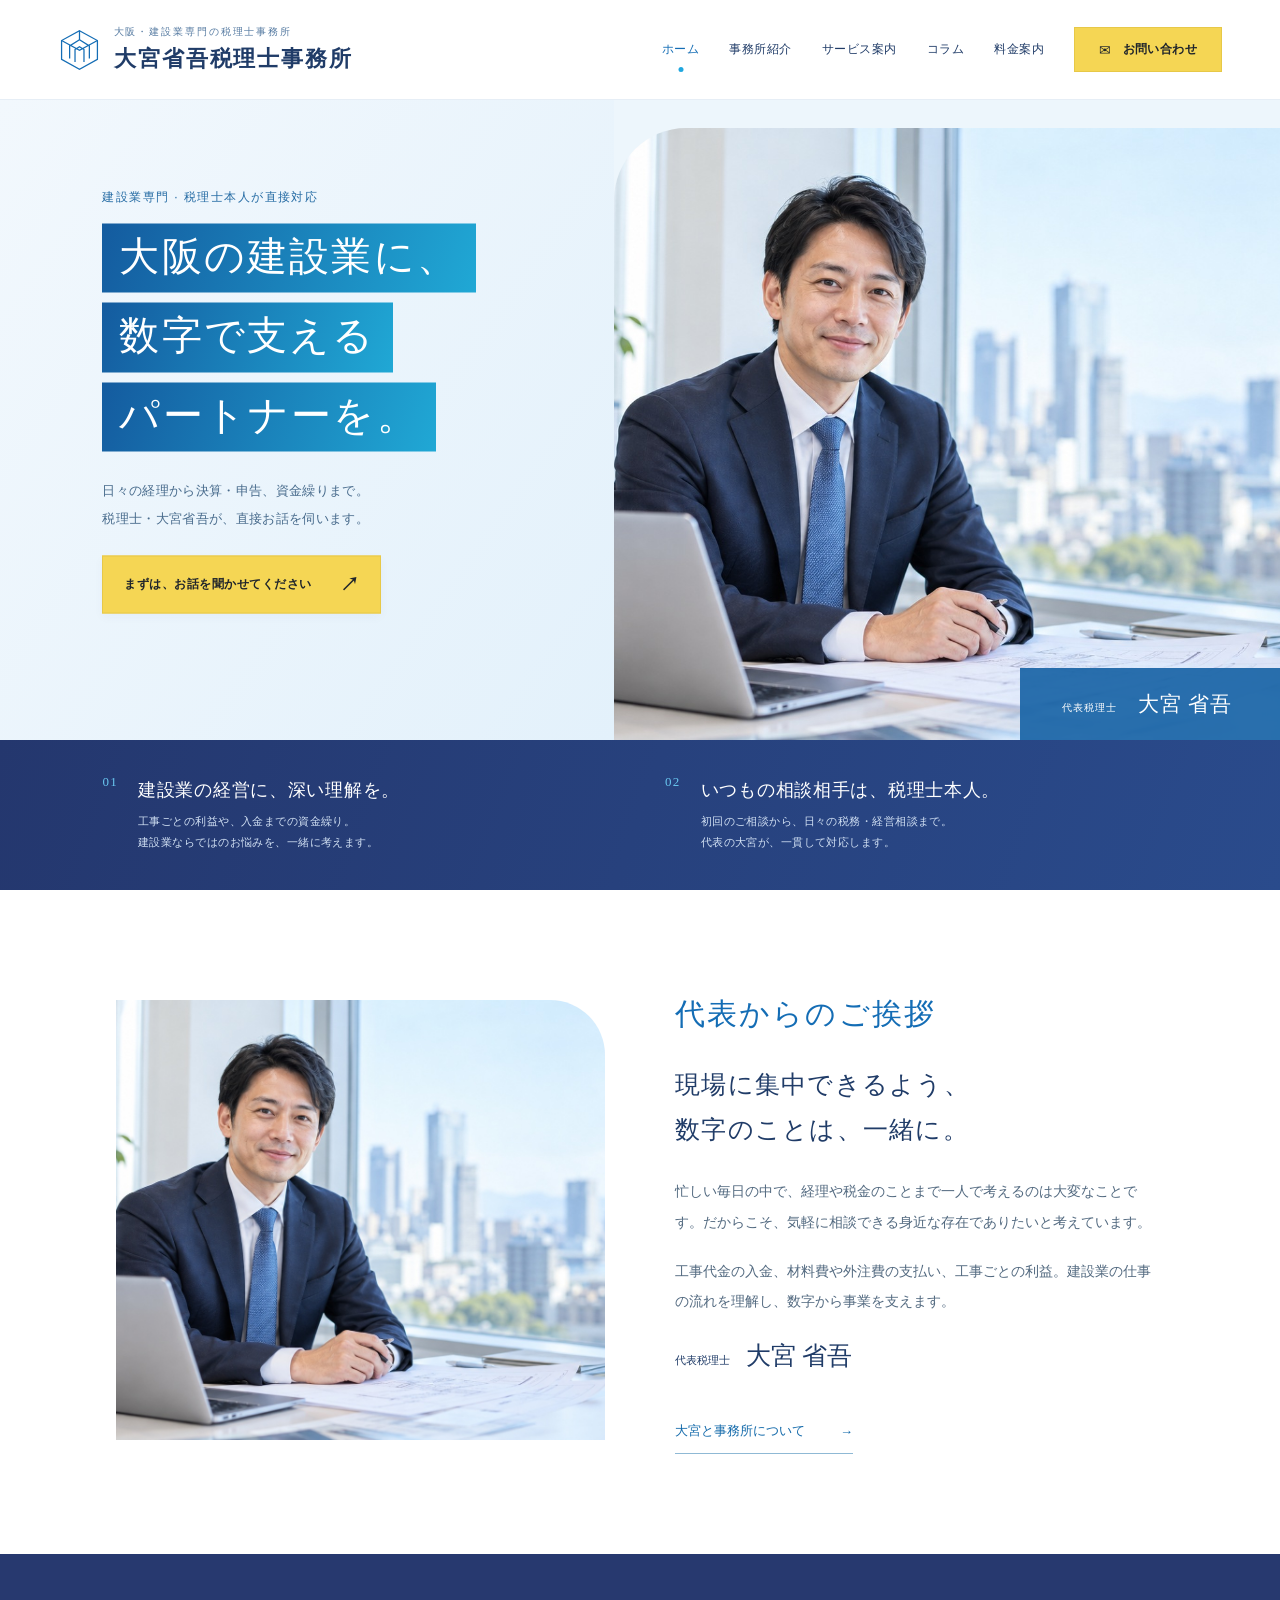
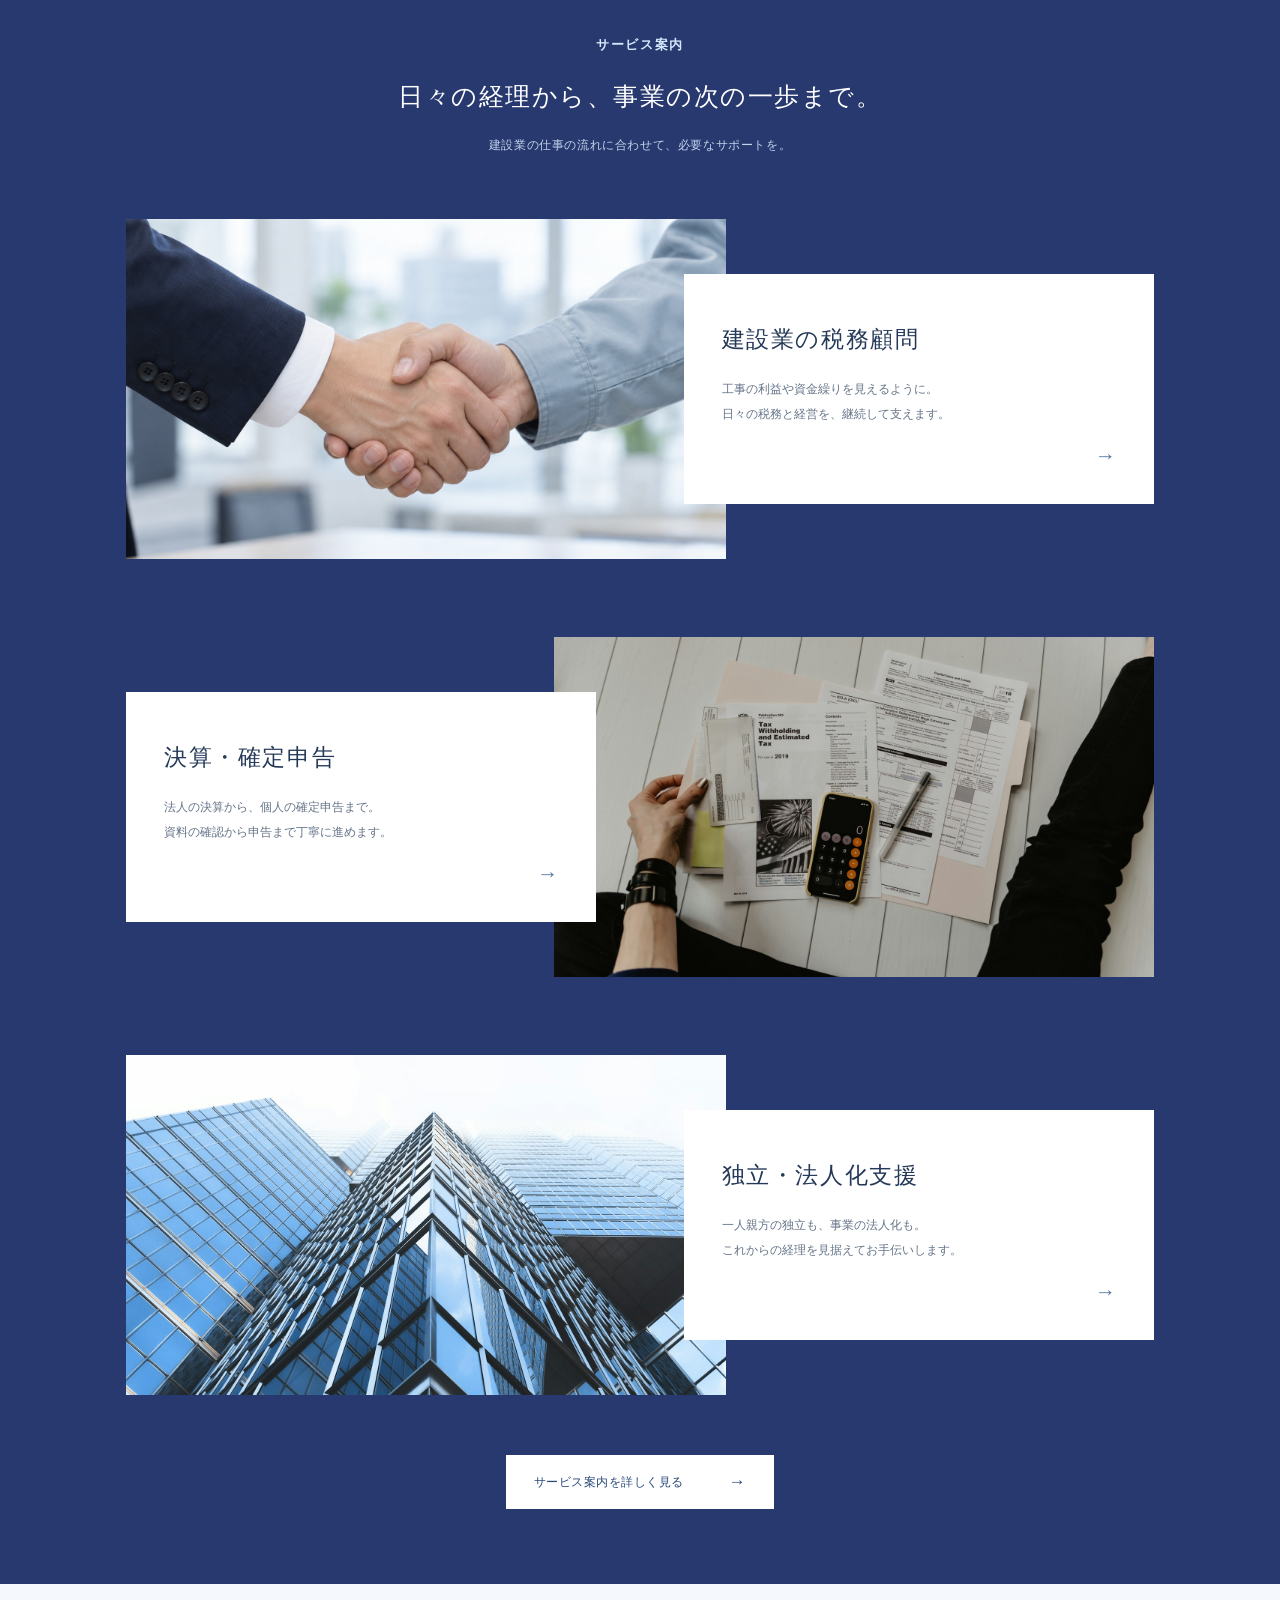
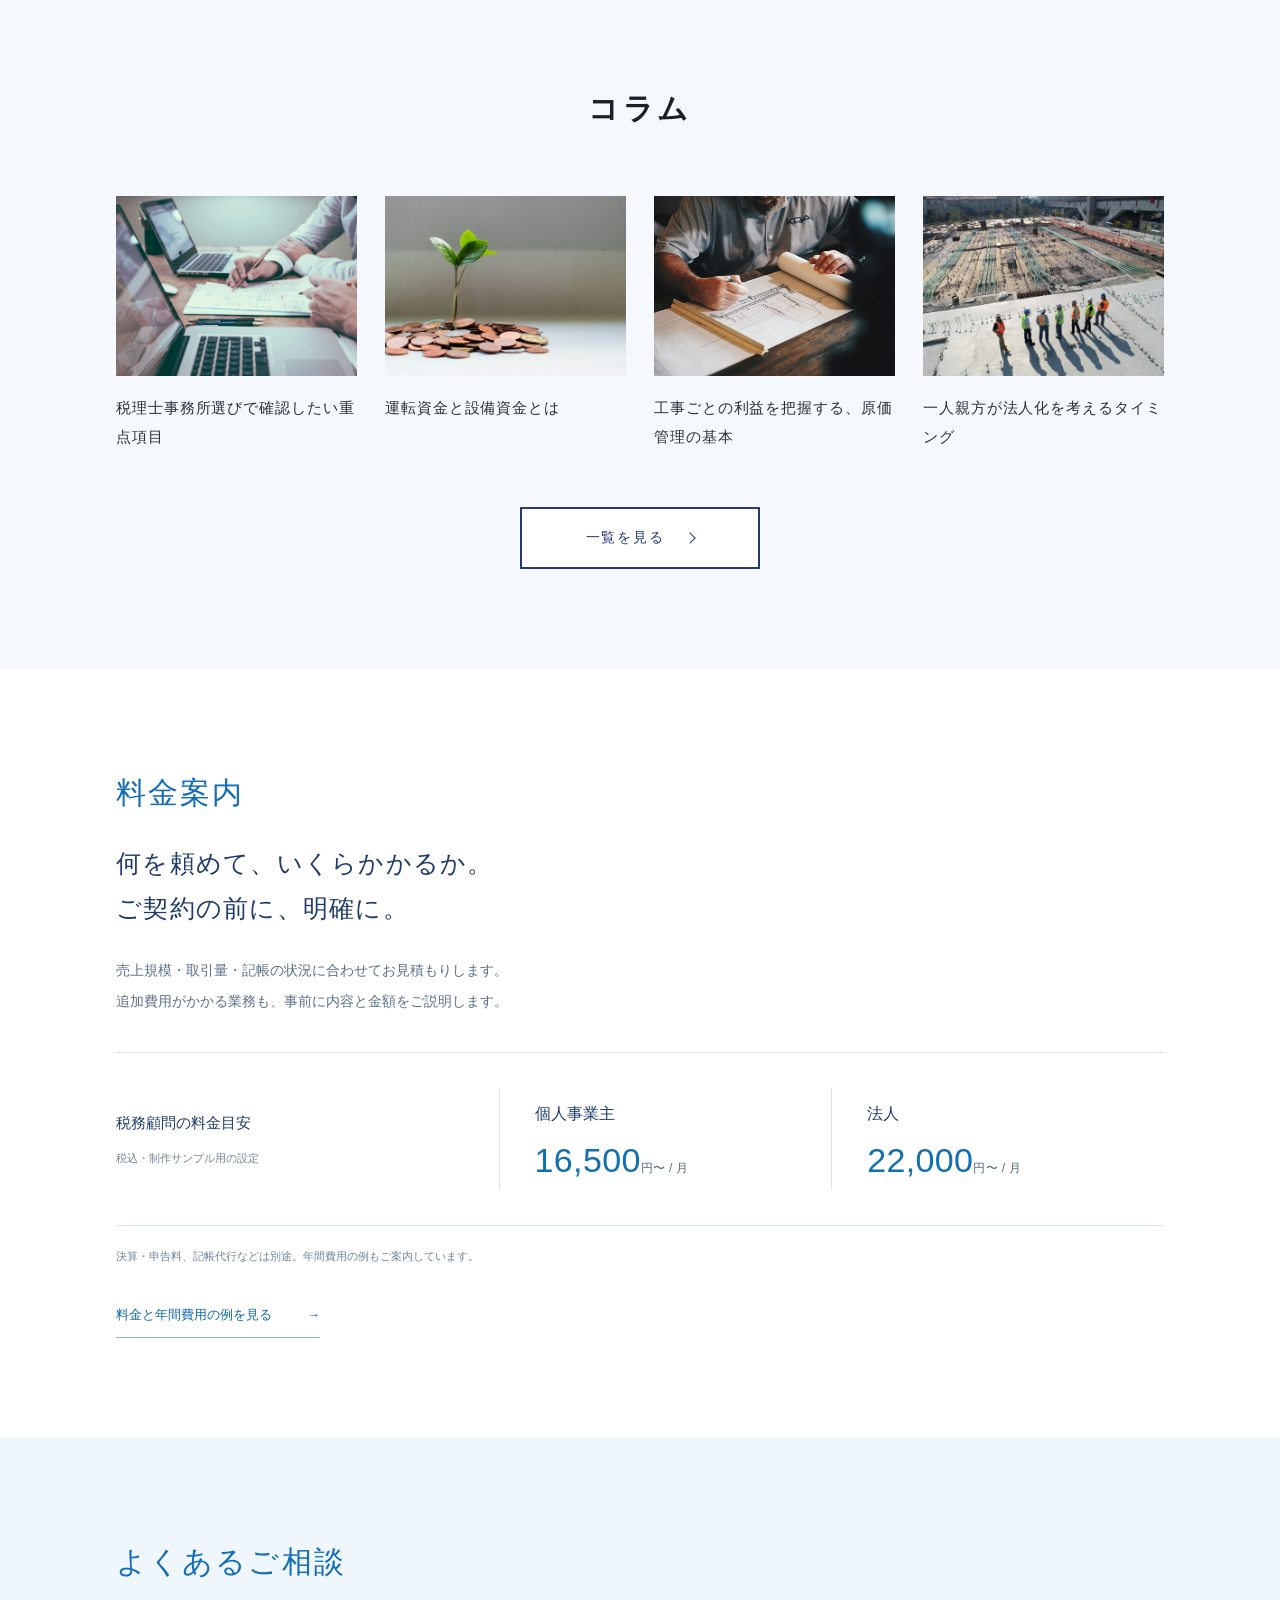
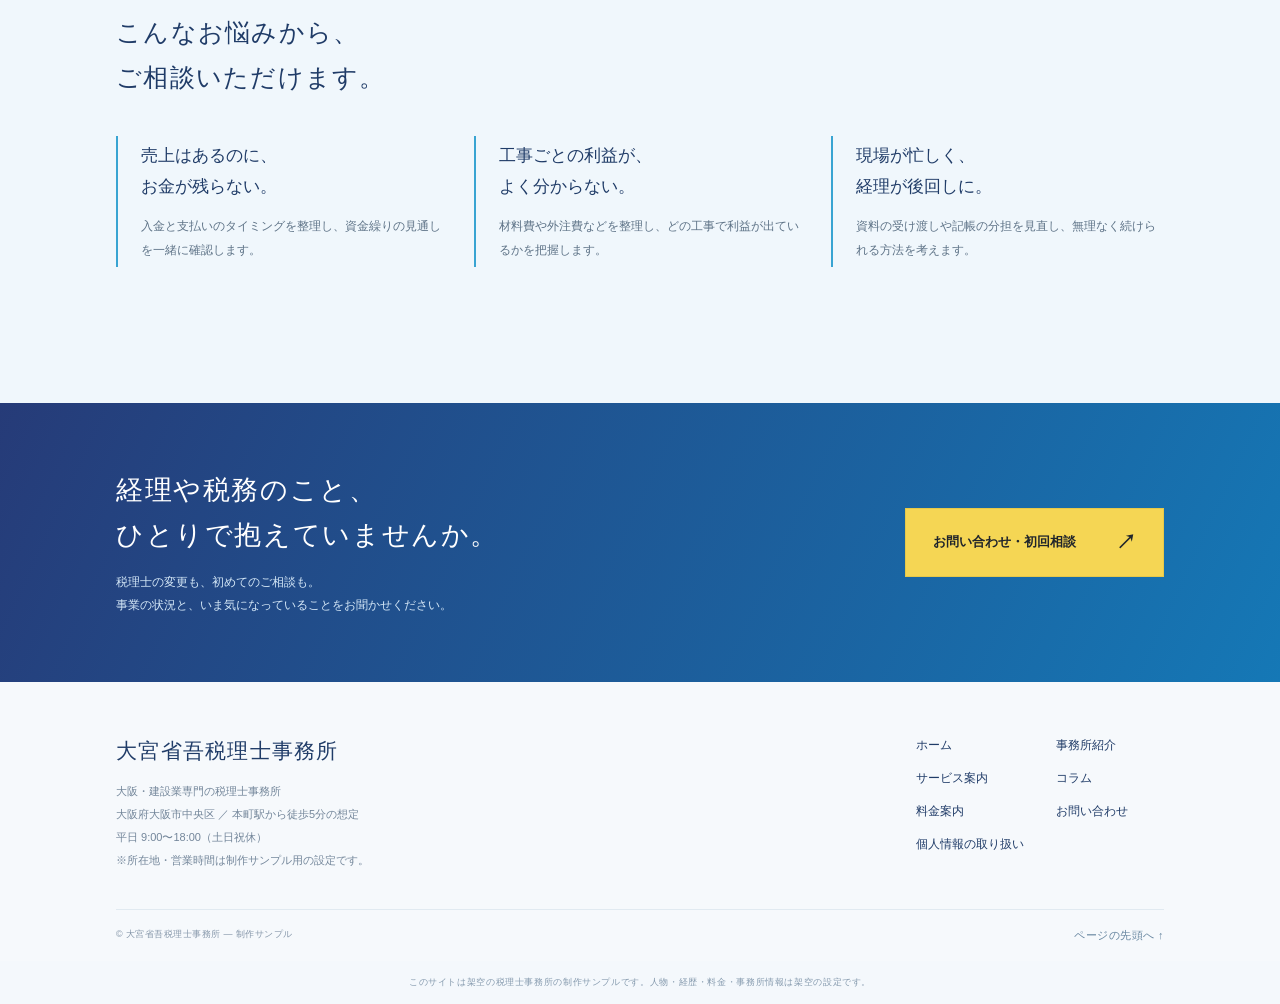
<file: index.html>
<!DOCTYPE html><html lang="ja"><head><meta charset="utf-8"><meta name="viewport" content="width=device-width,initial-scale=1"><title>大阪・建設業専門｜大宮省吾税理士事務所</title><meta name="description" content="大阪・建設業専門の大宮省吾税理士事務所。税務顧問、決算・申告、独立・法人化支援をご案内する架空の制作サンプルです。"><link rel="stylesheet" href="assets/site.css"><script src="assets/site.js" defer></script></head><body><header id="top"><a class="brand-link" href="index.html" aria-label="大宮省吾税理士事務所 ホーム"><div class="brand"><svg class="mark" viewBox="0 0 48 48" fill="none" aria-hidden="true"><path d="M24 3 44 14v21L24 46 4 35V14Z" stroke="currentColor" stroke-width="1.4"/><path d="M13 34V20l11-7 11 7v14M19 38V24l5-3 5 3v14M4 14l20 11 20-11M24 3v10" stroke="currentColor" stroke-width="1.4"/></svg><div><small>大阪・建設業専門の税理士事務所</small><strong>大宮省吾税理士事務所</strong></div></div></a><details class="mobile-nav"><summary aria-label="メニュー"></summary><div><a href="index.html">ホーム</a><a href="about.html">事務所紹介</a><a href="services.html">サービス案内</a><a href="column.html">コラム</a><a href="fees.html">料金案内</a><a href="contact.html">お問い合わせ</a></div></details><nav class="nav" aria-label="メインナビゲーション"><a href="index.html" class="active" aria-current="page">ホーム</a><a href="about.html">事務所紹介</a><a href="services.html">サービス案内</a><a href="column.html">コラム</a><a href="fees.html">料金案内</a><a class="contact" href="contact.html"><b aria-hidden="true">✉</b>お問い合わせ</a></nav></header><main><section class="hero" aria-label="大阪の建設業を支える大宮省吾税理士事務所"><img class="hero-image" src="assets/hero.jpg" alt="明るいオフィスで微笑む代表税理士のイメージ"><div class="copy"><p class="intro">建設業専門 · 税理士本人が直接対応</p><h1><span>大阪の建設業に、</span><span><em>数字で支える</em></span><span>パートナーを。</span></h1><p class="description">日々の経理から決算・申告、資金繰りまで。<br>税理士・大宮省吾が、直接お話を伺います。</p><a class="hero-cta" href="contact.html">まずは、お話を聞かせてください<span>↗</span></a></div><div class="portrait-caption"><span>代表税理士　<strong>大宮 省吾</strong></span></div><div class="scroll" aria-hidden="true">SCROLL</div></section>
<section class="strengths" aria-label="事務所の特徴"><div class="strength"><svg viewBox="0 0 48 48" aria-hidden="true"><path d="M8 40V16h14v24M22 9h17v31M4 40h40M12 22h6m-6 6h6m-6 6h6m10-18h5m-5 7h5m-5 7h5M29 40v-5h5v5"/></svg><div><h2>建設業の経営に、深い理解を。</h2><p>工事ごとの利益や、入金までの資金繰り。<br>建設業ならではのお悩みを、一緒に考えます。</p></div></div><div class="strength"><svg viewBox="0 0 48 48" aria-hidden="true"><circle cx="24" cy="12" r="7"/><path d="M11 42V31c0-7 5-11 13-11s13 4 13 11v11M18 21l6 10 6-10M24 31v11M8 42h32"/></svg><div><h2>いつもの相談相手は、税理士本人。</h2><p>初回のご相談から、日々の税務・経営相談まで。<br>代表の大宮が、一貫して対応します。</p></div></div></section>
<section class="section"><div class="wrap split"><div><img class="portrait" src="assets/hero.jpg" alt="代表税理士・大宮省吾のイメージ" loading="lazy"></div><div><h2 class="section-tag prominent-section-title">代表からのご挨拶</h2><h3 class="section-subtitle">現場に集中できるよう、<br>数字のことは、一緒に。</h3><div class="body-copy"><p>忙しい毎日の中で、経理や税金のことまで一人で考えるのは大変なことです。だからこそ、気軽に相談できる身近な存在でありたいと考えています。</p><p>工事代金の入金、材料費や外注費の支払い、工事ごとの利益。建設業の仕事の流れを理解し、数字から事業を支えます。</p></div><p class="name"><small>代表税理士</small>大宮 省吾</p><a class="text-link" href="about.html">大宮と事務所について <span>→</span></a></div></div></section>
<section class="section photo-services" id="services"><div class="wrap"><div class="photo-services-heading"><span class="section-tag">サービス案内</span><h2>日々の経理から、事業の次の一歩まで。</h2><p>建設業の仕事の流れに合わせて、必要なサポートを。</p></div><div class="photo-service-list"><a class="photo-service" href="services.html#tax"><img src="assets/service-tax-handshake.jpg" width="1536" height="1024" alt="スーツ姿の税理士と作業着姿の建設業者が握手する手元のイメージ" loading="lazy"><div class="photo-service-copy"><h3>建設業の税務顧問</h3><p>工事の利益や資金繰りを見えるように。<br>日々の税務と経営を、継続して支えます。</p><span class="photo-service-arrow" aria-hidden="true">→</span></div></a><a class="photo-service" href="services.html#closing"><img src="assets/service-closing.jpg" width="1600" height="918" alt="書類と電卓を使い会計内容を確認する手元" loading="lazy"><div class="photo-service-copy"><h3>決算・確定申告</h3><p>法人の決算から、個人の確定申告まで。<br>資料の確認から申告まで丁寧に進めます。</p><span class="photo-service-arrow" aria-hidden="true">→</span></div></a><a class="photo-service" href="services.html#startup"><img src="assets/service-startup.jpg" width="1600" height="1201" alt="空に向かって伸びるガラス張りのビル" loading="lazy"><div class="photo-service-copy"><h3>独立・法人化支援</h3><p>一人親方の独立も、事業の法人化も。<br>これからの経理を見据えてお手伝いします。</p><span class="photo-service-arrow" aria-hidden="true">→</span></div></a></div><div class="photo-services-bottom"><a href="services.html" class="photo-services-all">サービス案内を詳しく見る<span aria-hidden="true">→</span></a></div></div></section>
<section class="section column-section"><div class="wrap"><h2 class="column-title">コラム</h2><div class="column-list"><a class="column-card" href="column-choose.html"><img src="assets/column-choose.jpg" width="1200" height="801" alt="ノートパソコンと書類を前に打ち合わせをする手元" loading="lazy"><h3>税理士事務所選びで確認したい重点項目</h3></a><a class="column-card" href="column-funds.html"><img src="assets/column-funds.jpg" width="1200" height="800" alt="積み重なった硬貨から伸びる若葉" loading="lazy"><h3>運転資金と設備資金とは</h3></a><a class="column-card" href="column-cost.html"><img src="assets/column-cost.jpg" width="1200" height="675" alt="図面に書き込みをする建設業者の手元" loading="lazy"><h3>工事ごとの利益を把握する、原価管理の基本</h3></a><a class="column-card" href="column-incorporate.html"><img src="assets/column-incorporate.jpg" width="1200" height="800" alt="建設現場を見渡す作業員たち" loading="lazy"><h3>一人親方が法人化を考えるタイミング</h3></a></div><div class="column-more"><a class="column-more-link" href="column.html">一覧を見る<span aria-hidden="true"></span></a></div></div></section><section class="section"><div class="wrap"><h2 class="section-tag prominent-section-title">料金案内</h2><h3 class="section-subtitle">何を頼めて、いくらかかるか。<br>ご契約の前に、明確に。</h3><p class="lead">売上規模・取引量・記帳の状況に合わせてお見積もりします。<br>追加費用がかかる業務も、事前に内容と金額をご説明します。</p><div class="price-preview"><div><h3>税務顧問の料金目安</h3><p class="note">税込・制作サンプル用の設定</p></div><div><p>個人事業主</p><p class="big-price">16,500<small>円〜 / 月</small></p></div><div><p>法人</p><p class="big-price">22,000<small>円〜 / 月</small></p></div></div><p class="note">決算・申告料、記帳代行などは別途。年間費用の例もご案内しています。</p><a class="text-link" href="fees.html">料金と年間費用の例を見る <span>→</span></a></div></section>
<section class="section pale"><div class="wrap"><h2 class="section-tag prominent-section-title">よくあるご相談</h2><h3 class="section-subtitle">こんなお悩みから、<br>ご相談いただけます。</h3><div class="concerns"><article class="concern"><h3>売上はあるのに、<br>お金が残らない。</h3><p>入金と支払いのタイミングを整理し、資金繰りの見通しを一緒に確認します。</p></article><article class="concern"><h3>工事ごとの利益が、<br>よく分からない。</h3><p>材料費や外注費などを整理し、どの工事で利益が出ているかを把握します。</p></article><article class="concern"><h3>現場が忙しく、<br>経理が後回しに。</h3><p>資料の受け渡しや記帳の分担を見直し、無理なく続けられる方法を考えます。</p></article></div></div></section></main><section class="contact-band"><div class="wrap"><div><h2>経理や税務のこと、<br>ひとりで抱えていませんか。</h2><p>税理士の変更も、初めてのご相談も。<br>事業の状況と、いま気になっていることをお聞かせください。</p></div><a href="contact.html" class="cta-solid">お問い合わせ・初回相談<span aria-hidden="true">↗</span></a></div></section><footer><div class="wrap"><div class="footer-top"><div><p class="footer-name">大宮省吾税理士事務所</p><div class="footer-info">大阪・建設業専門の税理士事務所<br>大阪府大阪市中央区 ／ 本町駅から徒歩5分の想定<br>平日 9:00〜18:00（土日祝休）<br>※所在地・営業時間は制作サンプル用の設定です。</div></div><nav class="footer-nav" aria-label="フッターナビゲーション"><a href="index.html">ホーム</a><a href="about.html">事務所紹介</a><a href="services.html">サービス案内</a><a href="column.html">コラム</a><a href="fees.html">料金案内</a><a href="contact.html">お問い合わせ</a><a href="contact.html#privacy">個人情報の取り扱い</a></nav></div><div class="copyright"><span>© 大宮省吾税理士事務所 — 制作サンプル</span><a class="top-link" href="#top">ページの先頭へ ↑</a></div></div></footer><p class="sample">このサイトは架空の税理士事務所の制作サンプルです。人物・経歴・料金・事務所情報は架空の設定です。</p></body></html>
</file>
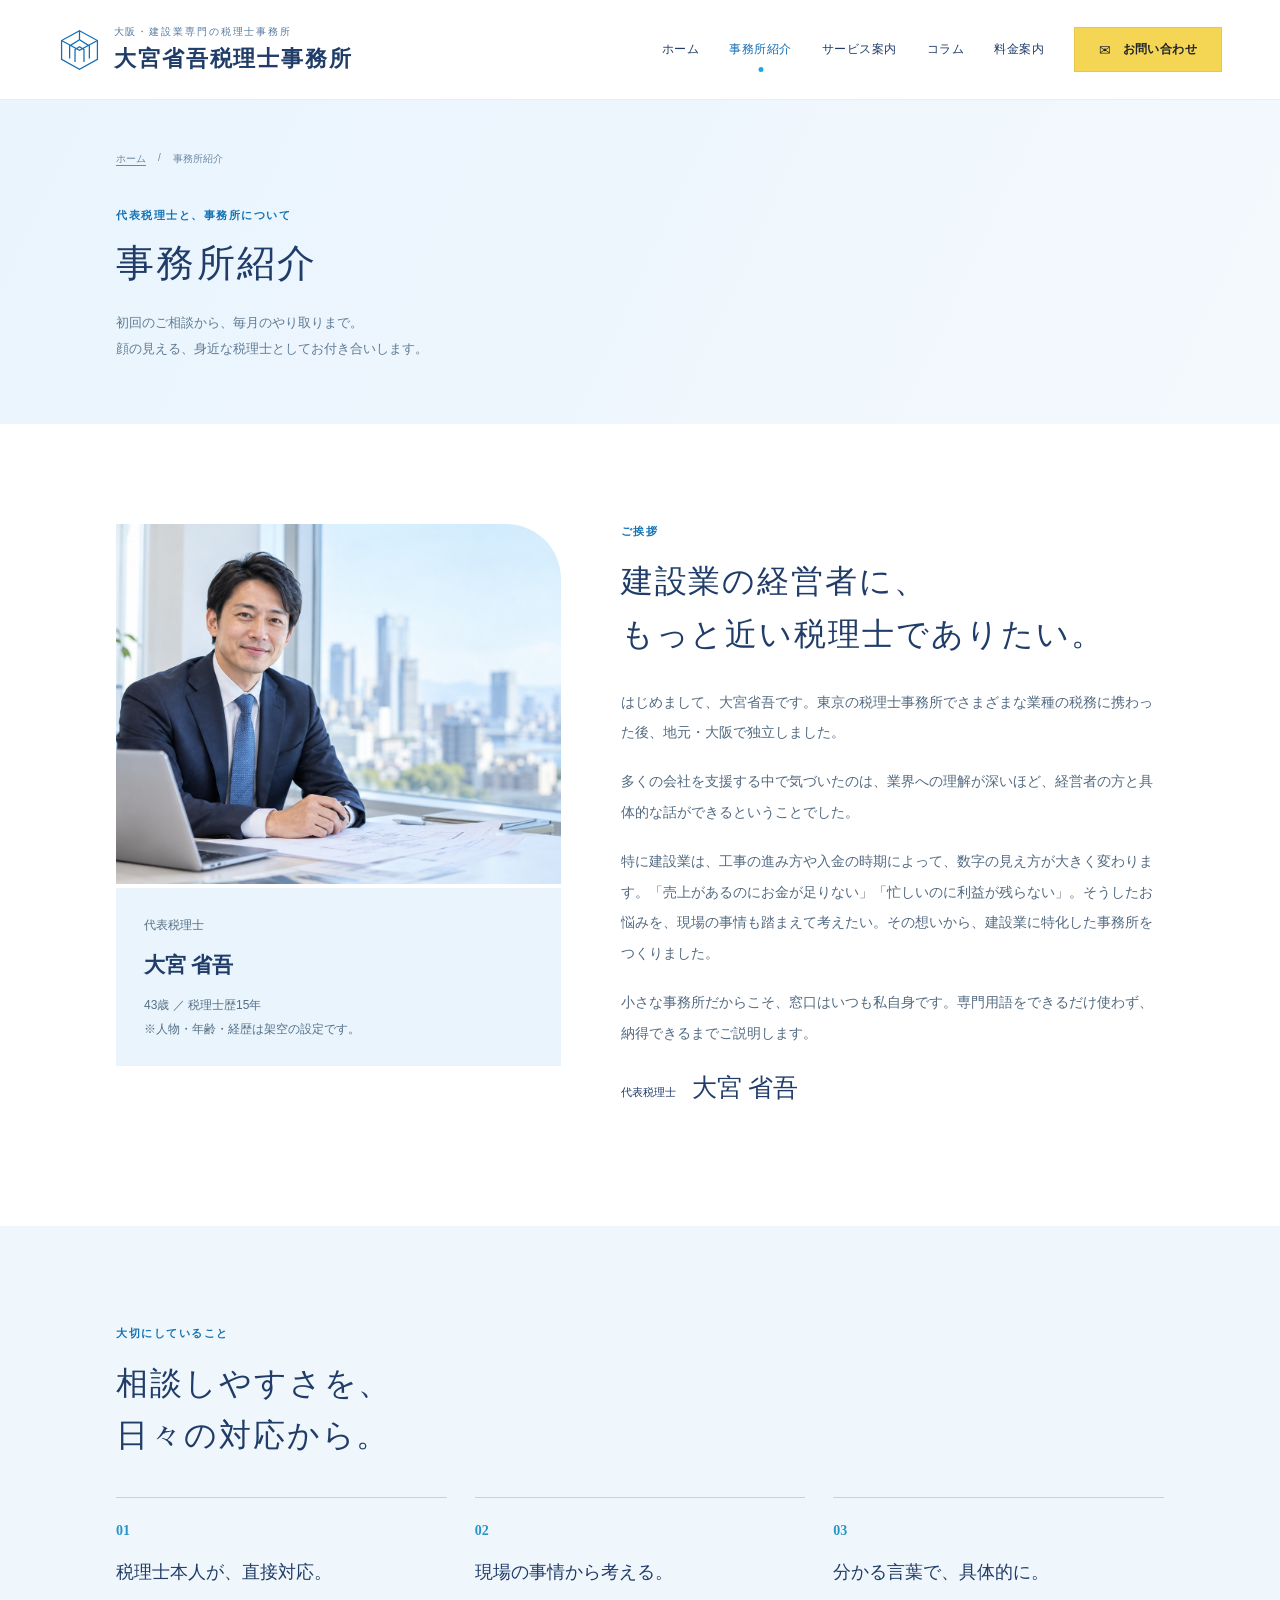
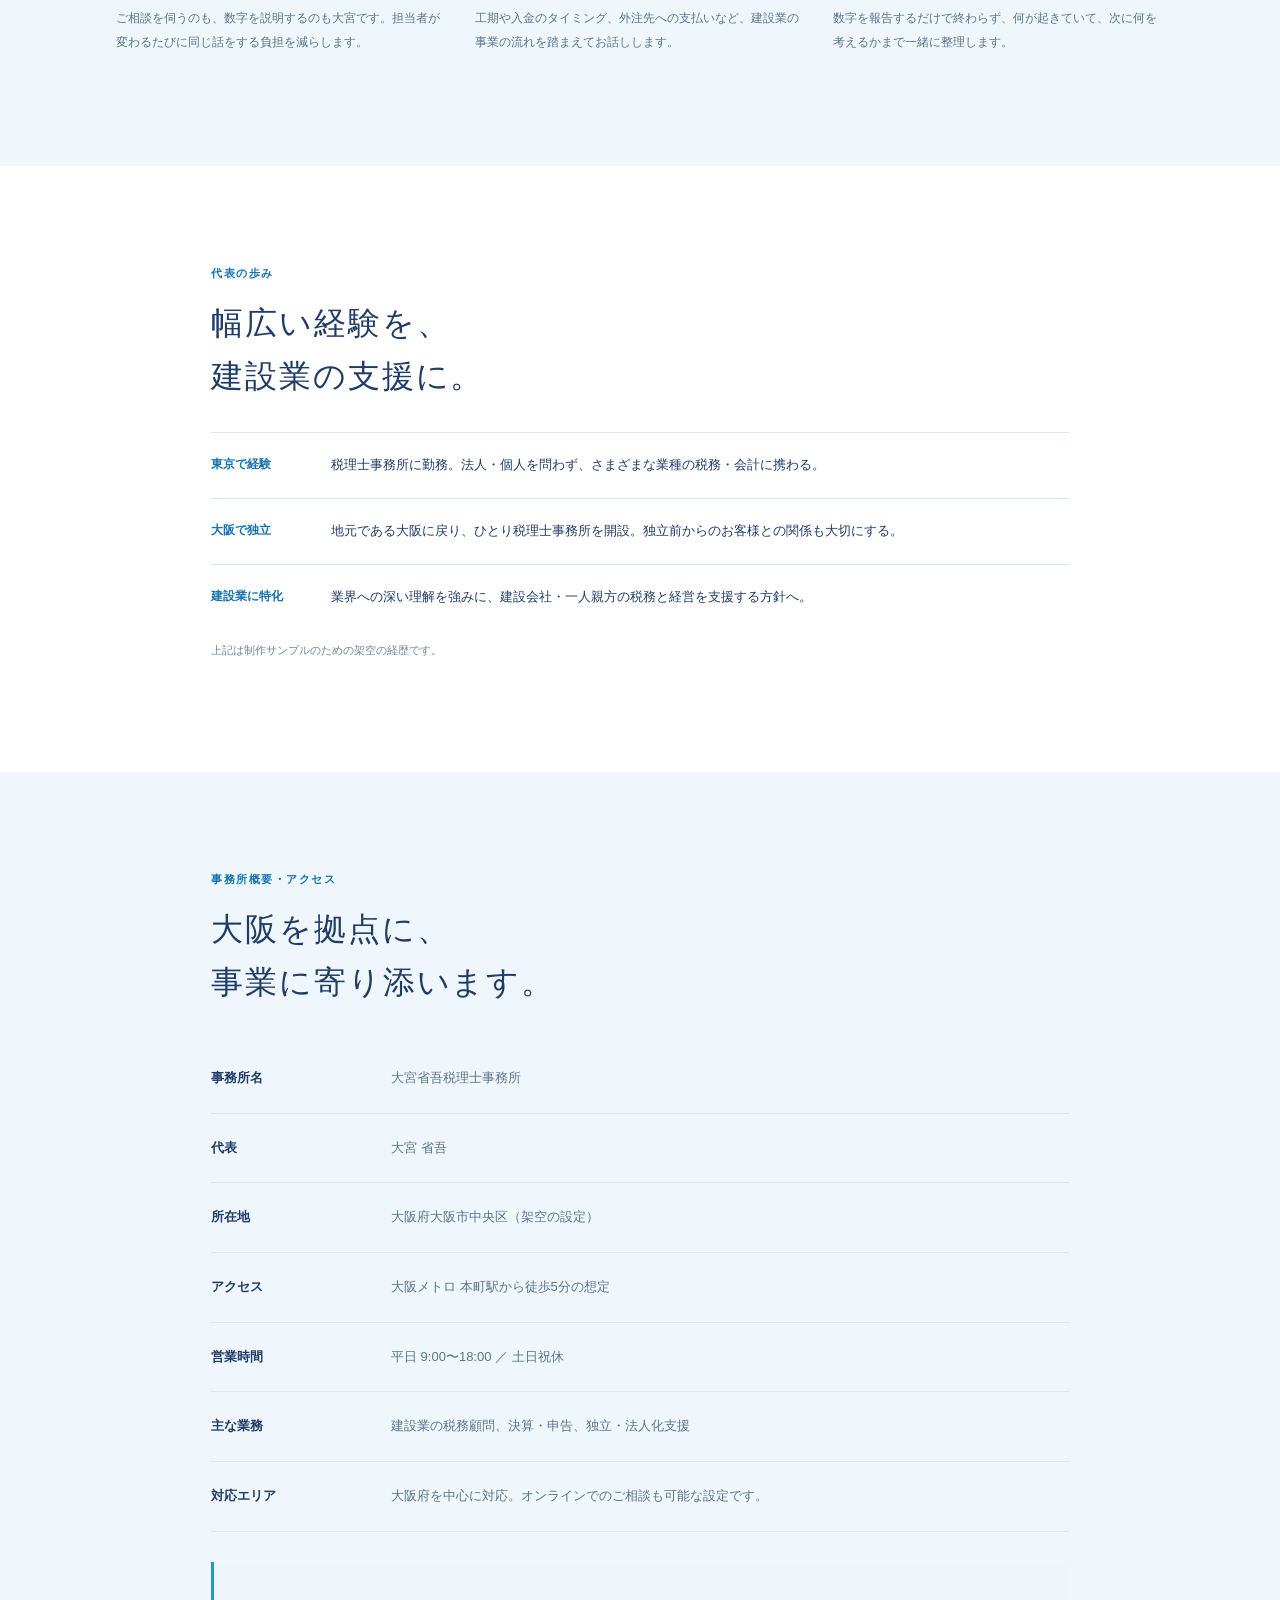
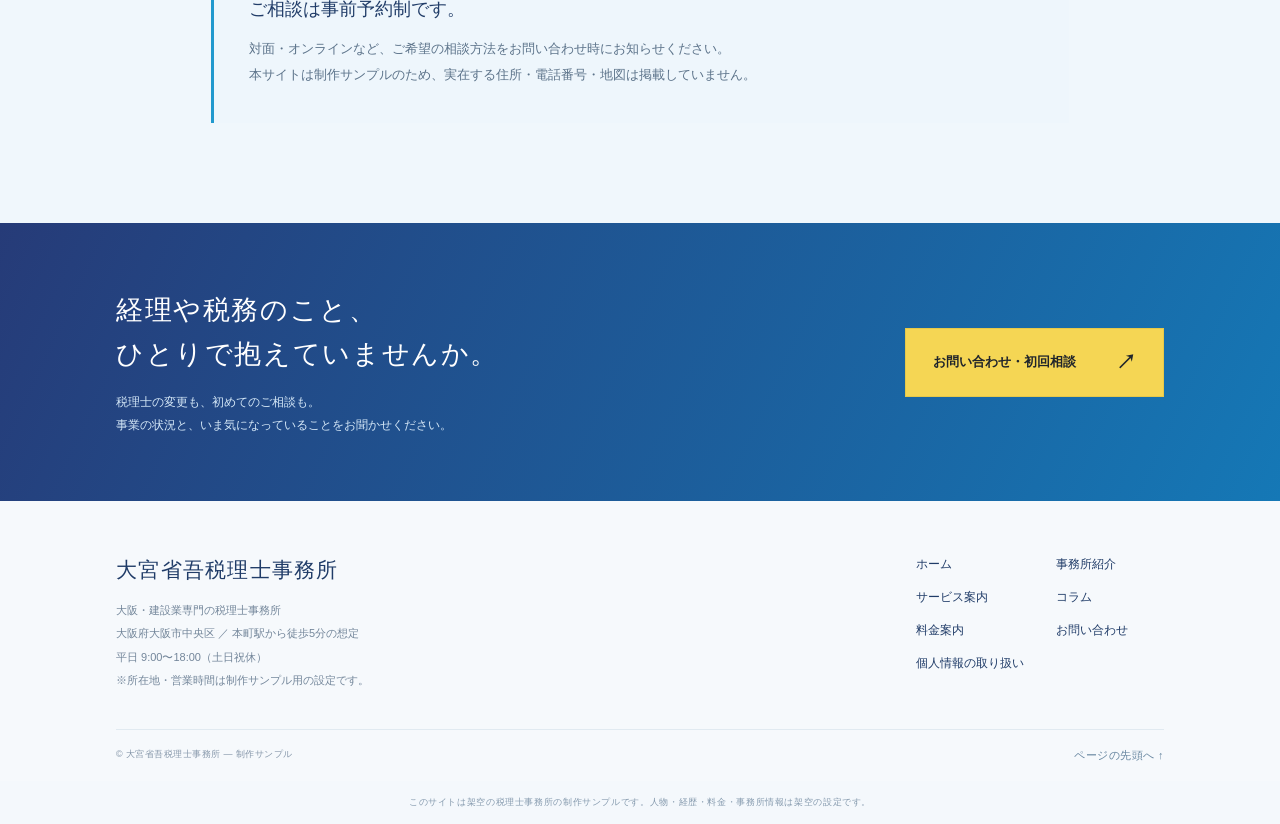
<file: about.html>
<!DOCTYPE html><html lang="ja"><head><meta charset="utf-8"><meta name="viewport" content="width=device-width,initial-scale=1"><title>事務所紹介｜大宮省吾税理士事務所</title><meta name="description" content="大阪・建設業専門の大宮省吾税理士事務所。税務顧問、決算・申告、独立・法人化支援をご案内する架空の制作サンプルです。"><link rel="stylesheet" href="assets/site.css"><script src="assets/site.js" defer></script></head><body><header id="top"><a class="brand-link" href="index.html" aria-label="大宮省吾税理士事務所 ホーム"><div class="brand"><svg class="mark" viewBox="0 0 48 48" fill="none" aria-hidden="true"><path d="M24 3 44 14v21L24 46 4 35V14Z" stroke="currentColor" stroke-width="1.4"/><path d="M13 34V20l11-7 11 7v14M19 38V24l5-3 5 3v14M4 14l20 11 20-11M24 3v10" stroke="currentColor" stroke-width="1.4"/></svg><div><small>大阪・建設業専門の税理士事務所</small><strong>大宮省吾税理士事務所</strong></div></div></a><details class="mobile-nav"><summary aria-label="メニュー"></summary><div><a href="index.html">ホーム</a><a href="about.html">事務所紹介</a><a href="services.html">サービス案内</a><a href="column.html">コラム</a><a href="fees.html">料金案内</a><a href="contact.html">お問い合わせ</a></div></details><nav class="nav" aria-label="メインナビゲーション"><a href="index.html">ホーム</a><a href="about.html" class="active" aria-current="page">事務所紹介</a><a href="services.html">サービス案内</a><a href="column.html">コラム</a><a href="fees.html">料金案内</a><a class="contact" href="contact.html"><b aria-hidden="true">✉</b>お問い合わせ</a></nav></header><main><section class="page-intro"><div class="wrap"><div class="breadcrumb"><a href="index.html">ホーム</a><span>/</span><span>事務所紹介</span></div><span class="section-tag">代表税理士と、事務所について</span><h1>事務所紹介</h1><p>初回のご相談から、毎月のやり取りまで。<br>顔の見える、身近な税理士としてお付き合いします。</p></div></section>
<section class="section"><div class="wrap profile-layout"><div><img class="portrait" src="assets/hero.jpg" alt="代表税理士・大宮省吾のイメージ"><div class="profile-aside">代表税理士<strong>大宮 省吾</strong>43歳 ／ 税理士歴15年<br>※人物・年齢・経歴は架空の設定です。</div></div><div><span class="section-tag">ご挨拶</span><h2>建設業の経営者に、<br>もっと近い税理士でありたい。</h2><div class="body-copy"><p>はじめまして、大宮省吾です。東京の税理士事務所でさまざまな業種の税務に携わった後、地元・大阪で独立しました。</p><p>多くの会社を支援する中で気づいたのは、業界への理解が深いほど、経営者の方と具体的な話ができるということでした。</p><p>特に建設業は、工事の進み方や入金の時期によって、数字の見え方が大きく変わります。「売上があるのにお金が足りない」「忙しいのに利益が残らない」。そうしたお悩みを、現場の事情も踏まえて考えたい。その想いから、建設業に特化した事務所をつくりました。</p><p>小さな事務所だからこそ、窓口はいつも私自身です。専門用語をできるだけ使わず、納得できるまでご説明します。</p></div><p class="name"><small>代表税理士</small>大宮 省吾</p></div></div></section>
<section class="section pale"><div class="wrap"><span class="section-tag">大切にしていること</span><h2>相談しやすさを、<br>日々の対応から。</h2><div class="values"><article class="value"><b>01</b><h3>税理士本人が、直接対応。</h3><p>ご相談を伺うのも、数字を説明するのも大宮です。担当者が変わるたびに同じ話をする負担を減らします。</p></article><article class="value"><b>02</b><h3>現場の事情から考える。</h3><p>工期や入金のタイミング、外注先への支払いなど、建設業の事業の流れを踏まえてお話しします。</p></article><article class="value"><b>03</b><h3>分かる言葉で、具体的に。</h3><p>数字を報告するだけで終わらず、何が起きていて、次に何を考えるかまで一緒に整理します。</p></article></div></div></section>
<section class="section"><div class="wrap narrow"><span class="section-tag">代表の歩み</span><h2>幅広い経験を、<br>建設業の支援に。</h2><ul class="career"><li><strong>東京で経験</strong><span>税理士事務所に勤務。法人・個人を問わず、さまざまな業種の税務・会計に携わる。</span></li><li><strong>大阪で独立</strong><span>地元である大阪に戻り、ひとり税理士事務所を開設。独立前からのお客様との関係も大切にする。</span></li><li><strong>建設業に特化</strong><span>業界への深い理解を強みに、建設会社・一人親方の税務と経営を支援する方針へ。</span></li></ul><p class="note">上記は制作サンプルのための架空の経歴です。</p></div></section>
<section class="section pale"><div class="wrap narrow"><span class="section-tag">事務所概要・アクセス</span><h2>大阪を拠点に、<br>事業に寄り添います。</h2><dl class="info-list"><div><dt>事務所名</dt><dd>大宮省吾税理士事務所</dd></div><div><dt>代表</dt><dd>大宮 省吾</dd></div><div><dt>所在地</dt><dd>大阪府大阪市中央区（架空の設定）</dd></div><div><dt>アクセス</dt><dd>大阪メトロ 本町駅から徒歩5分の想定</dd></div><div><dt>営業時間</dt><dd>平日 9:00〜18:00 ／ 土日祝休</dd></div><div><dt>主な業務</dt><dd>建設業の税務顧問、決算・申告、独立・法人化支援</dd></div><div><dt>対応エリア</dt><dd>大阪府を中心に対応。オンラインでのご相談も可能な設定です。</dd></div></dl><div class="access-box"><h3>ご相談は事前予約制です。</h3><p>対面・オンラインなど、ご希望の相談方法をお問い合わせ時にお知らせください。<br>本サイトは制作サンプルのため、実在する住所・電話番号・地図は掲載していません。</p></div></div></section></main><section class="contact-band"><div class="wrap"><div><h2>経理や税務のこと、<br>ひとりで抱えていませんか。</h2><p>税理士の変更も、初めてのご相談も。<br>事業の状況と、いま気になっていることをお聞かせください。</p></div><a href="contact.html" class="cta-solid">お問い合わせ・初回相談<span aria-hidden="true">↗</span></a></div></section><footer><div class="wrap"><div class="footer-top"><div><p class="footer-name">大宮省吾税理士事務所</p><div class="footer-info">大阪・建設業専門の税理士事務所<br>大阪府大阪市中央区 ／ 本町駅から徒歩5分の想定<br>平日 9:00〜18:00（土日祝休）<br>※所在地・営業時間は制作サンプル用の設定です。</div></div><nav class="footer-nav" aria-label="フッターナビゲーション"><a href="index.html">ホーム</a><a href="about.html">事務所紹介</a><a href="services.html">サービス案内</a><a href="column.html">コラム</a><a href="fees.html">料金案内</a><a href="contact.html">お問い合わせ</a><a href="contact.html#privacy">個人情報の取り扱い</a></nav></div><div class="copyright"><span>© 大宮省吾税理士事務所 — 制作サンプル</span><a class="top-link" href="#top">ページの先頭へ ↑</a></div></div></footer><p class="sample">このサイトは架空の税理士事務所の制作サンプルです。人物・経歴・料金・事務所情報は架空の設定です。</p></body></html>
</file>
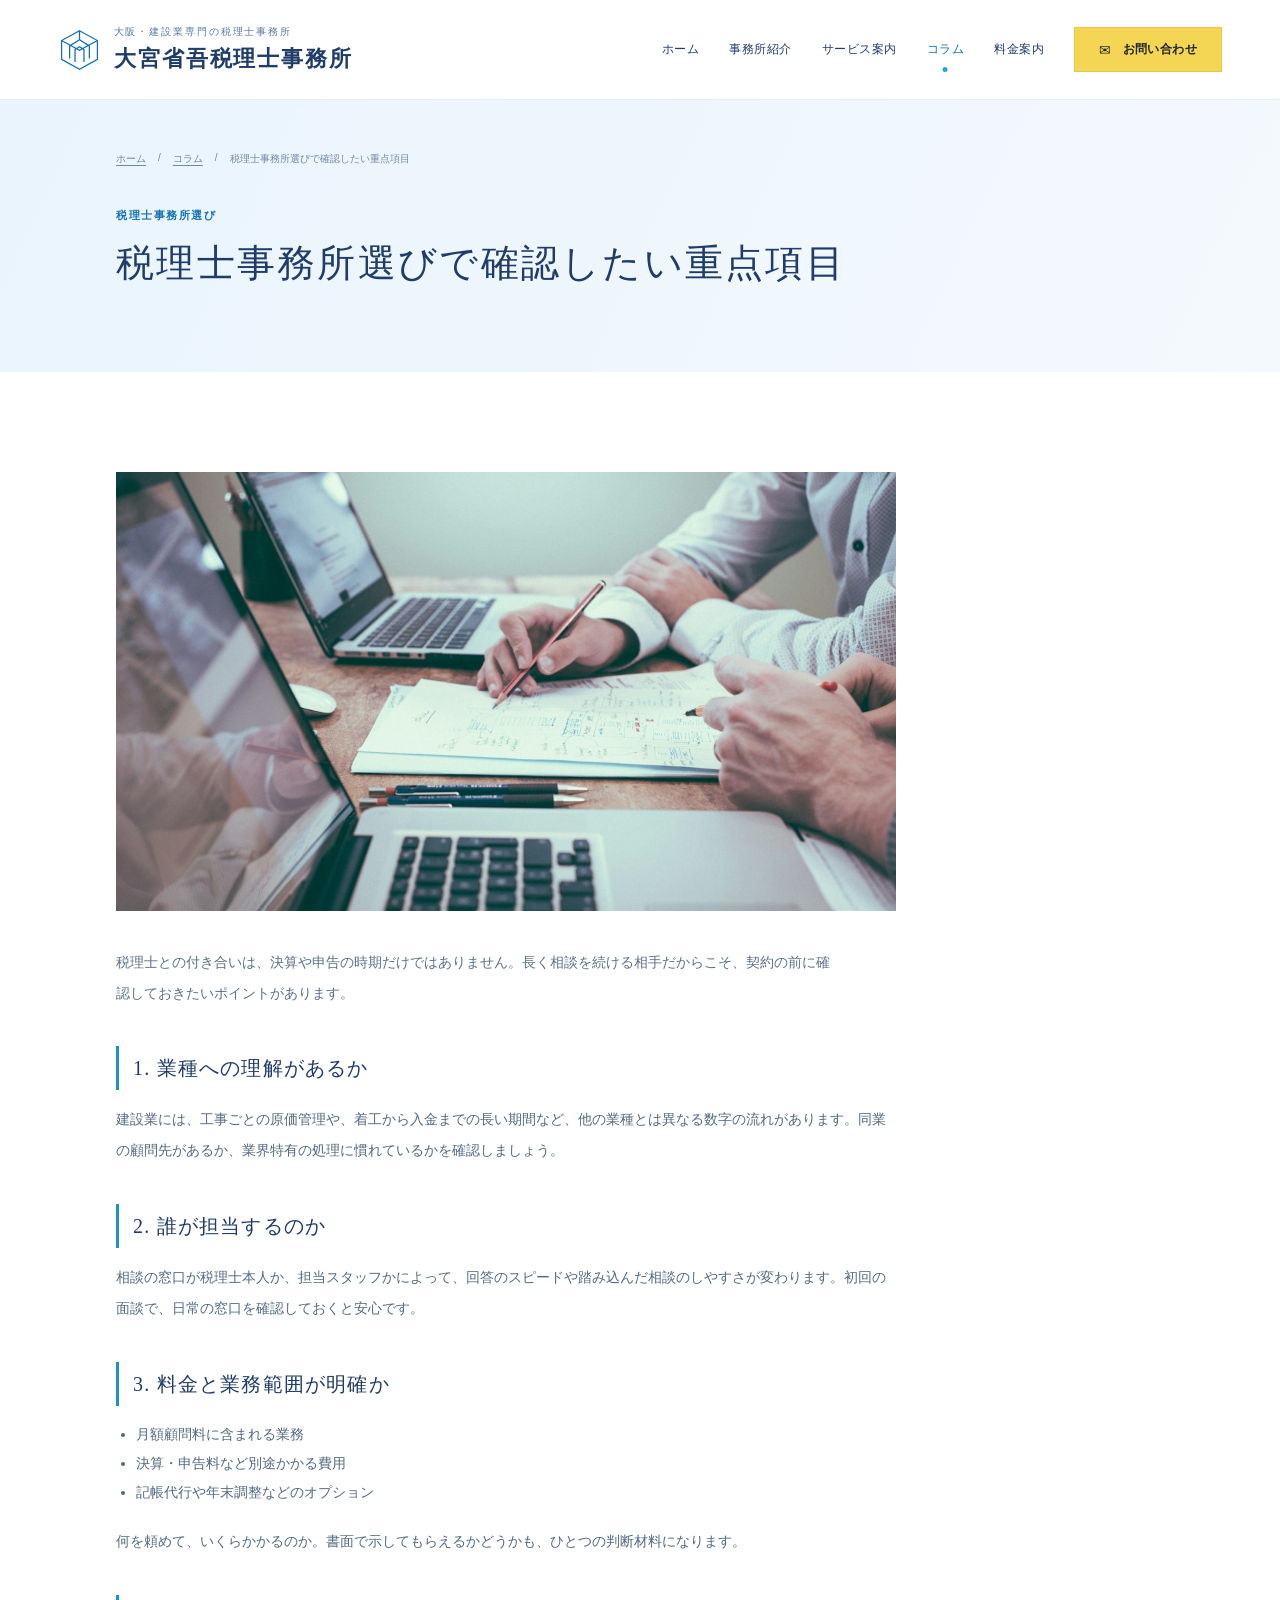
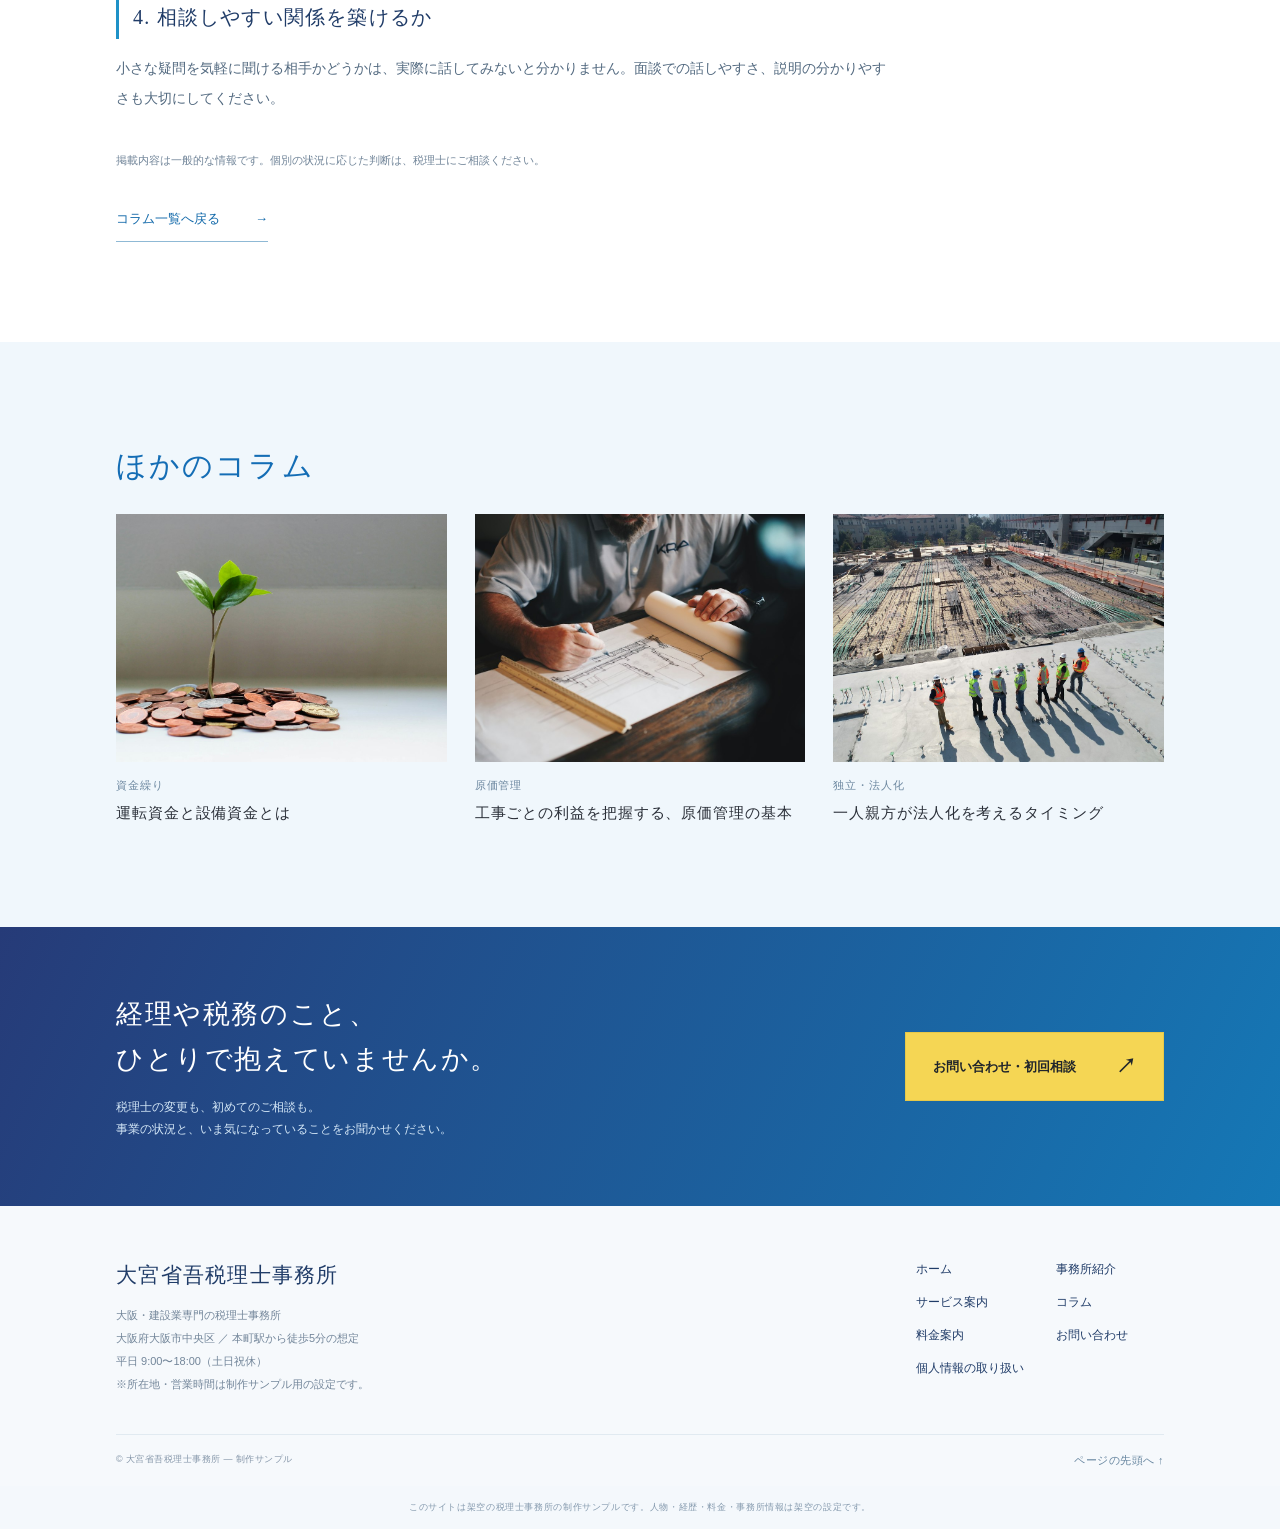
<file: column-choose.html>
<!DOCTYPE html><html lang="ja"><head><meta charset="utf-8"><meta name="viewport" content="width=device-width,initial-scale=1"><title>税理士事務所選びで確認したい重点項目｜コラム｜大宮省吾税理士事務所</title><meta name="description" content="税理士との付き合いは、決算や申告の時期だけではありません。長く相談を続ける相手だからこそ、契約の前に確認しておきたいポイントがあります。"><link rel="stylesheet" href="assets/site.css"><script src="assets/site.js" defer></script></head><body><header id="top"><a class="brand-link" href="index.html" aria-label="大宮省吾税理士事務所 ホーム"><div class="brand"><svg class="mark" viewBox="0 0 48 48" fill="none" aria-hidden="true"><path d="M24 3 44 14v21L24 46 4 35V14Z" stroke="currentColor" stroke-width="1.4"/><path d="M13 34V20l11-7 11 7v14M19 38V24l5-3 5 3v14M4 14l20 11 20-11M24 3v10" stroke="currentColor" stroke-width="1.4"/></svg><div><small>大阪・建設業専門の税理士事務所</small><strong>大宮省吾税理士事務所</strong></div></div></a><details class="mobile-nav"><summary aria-label="メニュー"></summary><div><a href="index.html">ホーム</a><a href="about.html">事務所紹介</a><a href="services.html">サービス案内</a><a href="column.html">コラム</a><a href="fees.html">料金案内</a><a href="contact.html">お問い合わせ</a></div></details><nav class="nav" aria-label="メインナビゲーション"><a href="index.html">ホーム</a><a href="about.html">事務所紹介</a><a href="services.html">サービス案内</a><a href="column.html" class="active">コラム</a><a href="fees.html">料金案内</a><a class="contact" href="contact.html"><b aria-hidden="true">✉</b>お問い合わせ</a></nav></header><main><section class="page-intro"><div class="wrap"><div class="breadcrumb"><a href="index.html">ホーム</a><span>/</span><a href="column.html">コラム</a><span>/</span><span>税理士事務所選びで確認したい重点項目</span></div><span class="section-tag">税理士事務所選び</span><h1>税理士事務所選びで確認したい重点項目</h1></div></section><section class="section"><div class="wrap"><article class="column-article"><img src="assets/column-choose.jpg" width="1200" height="801" alt="ノートパソコンと書類を前に打ち合わせをする手元"><div class="body-copy"><p class="lead">税理士との付き合いは、決算や申告の時期だけではありません。長く相談を続ける相手だからこそ、契約の前に確認しておきたいポイントがあります。</p><h3>1. 業種への理解があるか</h3><p>建設業には、工事ごとの原価管理や、着工から入金までの長い期間など、他の業種とは異なる数字の流れがあります。同業の顧問先があるか、業界特有の処理に慣れているかを確認しましょう。</p><h3>2. 誰が担当するのか</h3><p>相談の窓口が税理士本人か、担当スタッフかによって、回答のスピードや踏み込んだ相談のしやすさが変わります。初回の面談で、日常の窓口を確認しておくと安心です。</p><h3>3. 料金と業務範囲が明確か</h3><ul><li>月額顧問料に含まれる業務</li><li>決算・申告料など別途かかる費用</li><li>記帳代行や年末調整などのオプション</li></ul><p>何を頼めて、いくらかかるのか。書面で示してもらえるかどうかも、ひとつの判断材料になります。</p><h3>4. 相談しやすい関係を築けるか</h3><p>小さな疑問を気軽に聞ける相手かどうかは、実際に話してみないと分かりません。面談での話しやすさ、説明の分かりやすさも大切にしてください。</p></div><p class="note">掲載内容は一般的な情報です。個別の状況に応じた判断は、税理士にご相談ください。</p><a class="text-link" href="column.html">コラム一覧へ戻る <span>→</span></a></article></div></section><section class="section pale"><div class="wrap"><h2 class="section-tag prominent-section-title">ほかのコラム</h2><div class="column-related"><a class="column-card" href="column-funds.html"><img src="assets/column-funds.jpg" width="1200" height="800" alt="" loading="lazy"><span class="column-meta">資金繰り</span><h3>運転資金と設備資金とは</h3></a><a class="column-card" href="column-cost.html"><img src="assets/column-cost.jpg" width="1200" height="675" alt="" loading="lazy"><span class="column-meta">原価管理</span><h3>工事ごとの利益を把握する、原価管理の基本</h3></a><a class="column-card" href="column-incorporate.html"><img src="assets/column-incorporate.jpg" width="1200" height="800" alt="" loading="lazy"><span class="column-meta">独立・法人化</span><h3>一人親方が法人化を考えるタイミング</h3></a></div></div></section></main><section class="contact-band"><div class="wrap"><div><h2>経理や税務のこと、<br>ひとりで抱えていませんか。</h2><p>税理士の変更も、初めてのご相談も。<br>事業の状況と、いま気になっていることをお聞かせください。</p></div><a href="contact.html" class="cta-solid">お問い合わせ・初回相談<span aria-hidden="true">↗</span></a></div></section><footer><div class="wrap"><div class="footer-top"><div><p class="footer-name">大宮省吾税理士事務所</p><div class="footer-info">大阪・建設業専門の税理士事務所<br>大阪府大阪市中央区 ／ 本町駅から徒歩5分の想定<br>平日 9:00〜18:00（土日祝休）<br>※所在地・営業時間は制作サンプル用の設定です。</div></div><nav class="footer-nav" aria-label="フッターナビゲーション"><a href="index.html">ホーム</a><a href="about.html">事務所紹介</a><a href="services.html">サービス案内</a><a href="column.html">コラム</a><a href="fees.html">料金案内</a><a href="contact.html">お問い合わせ</a><a href="contact.html#privacy">個人情報の取り扱い</a></nav></div><div class="copyright"><span>© 大宮省吾税理士事務所 — 制作サンプル</span><a class="top-link" href="#top">ページの先頭へ ↑</a></div></div></footer><p class="sample">このサイトは架空の税理士事務所の制作サンプルです。人物・経歴・料金・事務所情報は架空の設定です。</p></body></html>
</file>
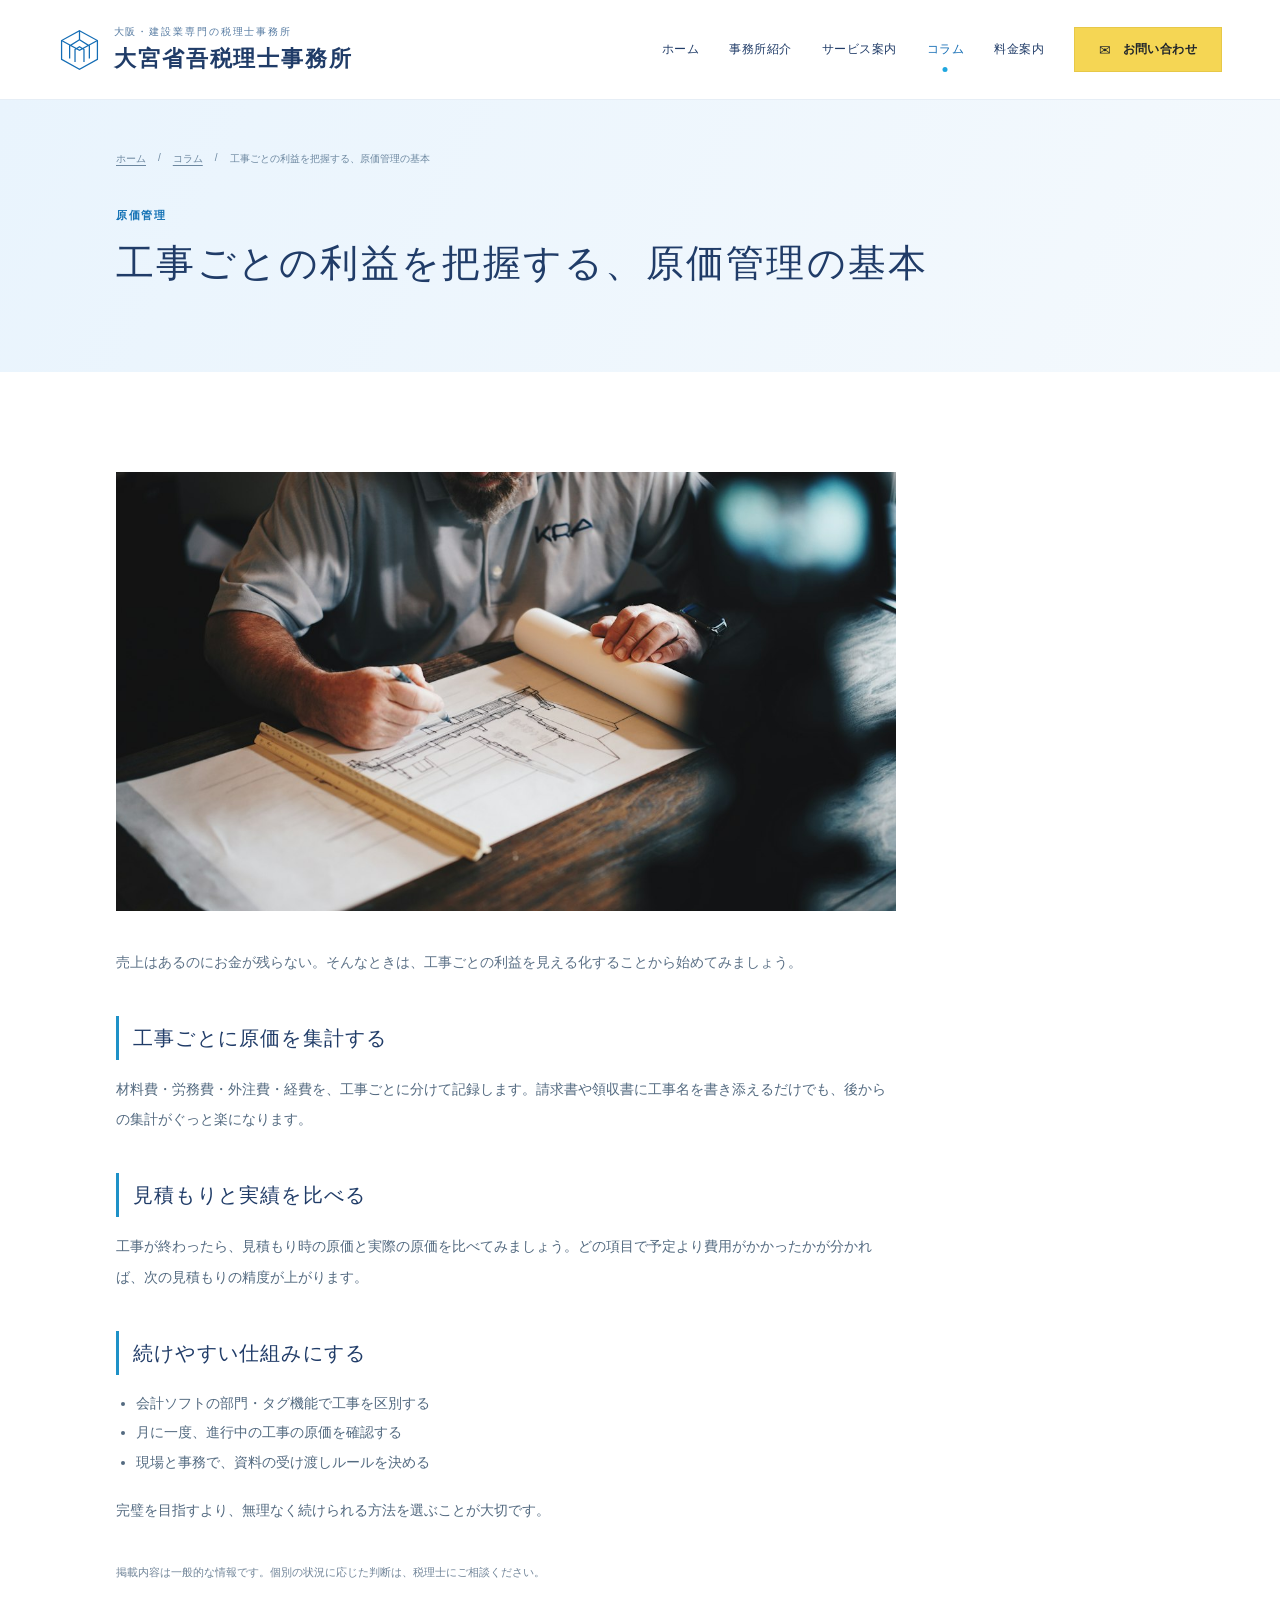
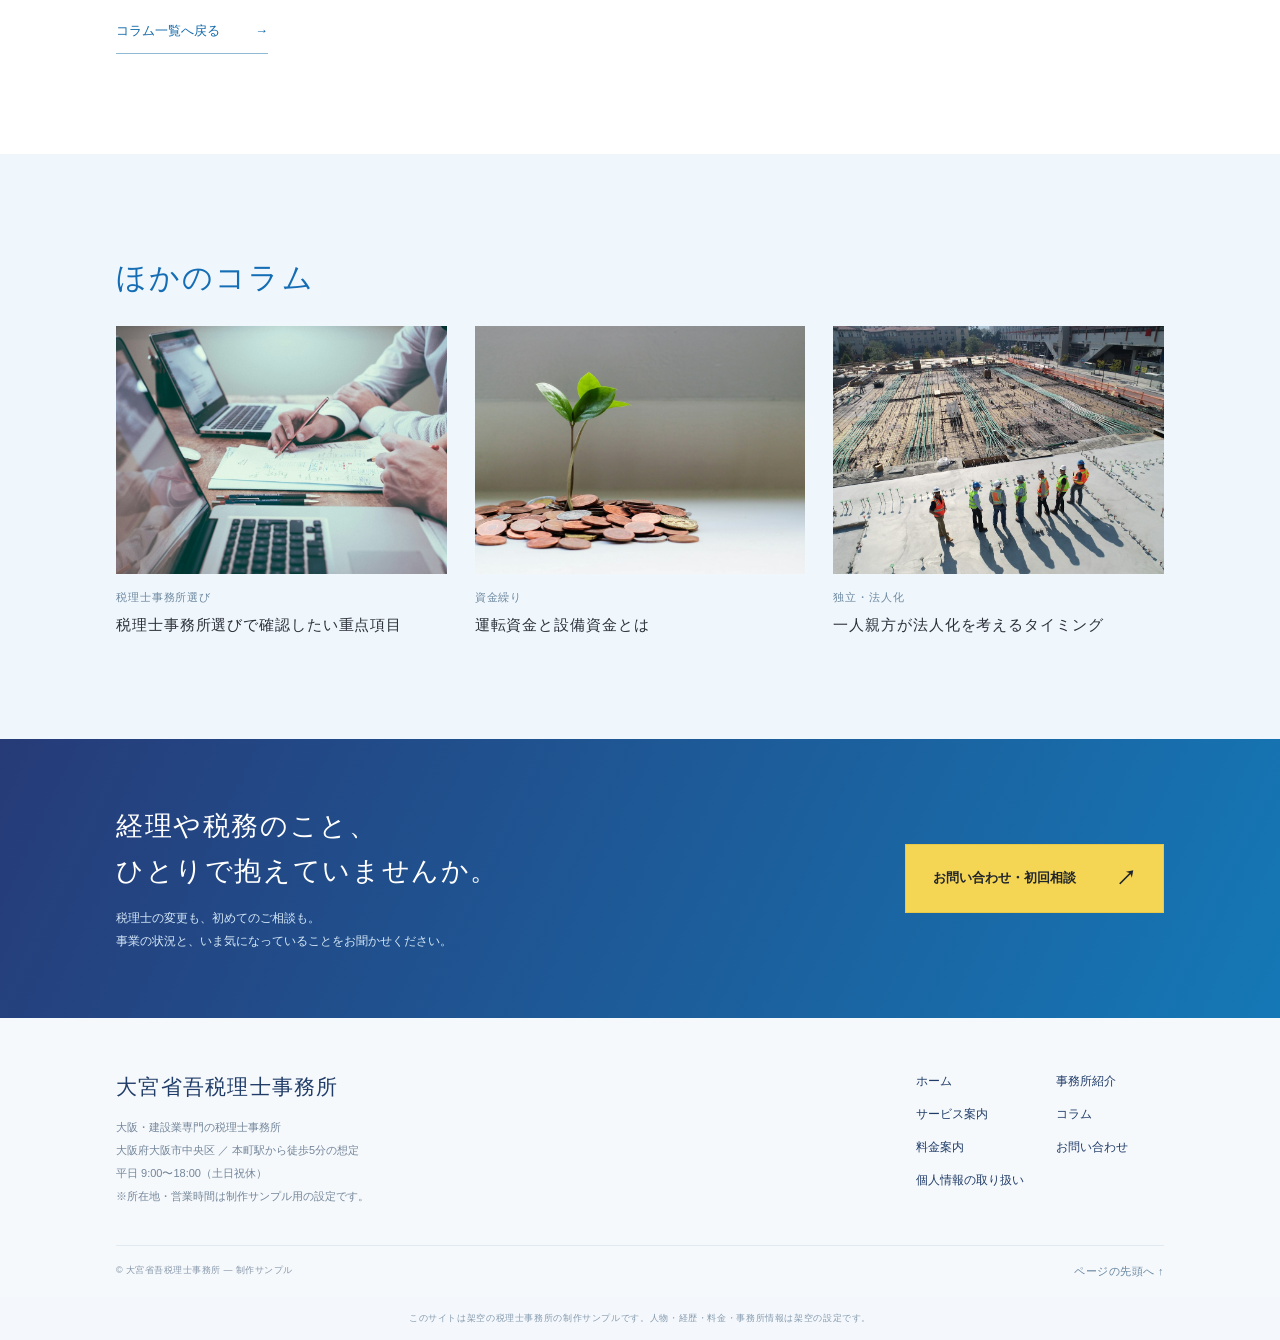
<file: column-cost.html>
<!DOCTYPE html><html lang="ja"><head><meta charset="utf-8"><meta name="viewport" content="width=device-width,initial-scale=1"><title>工事ごとの利益を把握する、原価管理の基本｜コラム｜大宮省吾税理士事務所</title><meta name="description" content="売上はあるのにお金が残らない。そんなときは、工事ごとの利益を見える化することから始めてみましょう。"><link rel="stylesheet" href="assets/site.css"><script src="assets/site.js" defer></script></head><body><header id="top"><a class="brand-link" href="index.html" aria-label="大宮省吾税理士事務所 ホーム"><div class="brand"><svg class="mark" viewBox="0 0 48 48" fill="none" aria-hidden="true"><path d="M24 3 44 14v21L24 46 4 35V14Z" stroke="currentColor" stroke-width="1.4"/><path d="M13 34V20l11-7 11 7v14M19 38V24l5-3 5 3v14M4 14l20 11 20-11M24 3v10" stroke="currentColor" stroke-width="1.4"/></svg><div><small>大阪・建設業専門の税理士事務所</small><strong>大宮省吾税理士事務所</strong></div></div></a><details class="mobile-nav"><summary aria-label="メニュー"></summary><div><a href="index.html">ホーム</a><a href="about.html">事務所紹介</a><a href="services.html">サービス案内</a><a href="column.html">コラム</a><a href="fees.html">料金案内</a><a href="contact.html">お問い合わせ</a></div></details><nav class="nav" aria-label="メインナビゲーション"><a href="index.html">ホーム</a><a href="about.html">事務所紹介</a><a href="services.html">サービス案内</a><a href="column.html" class="active">コラム</a><a href="fees.html">料金案内</a><a class="contact" href="contact.html"><b aria-hidden="true">✉</b>お問い合わせ</a></nav></header><main><section class="page-intro"><div class="wrap"><div class="breadcrumb"><a href="index.html">ホーム</a><span>/</span><a href="column.html">コラム</a><span>/</span><span>工事ごとの利益を把握する、原価管理の基本</span></div><span class="section-tag">原価管理</span><h1>工事ごとの利益を把握する、原価管理の基本</h1></div></section><section class="section"><div class="wrap"><article class="column-article"><img src="assets/column-cost.jpg" width="1200" height="675" alt="図面に書き込みをする建設業者の手元"><div class="body-copy"><p class="lead">売上はあるのにお金が残らない。そんなときは、工事ごとの利益を見える化することから始めてみましょう。</p><h3>工事ごとに原価を集計する</h3><p>材料費・労務費・外注費・経費を、工事ごとに分けて記録します。請求書や領収書に工事名を書き添えるだけでも、後からの集計がぐっと楽になります。</p><h3>見積もりと実績を比べる</h3><p>工事が終わったら、見積もり時の原価と実際の原価を比べてみましょう。どの項目で予定より費用がかかったかが分かれば、次の見積もりの精度が上がります。</p><h3>続けやすい仕組みにする</h3><ul><li>会計ソフトの部門・タグ機能で工事を区別する</li><li>月に一度、進行中の工事の原価を確認する</li><li>現場と事務で、資料の受け渡しルールを決める</li></ul><p>完璧を目指すより、無理なく続けられる方法を選ぶことが大切です。</p></div><p class="note">掲載内容は一般的な情報です。個別の状況に応じた判断は、税理士にご相談ください。</p><a class="text-link" href="column.html">コラム一覧へ戻る <span>→</span></a></article></div></section><section class="section pale"><div class="wrap"><h2 class="section-tag prominent-section-title">ほかのコラム</h2><div class="column-related"><a class="column-card" href="column-choose.html"><img src="assets/column-choose.jpg" width="1200" height="801" alt="" loading="lazy"><span class="column-meta">税理士事務所選び</span><h3>税理士事務所選びで確認したい重点項目</h3></a><a class="column-card" href="column-funds.html"><img src="assets/column-funds.jpg" width="1200" height="800" alt="" loading="lazy"><span class="column-meta">資金繰り</span><h3>運転資金と設備資金とは</h3></a><a class="column-card" href="column-incorporate.html"><img src="assets/column-incorporate.jpg" width="1200" height="800" alt="" loading="lazy"><span class="column-meta">独立・法人化</span><h3>一人親方が法人化を考えるタイミング</h3></a></div></div></section></main><section class="contact-band"><div class="wrap"><div><h2>経理や税務のこと、<br>ひとりで抱えていませんか。</h2><p>税理士の変更も、初めてのご相談も。<br>事業の状況と、いま気になっていることをお聞かせください。</p></div><a href="contact.html" class="cta-solid">お問い合わせ・初回相談<span aria-hidden="true">↗</span></a></div></section><footer><div class="wrap"><div class="footer-top"><div><p class="footer-name">大宮省吾税理士事務所</p><div class="footer-info">大阪・建設業専門の税理士事務所<br>大阪府大阪市中央区 ／ 本町駅から徒歩5分の想定<br>平日 9:00〜18:00（土日祝休）<br>※所在地・営業時間は制作サンプル用の設定です。</div></div><nav class="footer-nav" aria-label="フッターナビゲーション"><a href="index.html">ホーム</a><a href="about.html">事務所紹介</a><a href="services.html">サービス案内</a><a href="column.html">コラム</a><a href="fees.html">料金案内</a><a href="contact.html">お問い合わせ</a><a href="contact.html#privacy">個人情報の取り扱い</a></nav></div><div class="copyright"><span>© 大宮省吾税理士事務所 — 制作サンプル</span><a class="top-link" href="#top">ページの先頭へ ↑</a></div></div></footer><p class="sample">このサイトは架空の税理士事務所の制作サンプルです。人物・経歴・料金・事務所情報は架空の設定です。</p></body></html>
</file>
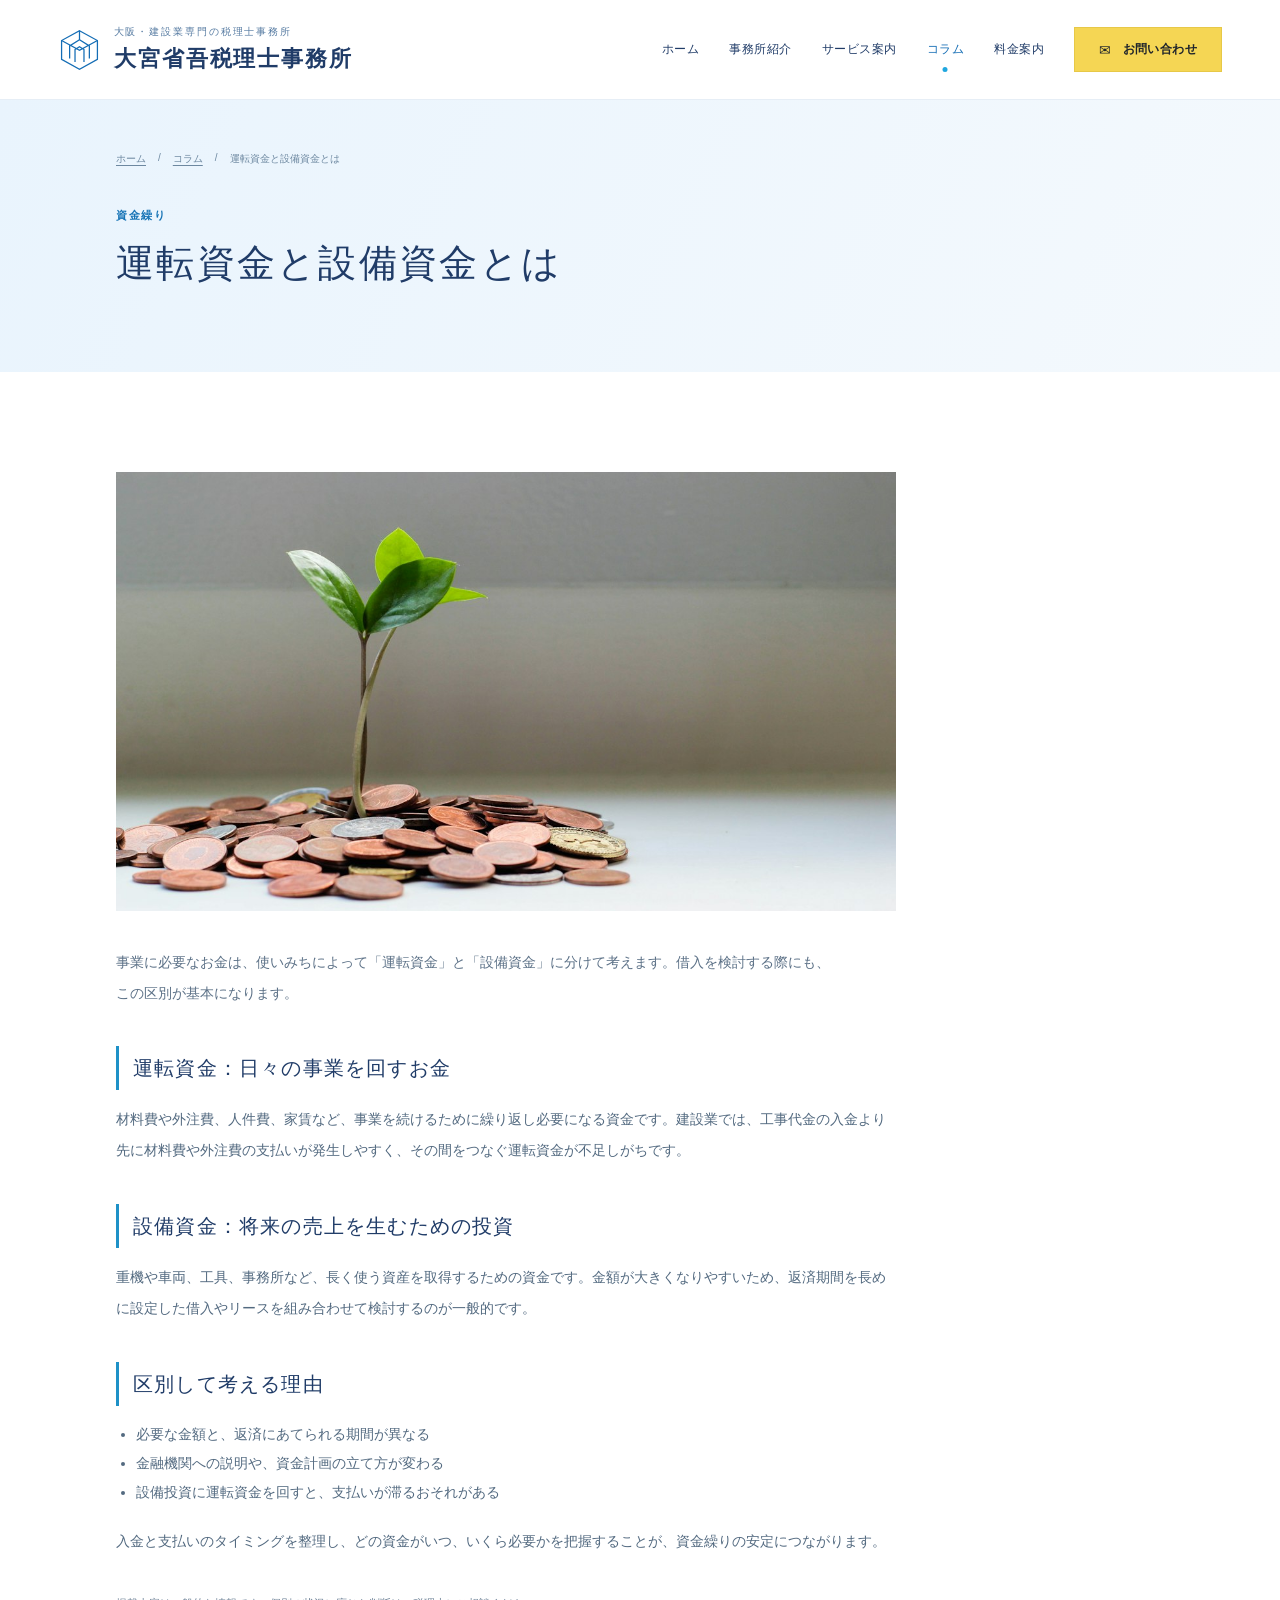
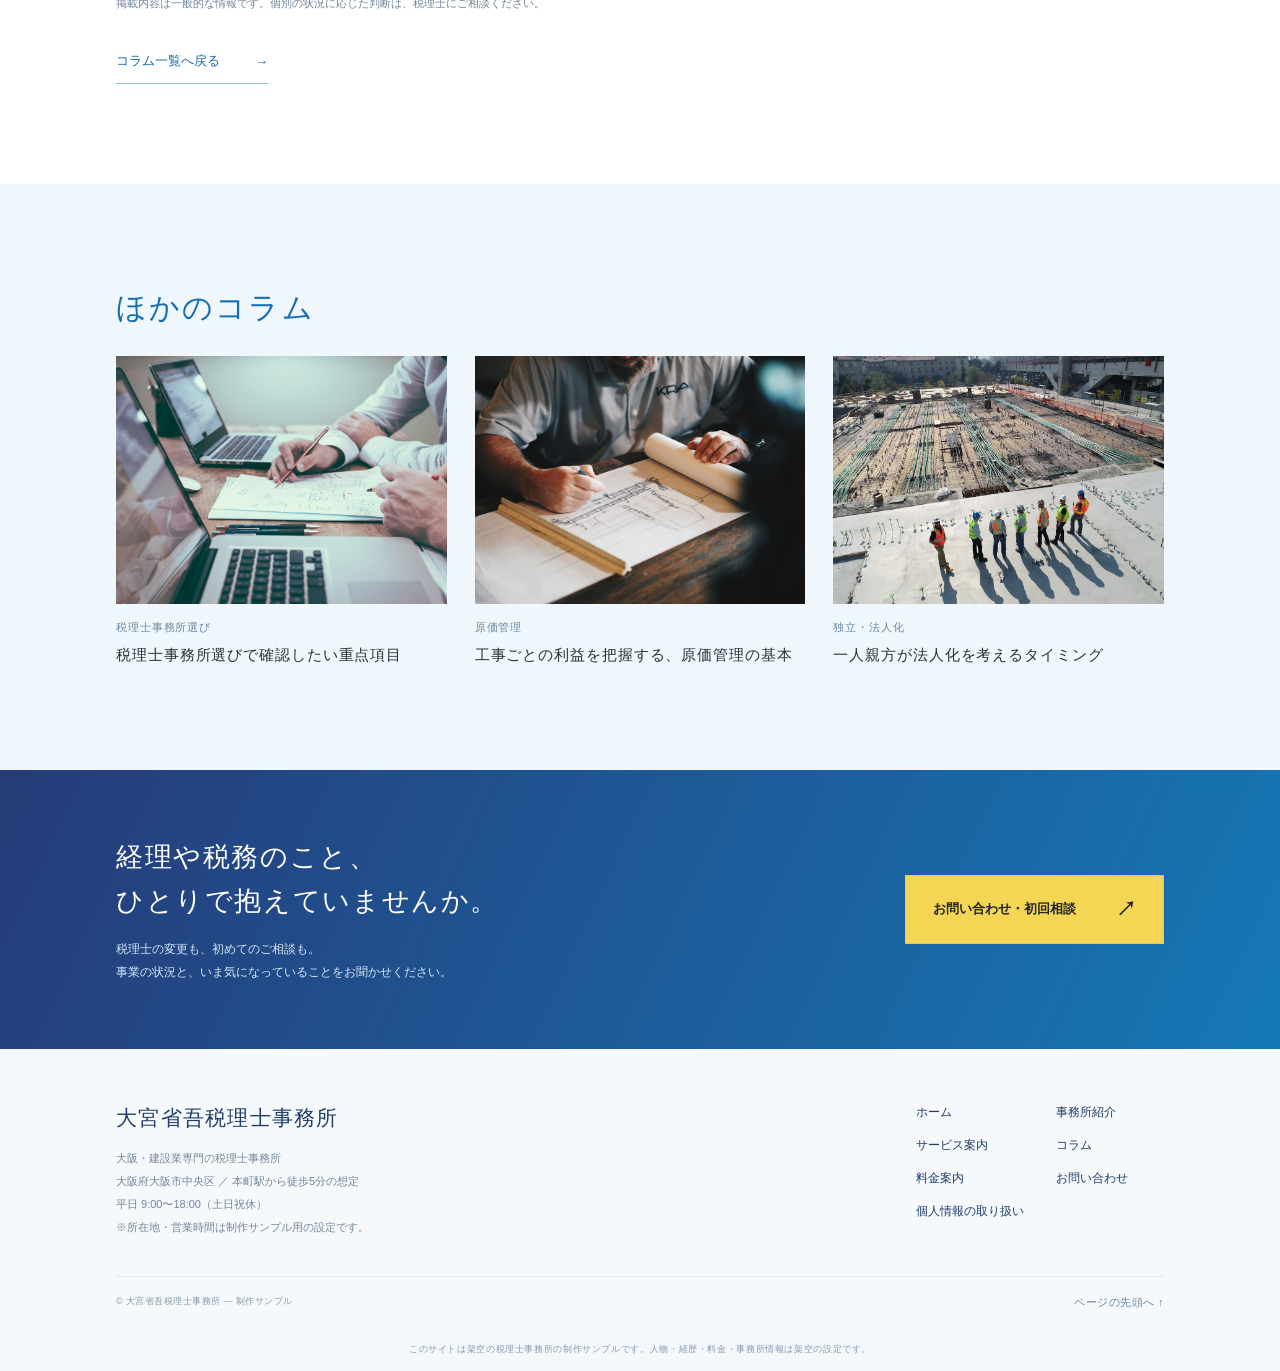
<file: column-funds.html>
<!DOCTYPE html><html lang="ja"><head><meta charset="utf-8"><meta name="viewport" content="width=device-width,initial-scale=1"><title>運転資金と設備資金とは｜コラム｜大宮省吾税理士事務所</title><meta name="description" content="事業に必要なお金は、使いみちによって「運転資金」と「設備資金」に分けて考えます。借入を検討する際にも、この区別が基本になります。"><link rel="stylesheet" href="assets/site.css"><script src="assets/site.js" defer></script></head><body><header id="top"><a class="brand-link" href="index.html" aria-label="大宮省吾税理士事務所 ホーム"><div class="brand"><svg class="mark" viewBox="0 0 48 48" fill="none" aria-hidden="true"><path d="M24 3 44 14v21L24 46 4 35V14Z" stroke="currentColor" stroke-width="1.4"/><path d="M13 34V20l11-7 11 7v14M19 38V24l5-3 5 3v14M4 14l20 11 20-11M24 3v10" stroke="currentColor" stroke-width="1.4"/></svg><div><small>大阪・建設業専門の税理士事務所</small><strong>大宮省吾税理士事務所</strong></div></div></a><details class="mobile-nav"><summary aria-label="メニュー"></summary><div><a href="index.html">ホーム</a><a href="about.html">事務所紹介</a><a href="services.html">サービス案内</a><a href="column.html">コラム</a><a href="fees.html">料金案内</a><a href="contact.html">お問い合わせ</a></div></details><nav class="nav" aria-label="メインナビゲーション"><a href="index.html">ホーム</a><a href="about.html">事務所紹介</a><a href="services.html">サービス案内</a><a href="column.html" class="active">コラム</a><a href="fees.html">料金案内</a><a class="contact" href="contact.html"><b aria-hidden="true">✉</b>お問い合わせ</a></nav></header><main><section class="page-intro"><div class="wrap"><div class="breadcrumb"><a href="index.html">ホーム</a><span>/</span><a href="column.html">コラム</a><span>/</span><span>運転資金と設備資金とは</span></div><span class="section-tag">資金繰り</span><h1>運転資金と設備資金とは</h1></div></section><section class="section"><div class="wrap"><article class="column-article"><img src="assets/column-funds.jpg" width="1200" height="800" alt="積み重なった硬貨から伸びる若葉"><div class="body-copy"><p class="lead">事業に必要なお金は、使いみちによって「運転資金」と「設備資金」に分けて考えます。借入を検討する際にも、この区別が基本になります。</p><h3>運転資金：日々の事業を回すお金</h3><p>材料費や外注費、人件費、家賃など、事業を続けるために繰り返し必要になる資金です。建設業では、工事代金の入金より先に材料費や外注費の支払いが発生しやすく、その間をつなぐ運転資金が不足しがちです。</p><h3>設備資金：将来の売上を生むための投資</h3><p>重機や車両、工具、事務所など、長く使う資産を取得するための資金です。金額が大きくなりやすいため、返済期間を長めに設定した借入やリースを組み合わせて検討するのが一般的です。</p><h3>区別して考える理由</h3><ul><li>必要な金額と、返済にあてられる期間が異なる</li><li>金融機関への説明や、資金計画の立て方が変わる</li><li>設備投資に運転資金を回すと、支払いが滞るおそれがある</li></ul><p>入金と支払いのタイミングを整理し、どの資金がいつ、いくら必要かを把握することが、資金繰りの安定につながります。</p></div><p class="note">掲載内容は一般的な情報です。個別の状況に応じた判断は、税理士にご相談ください。</p><a class="text-link" href="column.html">コラム一覧へ戻る <span>→</span></a></article></div></section><section class="section pale"><div class="wrap"><h2 class="section-tag prominent-section-title">ほかのコラム</h2><div class="column-related"><a class="column-card" href="column-choose.html"><img src="assets/column-choose.jpg" width="1200" height="801" alt="" loading="lazy"><span class="column-meta">税理士事務所選び</span><h3>税理士事務所選びで確認したい重点項目</h3></a><a class="column-card" href="column-cost.html"><img src="assets/column-cost.jpg" width="1200" height="675" alt="" loading="lazy"><span class="column-meta">原価管理</span><h3>工事ごとの利益を把握する、原価管理の基本</h3></a><a class="column-card" href="column-incorporate.html"><img src="assets/column-incorporate.jpg" width="1200" height="800" alt="" loading="lazy"><span class="column-meta">独立・法人化</span><h3>一人親方が法人化を考えるタイミング</h3></a></div></div></section></main><section class="contact-band"><div class="wrap"><div><h2>経理や税務のこと、<br>ひとりで抱えていませんか。</h2><p>税理士の変更も、初めてのご相談も。<br>事業の状況と、いま気になっていることをお聞かせください。</p></div><a href="contact.html" class="cta-solid">お問い合わせ・初回相談<span aria-hidden="true">↗</span></a></div></section><footer><div class="wrap"><div class="footer-top"><div><p class="footer-name">大宮省吾税理士事務所</p><div class="footer-info">大阪・建設業専門の税理士事務所<br>大阪府大阪市中央区 ／ 本町駅から徒歩5分の想定<br>平日 9:00〜18:00（土日祝休）<br>※所在地・営業時間は制作サンプル用の設定です。</div></div><nav class="footer-nav" aria-label="フッターナビゲーション"><a href="index.html">ホーム</a><a href="about.html">事務所紹介</a><a href="services.html">サービス案内</a><a href="column.html">コラム</a><a href="fees.html">料金案内</a><a href="contact.html">お問い合わせ</a><a href="contact.html#privacy">個人情報の取り扱い</a></nav></div><div class="copyright"><span>© 大宮省吾税理士事務所 — 制作サンプル</span><a class="top-link" href="#top">ページの先頭へ ↑</a></div></div></footer><p class="sample">このサイトは架空の税理士事務所の制作サンプルです。人物・経歴・料金・事務所情報は架空の設定です。</p></body></html>
</file>
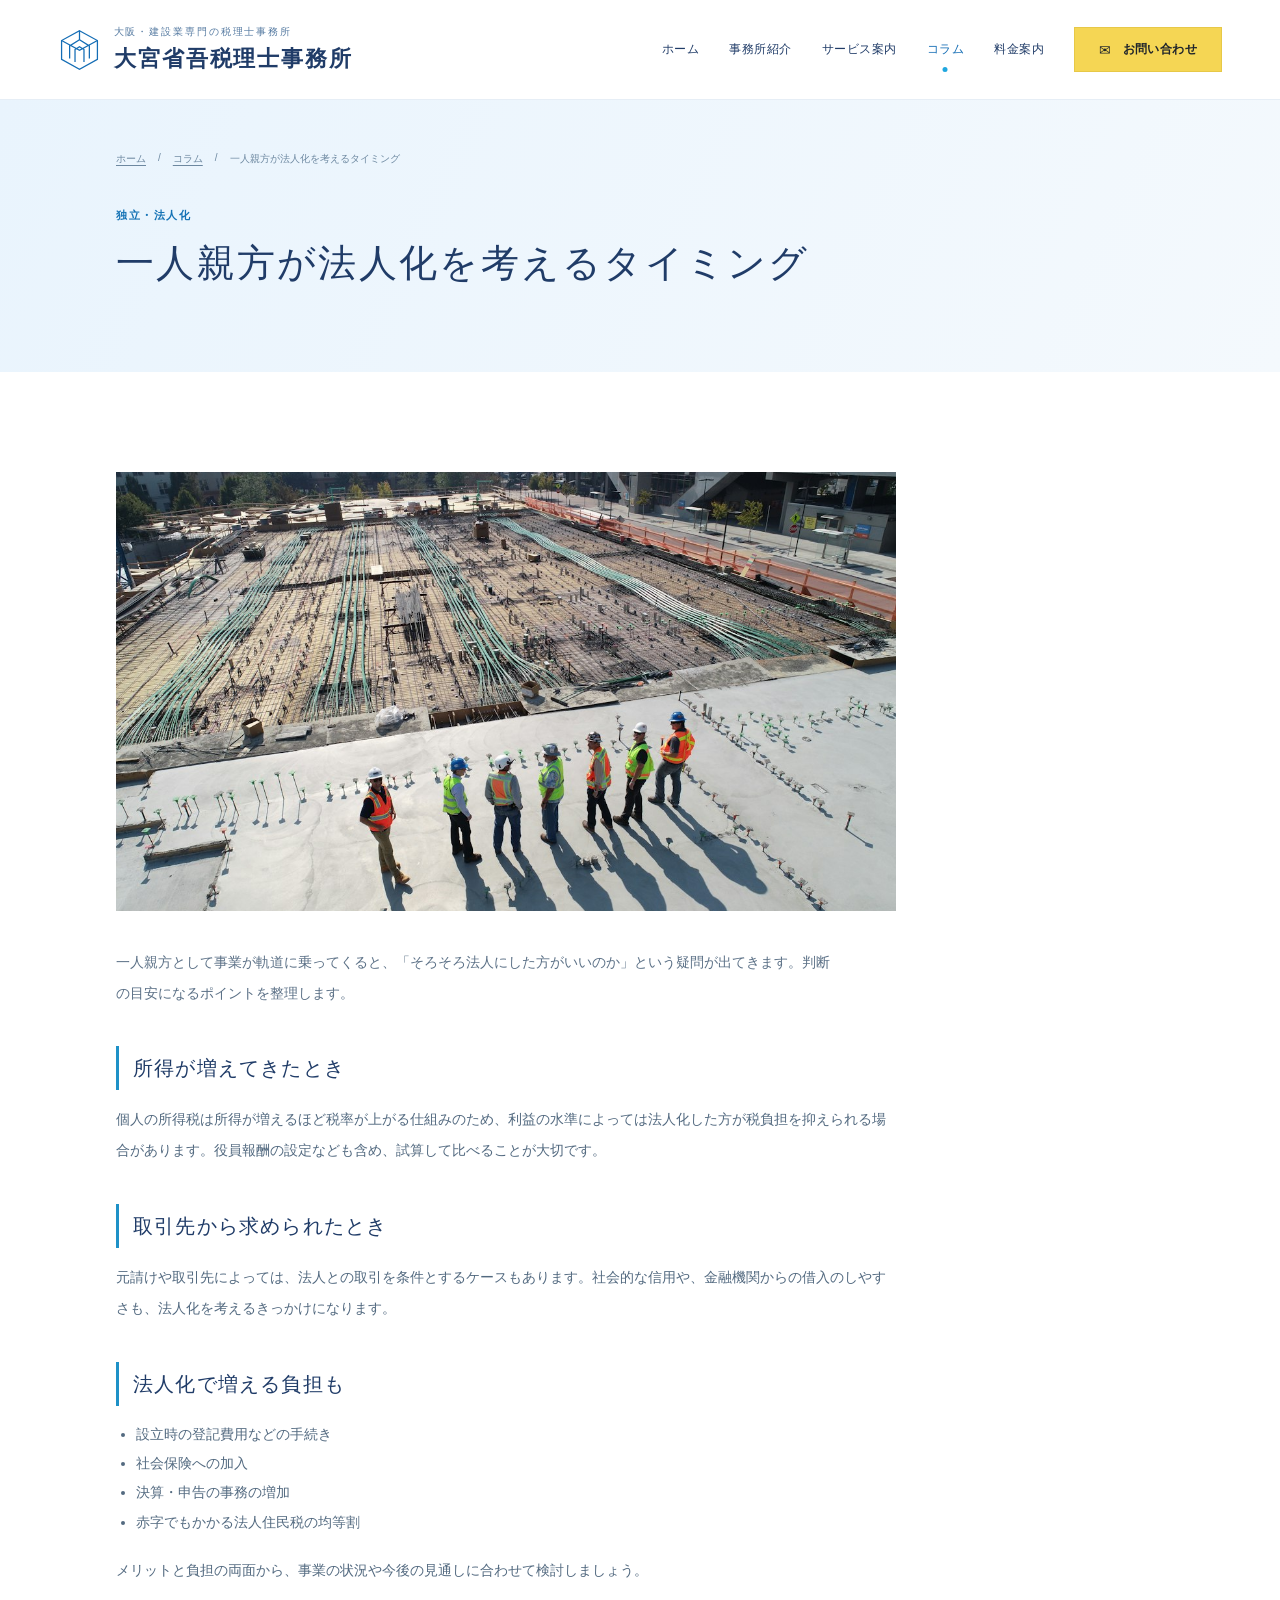
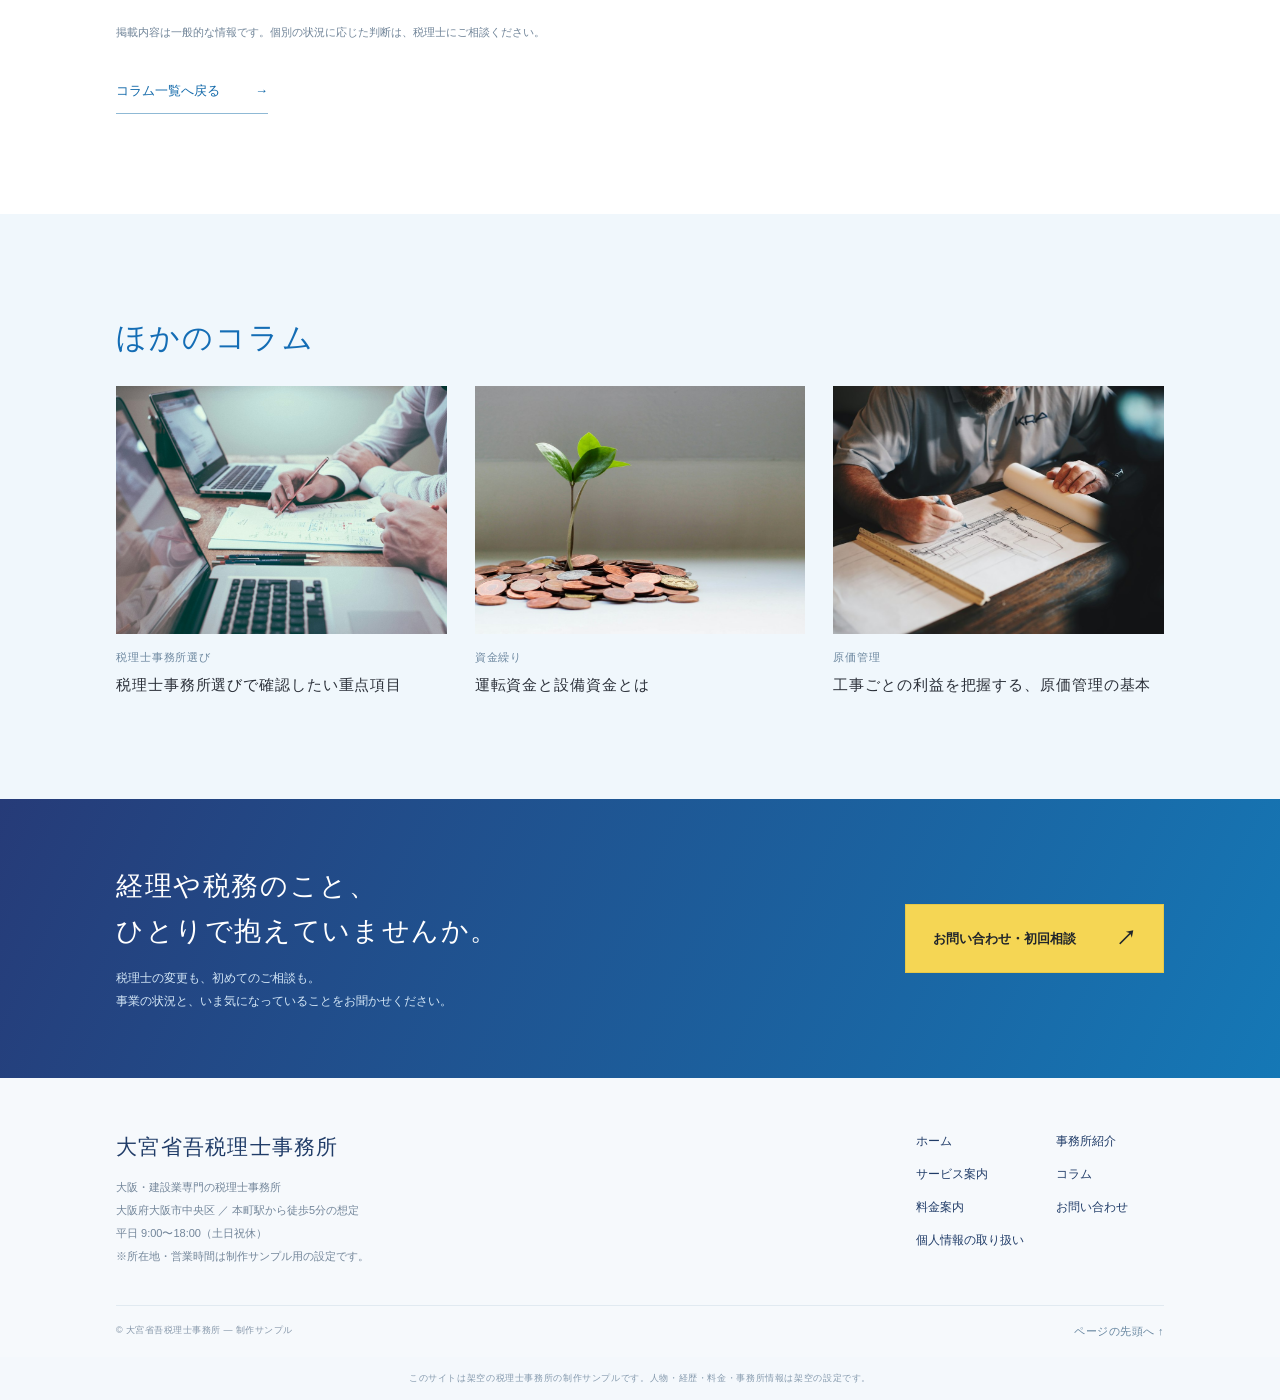
<file: column-incorporate.html>
<!DOCTYPE html><html lang="ja"><head><meta charset="utf-8"><meta name="viewport" content="width=device-width,initial-scale=1"><title>一人親方が法人化を考えるタイミング｜コラム｜大宮省吾税理士事務所</title><meta name="description" content="一人親方として事業が軌道に乗ってくると、「そろそろ法人にした方がいいのか」という疑問が出てきます。判断の目安になるポイントを整理します。"><link rel="stylesheet" href="assets/site.css"><script src="assets/site.js" defer></script></head><body><header id="top"><a class="brand-link" href="index.html" aria-label="大宮省吾税理士事務所 ホーム"><div class="brand"><svg class="mark" viewBox="0 0 48 48" fill="none" aria-hidden="true"><path d="M24 3 44 14v21L24 46 4 35V14Z" stroke="currentColor" stroke-width="1.4"/><path d="M13 34V20l11-7 11 7v14M19 38V24l5-3 5 3v14M4 14l20 11 20-11M24 3v10" stroke="currentColor" stroke-width="1.4"/></svg><div><small>大阪・建設業専門の税理士事務所</small><strong>大宮省吾税理士事務所</strong></div></div></a><details class="mobile-nav"><summary aria-label="メニュー"></summary><div><a href="index.html">ホーム</a><a href="about.html">事務所紹介</a><a href="services.html">サービス案内</a><a href="column.html">コラム</a><a href="fees.html">料金案内</a><a href="contact.html">お問い合わせ</a></div></details><nav class="nav" aria-label="メインナビゲーション"><a href="index.html">ホーム</a><a href="about.html">事務所紹介</a><a href="services.html">サービス案内</a><a href="column.html" class="active">コラム</a><a href="fees.html">料金案内</a><a class="contact" href="contact.html"><b aria-hidden="true">✉</b>お問い合わせ</a></nav></header><main><section class="page-intro"><div class="wrap"><div class="breadcrumb"><a href="index.html">ホーム</a><span>/</span><a href="column.html">コラム</a><span>/</span><span>一人親方が法人化を考えるタイミング</span></div><span class="section-tag">独立・法人化</span><h1>一人親方が法人化を考えるタイミング</h1></div></section><section class="section"><div class="wrap"><article class="column-article"><img src="assets/column-incorporate.jpg" width="1200" height="800" alt="建設現場を見渡す作業員たち"><div class="body-copy"><p class="lead">一人親方として事業が軌道に乗ってくると、「そろそろ法人にした方がいいのか」という疑問が出てきます。判断の目安になるポイントを整理します。</p><h3>所得が増えてきたとき</h3><p>個人の所得税は所得が増えるほど税率が上がる仕組みのため、利益の水準によっては法人化した方が税負担を抑えられる場合があります。役員報酬の設定なども含め、試算して比べることが大切です。</p><h3>取引先から求められたとき</h3><p>元請けや取引先によっては、法人との取引を条件とするケースもあります。社会的な信用や、金融機関からの借入のしやすさも、法人化を考えるきっかけになります。</p><h3>法人化で増える負担も</h3><ul><li>設立時の登記費用などの手続き</li><li>社会保険への加入</li><li>決算・申告の事務の増加</li><li>赤字でもかかる法人住民税の均等割</li></ul><p>メリットと負担の両面から、事業の状況や今後の見通しに合わせて検討しましょう。</p></div><p class="note">掲載内容は一般的な情報です。個別の状況に応じた判断は、税理士にご相談ください。</p><a class="text-link" href="column.html">コラム一覧へ戻る <span>→</span></a></article></div></section><section class="section pale"><div class="wrap"><h2 class="section-tag prominent-section-title">ほかのコラム</h2><div class="column-related"><a class="column-card" href="column-choose.html"><img src="assets/column-choose.jpg" width="1200" height="801" alt="" loading="lazy"><span class="column-meta">税理士事務所選び</span><h3>税理士事務所選びで確認したい重点項目</h3></a><a class="column-card" href="column-funds.html"><img src="assets/column-funds.jpg" width="1200" height="800" alt="" loading="lazy"><span class="column-meta">資金繰り</span><h3>運転資金と設備資金とは</h3></a><a class="column-card" href="column-cost.html"><img src="assets/column-cost.jpg" width="1200" height="675" alt="" loading="lazy"><span class="column-meta">原価管理</span><h3>工事ごとの利益を把握する、原価管理の基本</h3></a></div></div></section></main><section class="contact-band"><div class="wrap"><div><h2>経理や税務のこと、<br>ひとりで抱えていませんか。</h2><p>税理士の変更も、初めてのご相談も。<br>事業の状況と、いま気になっていることをお聞かせください。</p></div><a href="contact.html" class="cta-solid">お問い合わせ・初回相談<span aria-hidden="true">↗</span></a></div></section><footer><div class="wrap"><div class="footer-top"><div><p class="footer-name">大宮省吾税理士事務所</p><div class="footer-info">大阪・建設業専門の税理士事務所<br>大阪府大阪市中央区 ／ 本町駅から徒歩5分の想定<br>平日 9:00〜18:00（土日祝休）<br>※所在地・営業時間は制作サンプル用の設定です。</div></div><nav class="footer-nav" aria-label="フッターナビゲーション"><a href="index.html">ホーム</a><a href="about.html">事務所紹介</a><a href="services.html">サービス案内</a><a href="column.html">コラム</a><a href="fees.html">料金案内</a><a href="contact.html">お問い合わせ</a><a href="contact.html#privacy">個人情報の取り扱い</a></nav></div><div class="copyright"><span>© 大宮省吾税理士事務所 — 制作サンプル</span><a class="top-link" href="#top">ページの先頭へ ↑</a></div></div></footer><p class="sample">このサイトは架空の税理士事務所の制作サンプルです。人物・経歴・料金・事務所情報は架空の設定です。</p></body></html>
</file>
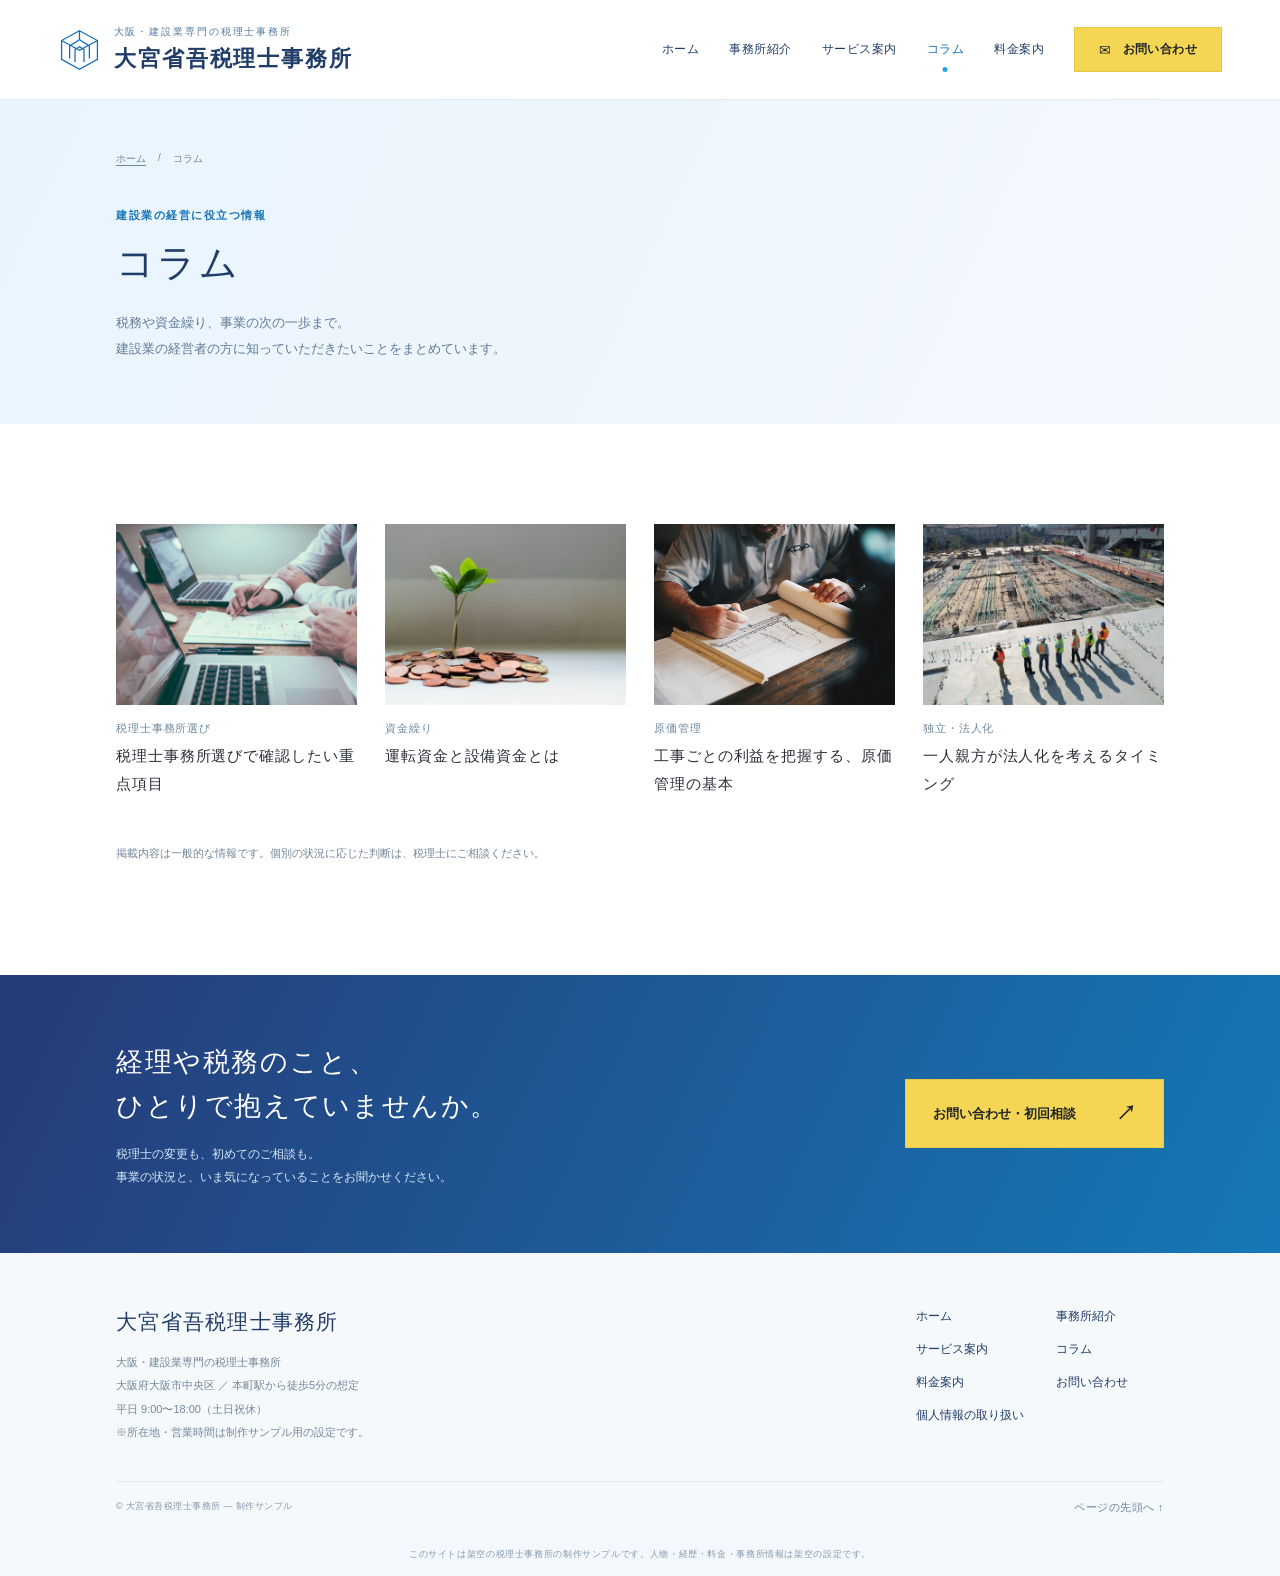
<file: column.html>
<!DOCTYPE html><html lang="ja"><head><meta charset="utf-8"><meta name="viewport" content="width=device-width,initial-scale=1"><title>コラム｜大宮省吾税理士事務所</title><meta name="description" content="大阪・建設業専門の大宮省吾税理士事務所のコラム。税理士事務所の選び方、資金繰り、原価管理、法人化など建設業の経営に役立つ情報をお届けする架空の制作サンプルです。"><link rel="stylesheet" href="assets/site.css"><script src="assets/site.js" defer></script></head><body><header id="top"><a class="brand-link" href="index.html" aria-label="大宮省吾税理士事務所 ホーム"><div class="brand"><svg class="mark" viewBox="0 0 48 48" fill="none" aria-hidden="true"><path d="M24 3 44 14v21L24 46 4 35V14Z" stroke="currentColor" stroke-width="1.4"/><path d="M13 34V20l11-7 11 7v14M19 38V24l5-3 5 3v14M4 14l20 11 20-11M24 3v10" stroke="currentColor" stroke-width="1.4"/></svg><div><small>大阪・建設業専門の税理士事務所</small><strong>大宮省吾税理士事務所</strong></div></div></a><details class="mobile-nav"><summary aria-label="メニュー"></summary><div><a href="index.html">ホーム</a><a href="about.html">事務所紹介</a><a href="services.html">サービス案内</a><a href="column.html">コラム</a><a href="fees.html">料金案内</a><a href="contact.html">お問い合わせ</a></div></details><nav class="nav" aria-label="メインナビゲーション"><a href="index.html">ホーム</a><a href="about.html">事務所紹介</a><a href="services.html">サービス案内</a><a href="column.html" class="active" aria-current="page">コラム</a><a href="fees.html">料金案内</a><a class="contact" href="contact.html"><b aria-hidden="true">✉</b>お問い合わせ</a></nav></header><main><section class="page-intro"><div class="wrap"><div class="breadcrumb"><a href="index.html">ホーム</a><span>/</span><span>コラム</span></div><span class="section-tag">建設業の経営に役立つ情報</span><h1>コラム</h1><p>税務や資金繰り、事業の次の一歩まで。<br>建設業の経営者の方に知っていただきたいことをまとめています。</p></div></section><section class="section"><div class="wrap"><div class="column-index"><a class="column-card" href="column-choose.html"><img src="assets/column-choose.jpg" width="1200" height="801" alt="" loading="lazy"><span class="column-meta">税理士事務所選び</span><h3>税理士事務所選びで確認したい重点項目</h3></a><a class="column-card" href="column-funds.html"><img src="assets/column-funds.jpg" width="1200" height="800" alt="" loading="lazy"><span class="column-meta">資金繰り</span><h3>運転資金と設備資金とは</h3></a><a class="column-card" href="column-cost.html"><img src="assets/column-cost.jpg" width="1200" height="675" alt="" loading="lazy"><span class="column-meta">原価管理</span><h3>工事ごとの利益を把握する、原価管理の基本</h3></a><a class="column-card" href="column-incorporate.html"><img src="assets/column-incorporate.jpg" width="1200" height="800" alt="" loading="lazy"><span class="column-meta">独立・法人化</span><h3>一人親方が法人化を考えるタイミング</h3></a></div><p class="note">掲載内容は一般的な情報です。個別の状況に応じた判断は、税理士にご相談ください。</p></div></section></main><section class="contact-band"><div class="wrap"><div><h2>経理や税務のこと、<br>ひとりで抱えていませんか。</h2><p>税理士の変更も、初めてのご相談も。<br>事業の状況と、いま気になっていることをお聞かせください。</p></div><a href="contact.html" class="cta-solid">お問い合わせ・初回相談<span aria-hidden="true">↗</span></a></div></section><footer><div class="wrap"><div class="footer-top"><div><p class="footer-name">大宮省吾税理士事務所</p><div class="footer-info">大阪・建設業専門の税理士事務所<br>大阪府大阪市中央区 ／ 本町駅から徒歩5分の想定<br>平日 9:00〜18:00（土日祝休）<br>※所在地・営業時間は制作サンプル用の設定です。</div></div><nav class="footer-nav" aria-label="フッターナビゲーション"><a href="index.html">ホーム</a><a href="about.html">事務所紹介</a><a href="services.html">サービス案内</a><a href="column.html">コラム</a><a href="fees.html">料金案内</a><a href="contact.html">お問い合わせ</a><a href="contact.html#privacy">個人情報の取り扱い</a></nav></div><div class="copyright"><span>© 大宮省吾税理士事務所 — 制作サンプル</span><a class="top-link" href="#top">ページの先頭へ ↑</a></div></div></footer><p class="sample">このサイトは架空の税理士事務所の制作サンプルです。人物・経歴・料金・事務所情報は架空の設定です。</p></body></html>
</file>
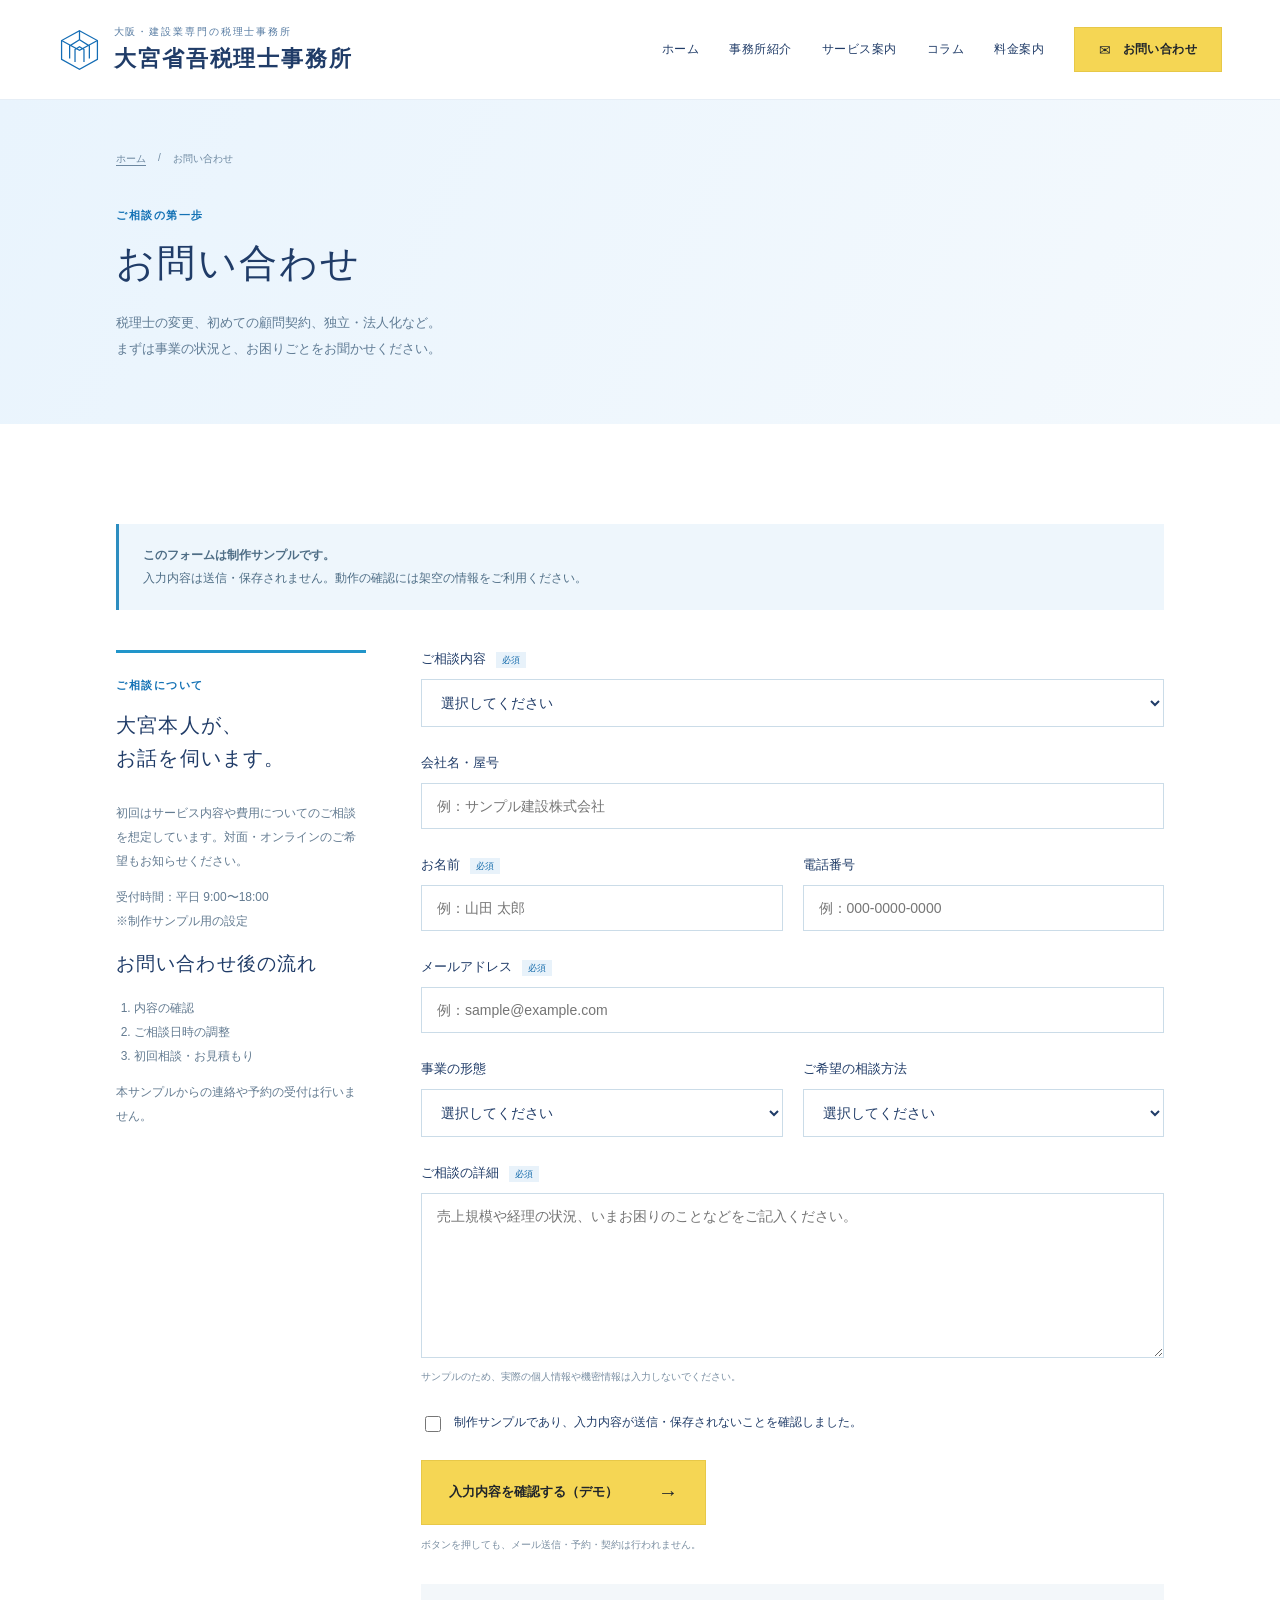
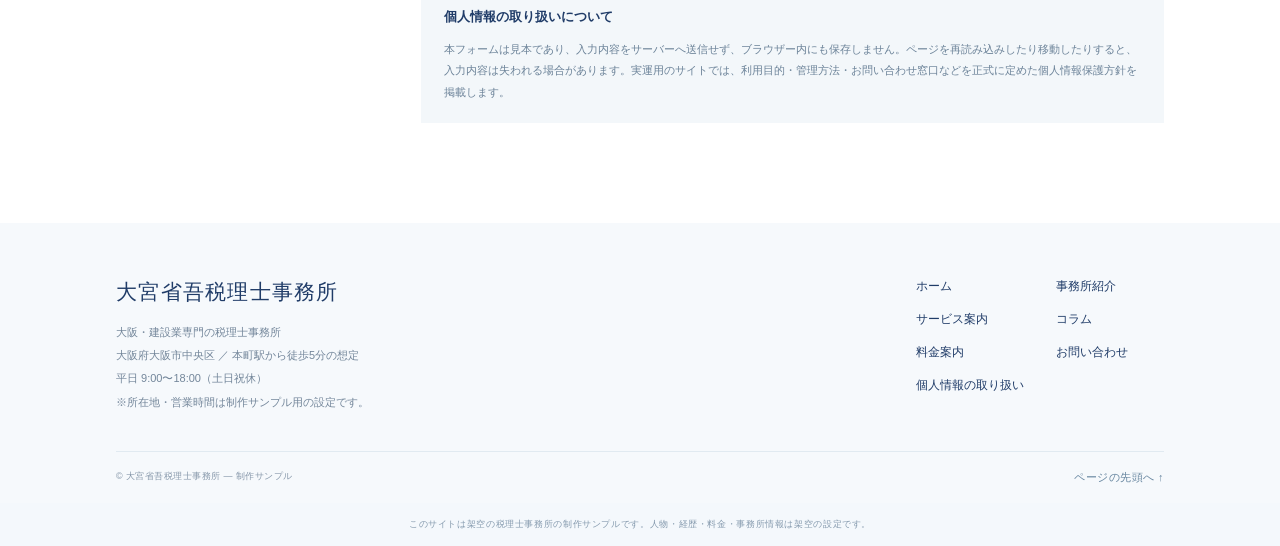
<file: contact.html>
<!DOCTYPE html><html lang="ja"><head><meta charset="utf-8"><meta name="viewport" content="width=device-width,initial-scale=1"><title>お問い合わせ｜大宮省吾税理士事務所</title><meta name="description" content="大阪・建設業専門の大宮省吾税理士事務所。税務顧問、決算・申告、独立・法人化支援をご案内する架空の制作サンプルです。"><link rel="stylesheet" href="assets/site.css"><script src="assets/site.js" defer></script></head><body><header id="top"><a class="brand-link" href="index.html" aria-label="大宮省吾税理士事務所 ホーム"><div class="brand"><svg class="mark" viewBox="0 0 48 48" fill="none" aria-hidden="true"><path d="M24 3 44 14v21L24 46 4 35V14Z" stroke="currentColor" stroke-width="1.4"/><path d="M13 34V20l11-7 11 7v14M19 38V24l5-3 5 3v14M4 14l20 11 20-11M24 3v10" stroke="currentColor" stroke-width="1.4"/></svg><div><small>大阪・建設業専門の税理士事務所</small><strong>大宮省吾税理士事務所</strong></div></div></a><details class="mobile-nav"><summary aria-label="メニュー"></summary><div><a href="index.html">ホーム</a><a href="about.html">事務所紹介</a><a href="services.html">サービス案内</a><a href="column.html">コラム</a><a href="fees.html">料金案内</a><a href="contact.html">お問い合わせ</a></div></details><nav class="nav" aria-label="メインナビゲーション"><a href="index.html">ホーム</a><a href="about.html">事務所紹介</a><a href="services.html">サービス案内</a><a href="column.html">コラム</a><a href="fees.html">料金案内</a><a class="contact" href="contact.html"><b aria-hidden="true">✉</b>お問い合わせ</a></nav></header><main><section class="page-intro"><div class="wrap"><div class="breadcrumb"><a href="index.html">ホーム</a><span>/</span><span>お問い合わせ</span></div><span class="section-tag">ご相談の第一歩</span><h1>お問い合わせ</h1><p>税理士の変更、初めての顧問契約、独立・法人化など。<br>まずは事業の状況と、お困りごとをお聞かせください。</p></div></section>
<section class="section"><div class="wrap"><div class="demo-banner"><strong>このフォームは制作サンプルです。</strong><br>入力内容は送信・保存されません。動作の確認には架空の情報をご利用ください。</div><div class="contact-layout"><aside class="contact-aside"><span class="section-tag">ご相談について</span><h2>大宮本人が、<br>お話を伺います。</h2><p>初回はサービス内容や費用についてのご相談を想定しています。対面・オンラインのご希望もお知らせください。</p><p>受付時間：平日 9:00〜18:00<br>※制作サンプル用の設定</p><h3 class="subhead">お問い合わせ後の流れ</h3><ol><li>内容の確認</li><li>ご相談日時の調整</li><li>初回相談・お見積もり</li></ol><p>本サンプルからの連絡や予約の受付は行いません。</p></aside><div><div id="form-status" class="form-status" role="status" tabindex="-1" hidden><h3>入力内容の確認ができました。</h3><p>これはデモ表示です。お問い合わせは送信されていません。<br>入力内容の保存や、事務所からのご連絡もありません。</p></div><form id="demo-form"><div class="field"><label for="kind">ご相談内容<span class="required">必須</span></label><select id="kind" name="kind" required><option value="">選択してください</option><option>税務顧問を検討したい</option><option>現在の税理士から変更したい</option><option>決算・確定申告を依頼したい</option><option>独立・法人化を相談したい</option><option>その他のご相談</option></select></div><div class="field"><label for="company">会社名・屋号</label><input id="company" name="company" placeholder="例：サンプル建設株式会社" maxlength="100" autocomplete="off"></div><div class="field-row"><div class="field"><label for="name">お名前<span class="required">必須</span></label><input id="name" name="name" required placeholder="例：山田 太郎" maxlength="80" autocomplete="off"></div><div class="field"><label for="phone">電話番号</label><input type="tel" id="phone" name="phone" placeholder="例：000-0000-0000" maxlength="30" autocomplete="off"></div></div><div class="field"><label for="email">メールアドレス<span class="required">必須</span></label><input type="email" id="email" name="email" required placeholder="例：sample@example.com" maxlength="150" autocomplete="off"></div><div class="field-row"><div class="field"><label for="business">事業の形態</label><select id="business" name="business"><option value="">選択してください</option><option>法人</option><option>個人事業主・一人親方</option><option>開業・設立予定</option></select></div><div class="field"><label for="meeting">ご希望の相談方法</label><select id="meeting" name="meeting"><option value="">選択してください</option><option>対面での相談</option><option>オンライン相談</option><option>相談して決めたい</option></select></div></div><div class="field"><label for="message">ご相談の詳細<span class="required">必須</span></label><textarea id="message" name="message" required maxlength="3000" placeholder="売上規模や経理の状況、いまお困りのことなどをご記入ください。"></textarea><small>サンプルのため、実際の個人情報や機密情報は入力しないでください。</small></div><label class="consent"><input type="checkbox" required><span>制作サンプルであり、入力内容が送信・保存されないことを確認しました。</span></label><button class="cta-solid" type="submit">入力内容を確認する（デモ）<span aria-hidden="true">→</span></button><p class="submit-note">ボタンを押しても、メール送信・予約・契約は行われません。</p></form><section class="privacy" id="privacy"><h3>個人情報の取り扱いについて</h3><p>本フォームは見本であり、入力内容をサーバーへ送信せず、ブラウザー内にも保存しません。ページを再読み込みしたり移動したりすると、入力内容は失われる場合があります。実運用のサイトでは、利用目的・管理方法・お問い合わせ窓口などを正式に定めた個人情報保護方針を掲載します。</p></section></div></div></div></section></main><footer><div class="wrap"><div class="footer-top"><div><p class="footer-name">大宮省吾税理士事務所</p><div class="footer-info">大阪・建設業専門の税理士事務所<br>大阪府大阪市中央区 ／ 本町駅から徒歩5分の想定<br>平日 9:00〜18:00（土日祝休）<br>※所在地・営業時間は制作サンプル用の設定です。</div></div><nav class="footer-nav" aria-label="フッターナビゲーション"><a href="index.html">ホーム</a><a href="about.html">事務所紹介</a><a href="services.html">サービス案内</a><a href="column.html">コラム</a><a href="fees.html">料金案内</a><a href="contact.html">お問い合わせ</a><a href="contact.html#privacy">個人情報の取り扱い</a></nav></div><div class="copyright"><span>© 大宮省吾税理士事務所 — 制作サンプル</span><a class="top-link" href="#top">ページの先頭へ ↑</a></div></div></footer><p class="sample">このサイトは架空の税理士事務所の制作サンプルです。人物・経歴・料金・事務所情報は架空の設定です。</p></body></html>
</file>
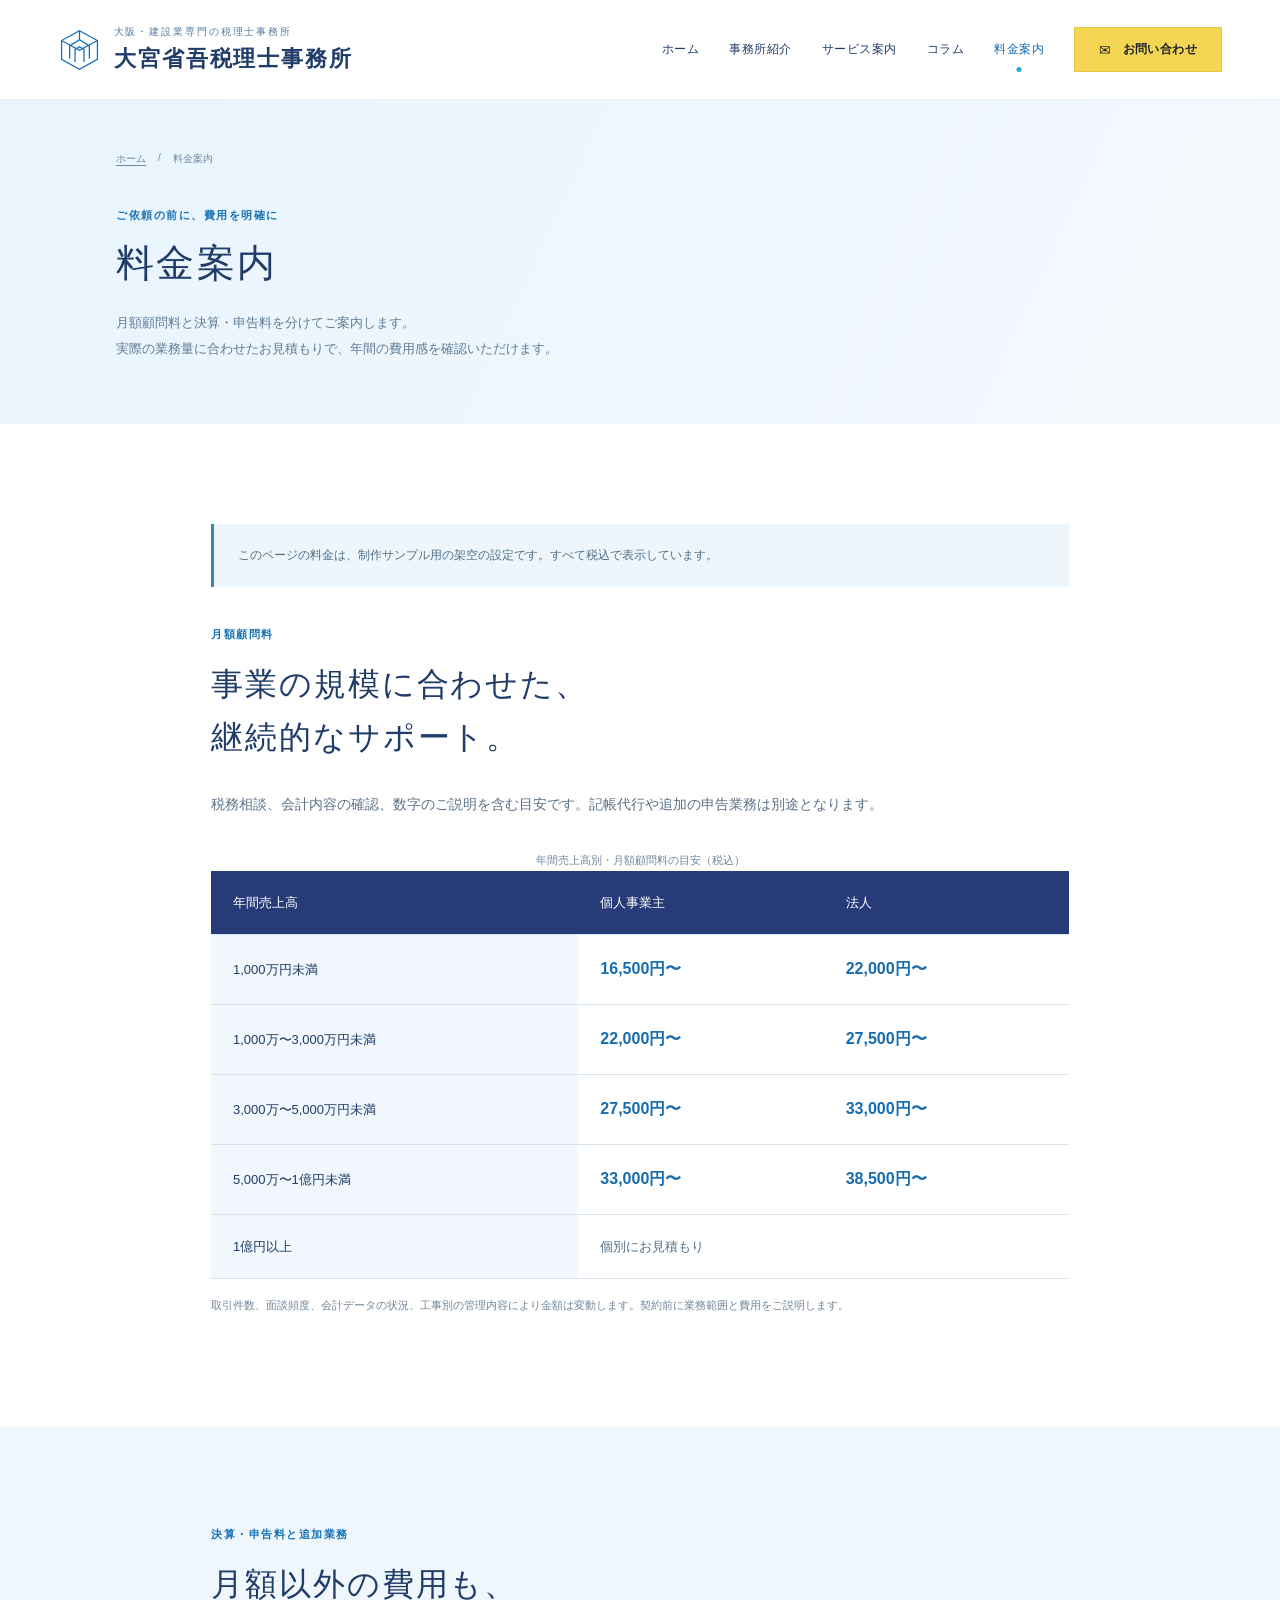
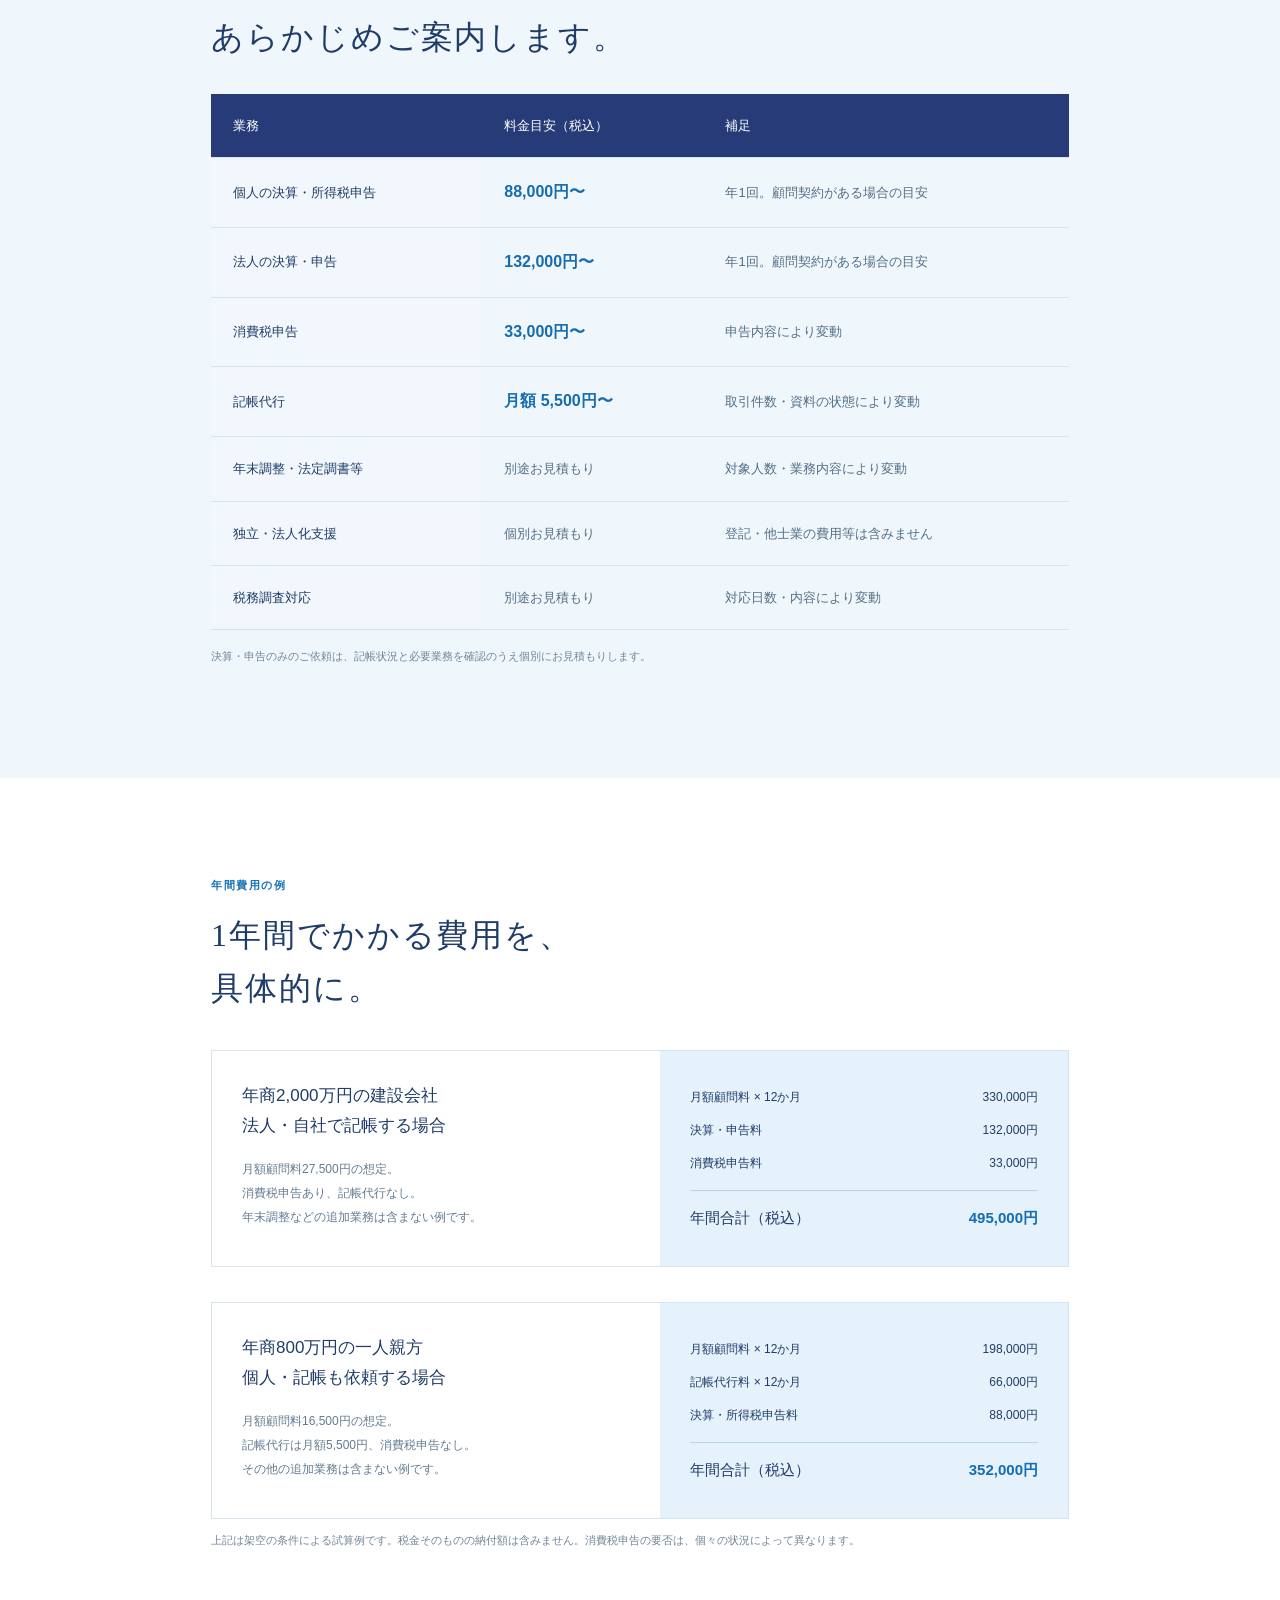
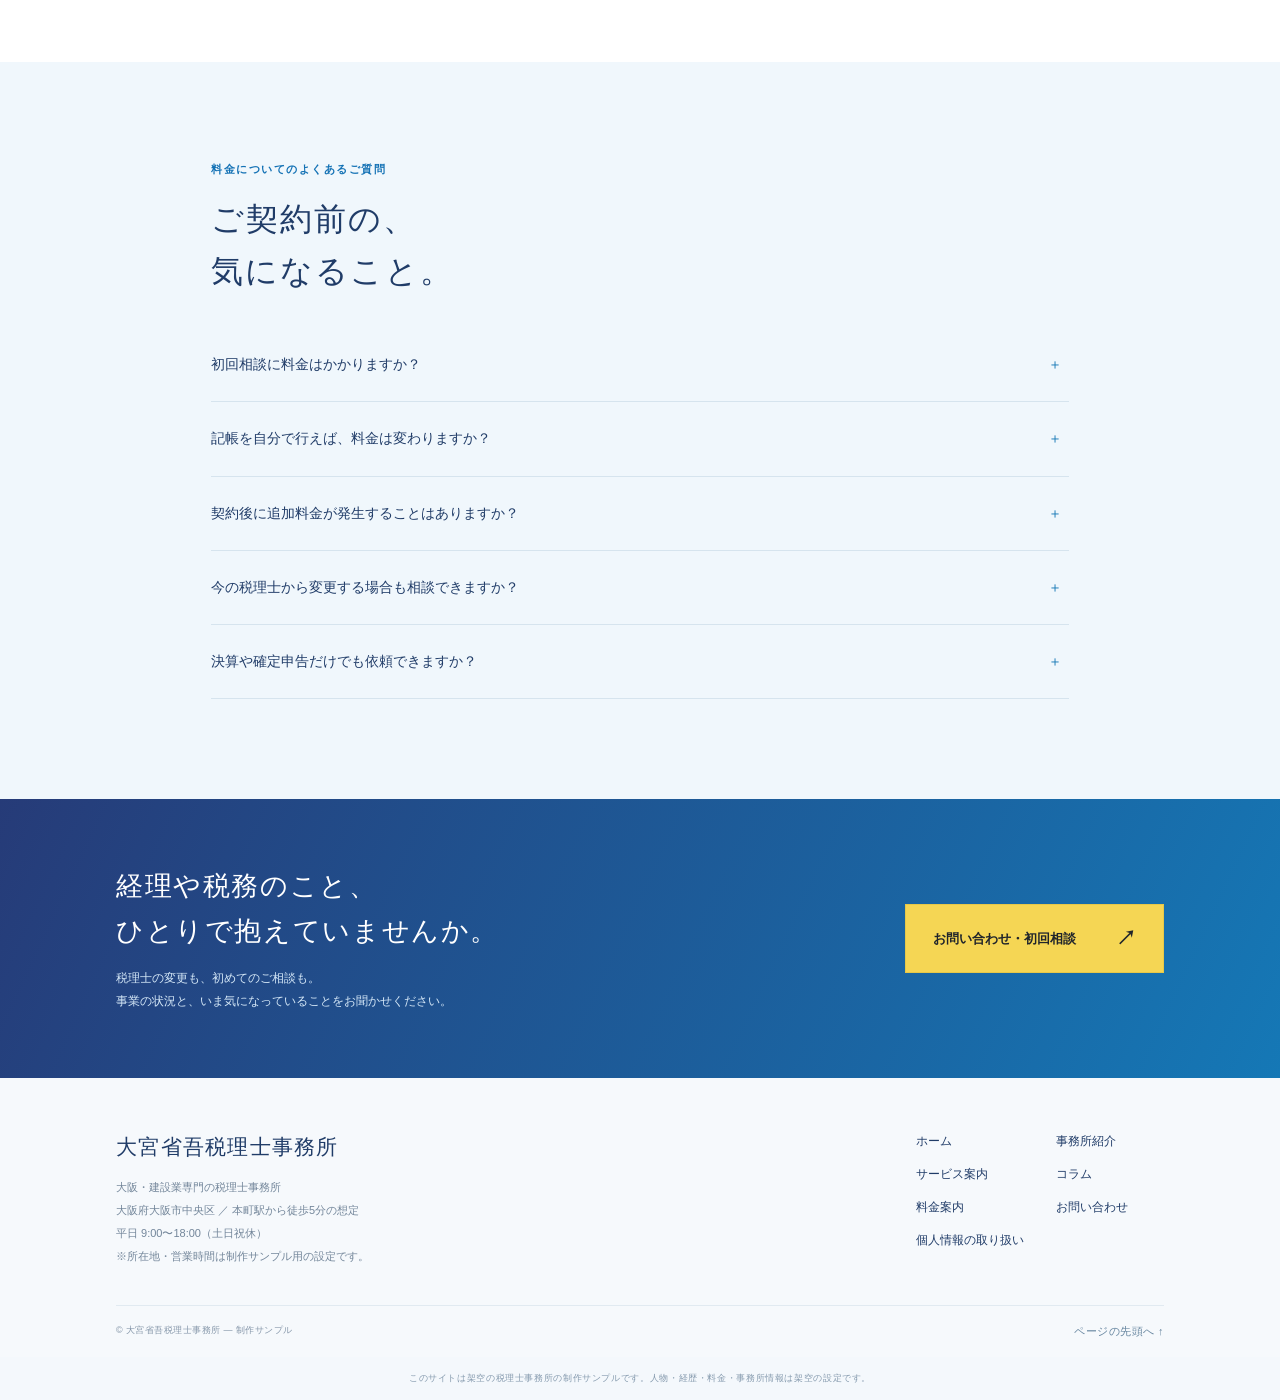
<file: fees.html>
<!DOCTYPE html><html lang="ja"><head><meta charset="utf-8"><meta name="viewport" content="width=device-width,initial-scale=1"><title>料金案内｜大宮省吾税理士事務所</title><meta name="description" content="大阪・建設業専門の大宮省吾税理士事務所。税務顧問、決算・申告、独立・法人化支援をご案内する架空の制作サンプルです。"><link rel="stylesheet" href="assets/site.css"><script src="assets/site.js" defer></script></head><body><header id="top"><a class="brand-link" href="index.html" aria-label="大宮省吾税理士事務所 ホーム"><div class="brand"><svg class="mark" viewBox="0 0 48 48" fill="none" aria-hidden="true"><path d="M24 3 44 14v21L24 46 4 35V14Z" stroke="currentColor" stroke-width="1.4"/><path d="M13 34V20l11-7 11 7v14M19 38V24l5-3 5 3v14M4 14l20 11 20-11M24 3v10" stroke="currentColor" stroke-width="1.4"/></svg><div><small>大阪・建設業専門の税理士事務所</small><strong>大宮省吾税理士事務所</strong></div></div></a><details class="mobile-nav"><summary aria-label="メニュー"></summary><div><a href="index.html">ホーム</a><a href="about.html">事務所紹介</a><a href="services.html">サービス案内</a><a href="column.html">コラム</a><a href="fees.html">料金案内</a><a href="contact.html">お問い合わせ</a></div></details><nav class="nav" aria-label="メインナビゲーション"><a href="index.html">ホーム</a><a href="about.html">事務所紹介</a><a href="services.html">サービス案内</a><a href="column.html">コラム</a><a href="fees.html" class="active" aria-current="page">料金案内</a><a class="contact" href="contact.html"><b aria-hidden="true">✉</b>お問い合わせ</a></nav></header><main><section class="page-intro"><div class="wrap"><div class="breadcrumb"><a href="index.html">ホーム</a><span>/</span><span>料金案内</span></div><span class="section-tag">ご依頼の前に、費用を明確に</span><h1>料金案内</h1><p>月額顧問料と決算・申告料を分けてご案内します。<br>実際の業務量に合わせたお見積もりで、年間の費用感を確認いただけます。</p></div></section>
<section class="section" id="monthly"><div class="wrap narrow"><div class="demo-banner">このページの料金は、制作サンプル用の架空の設定です。すべて税込で表示しています。</div><span class="section-tag">月額顧問料</span><h2>事業の規模に合わせた、<br>継続的なサポート。</h2><p class="lead">税務相談、会計内容の確認、数字のご説明を含む目安です。記帳代行や追加の申告業務は別途となります。</p><div class="table-scroll"><table><caption class="note">年間売上高別・月額顧問料の目安（税込）</caption><thead><tr><th scope="col">年間売上高</th><th scope="col">個人事業主</th><th scope="col">法人</th></tr></thead><tbody><tr><th scope="row">1,000万円未満</th><td><strong>16,500円〜</strong></td><td><strong>22,000円〜</strong></td></tr><tr><th scope="row">1,000万〜3,000万円未満</th><td><strong>22,000円〜</strong></td><td><strong>27,500円〜</strong></td></tr><tr><th scope="row">3,000万〜5,000万円未満</th><td><strong>27,500円〜</strong></td><td><strong>33,000円〜</strong></td></tr><tr><th scope="row">5,000万〜1億円未満</th><td><strong>33,000円〜</strong></td><td><strong>38,500円〜</strong></td></tr><tr><th scope="row">1億円以上</th><td colspan="2">個別にお見積もり</td></tr></tbody></table></div><p class="note">取引件数、面談頻度、会計データの状況、工事別の管理内容により金額は変動します。契約前に業務範囲と費用をご説明します。</p></div></section>
<section class="section pale" id="closing-fees"><div class="wrap narrow"><span class="section-tag">決算・申告料と追加業務</span><h2>月額以外の費用も、<br>あらかじめご案内します。</h2><div class="table-scroll"><table><thead><tr><th scope="col">業務</th><th scope="col">料金目安（税込）</th><th scope="col">補足</th></tr></thead><tbody><tr><th scope="row">個人の決算・所得税申告</th><td><strong>88,000円〜</strong></td><td>年1回。顧問契約がある場合の目安</td></tr><tr><th scope="row">法人の決算・申告</th><td><strong>132,000円〜</strong></td><td>年1回。顧問契約がある場合の目安</td></tr><tr><th scope="row">消費税申告</th><td><strong>33,000円〜</strong></td><td>申告内容により変動</td></tr><tr><th scope="row">記帳代行</th><td><strong>月額 5,500円〜</strong></td><td>取引件数・資料の状態により変動</td></tr><tr><th scope="row">年末調整・法定調書等</th><td>別途お見積もり</td><td>対象人数・業務内容により変動</td></tr><tr><th scope="row">独立・法人化支援</th><td>個別お見積もり</td><td>登記・他士業の費用等は含みません</td></tr><tr><th scope="row">税務調査対応</th><td>別途お見積もり</td><td>対応日数・内容により変動</td></tr></tbody></table></div><p class="note">決算・申告のみのご依頼は、記帳状況と必要業務を確認のうえ個別にお見積もりします。</p></div></section>
<section class="section"><div class="wrap narrow"><span class="section-tag">年間費用の例</span><h2>1年間でかかる費用を、<br>具体的に。</h2><div class="cost-example"><div><h3>年商2,000万円の建設会社<br>法人・自社で記帳する場合</h3><p>月額顧問料27,500円の想定。<br>消費税申告あり、記帳代行なし。<br>年末調整などの追加業務は含まない例です。</p></div><div class="cost-total"><dl><div><dt>月額顧問料 × 12か月</dt><dd>330,000円</dd></div><div><dt>決算・申告料</dt><dd>132,000円</dd></div><div><dt>消費税申告料</dt><dd>33,000円</dd></div><div class="total"><dt>年間合計（税込）</dt><dd>495,000円</dd></div></dl></div></div><div class="cost-example"><div><h3>年商800万円の一人親方<br>個人・記帳も依頼する場合</h3><p>月額顧問料16,500円の想定。<br>記帳代行は月額5,500円、消費税申告なし。<br>その他の追加業務は含まない例です。</p></div><div class="cost-total"><dl><div><dt>月額顧問料 × 12か月</dt><dd>198,000円</dd></div><div><dt>記帳代行料 × 12か月</dt><dd>66,000円</dd></div><div><dt>決算・所得税申告料</dt><dd>88,000円</dd></div><div class="total"><dt>年間合計（税込）</dt><dd>352,000円</dd></div></dl></div></div><p class="note">上記は架空の条件による試算例です。税金そのものの納付額は含みません。消費税申告の要否は、個々の状況によって異なります。</p></div></section>
<section class="section pale"><div class="wrap narrow"><span class="section-tag">料金についてのよくあるご質問</span><h2>ご契約前の、<br>気になること。</h2><div class="faq"><details><summary>初回相談に料金はかかりますか？</summary><p>初回はサービス内容・お見積もりに関するご相談を無料で伺う設定です。個別の申告書作成や具体的な税務判断を伴う業務は、別途ご案内します。</p></details><details><summary>記帳を自分で行えば、料金は変わりますか？</summary><p>記帳代行が不要な場合、その費用はかかりません。会計データの状態や確認に必要な作業量を踏まえてお見積もりします。</p></details><details><summary>契約後に追加料金が発生することはありますか？</summary><p>契約の範囲外の業務をご希望の場合や、取引量が大きく変わった場合は、あらかじめ内容と費用をご説明します。ご了解をいただいてから進める想定です。</p></details><details><summary>今の税理士から変更する場合も相談できますか？</summary><p>はい。契約の切り替え時期や資料の引き継ぎなど、現在の状況を伺いながら進め方をご案内します。</p></details><details><summary>決算や確定申告だけでも依頼できますか？</summary><p>可能な設定です。資料の状態や申告期限までの期間により対応できない場合もあるため、余裕をもってご相談いただく想定です。</p></details></div></div></section></main><section class="contact-band"><div class="wrap"><div><h2>経理や税務のこと、<br>ひとりで抱えていませんか。</h2><p>税理士の変更も、初めてのご相談も。<br>事業の状況と、いま気になっていることをお聞かせください。</p></div><a href="contact.html" class="cta-solid">お問い合わせ・初回相談<span aria-hidden="true">↗</span></a></div></section><footer><div class="wrap"><div class="footer-top"><div><p class="footer-name">大宮省吾税理士事務所</p><div class="footer-info">大阪・建設業専門の税理士事務所<br>大阪府大阪市中央区 ／ 本町駅から徒歩5分の想定<br>平日 9:00〜18:00（土日祝休）<br>※所在地・営業時間は制作サンプル用の設定です。</div></div><nav class="footer-nav" aria-label="フッターナビゲーション"><a href="index.html">ホーム</a><a href="about.html">事務所紹介</a><a href="services.html">サービス案内</a><a href="column.html">コラム</a><a href="fees.html">料金案内</a><a href="contact.html">お問い合わせ</a><a href="contact.html#privacy">個人情報の取り扱い</a></nav></div><div class="copyright"><span>© 大宮省吾税理士事務所 — 制作サンプル</span><a class="top-link" href="#top">ページの先頭へ ↑</a></div></div></footer><p class="sample">このサイトは架空の税理士事務所の制作サンプルです。人物・経歴・料金・事務所情報は架空の設定です。</p></body></html>
</file>
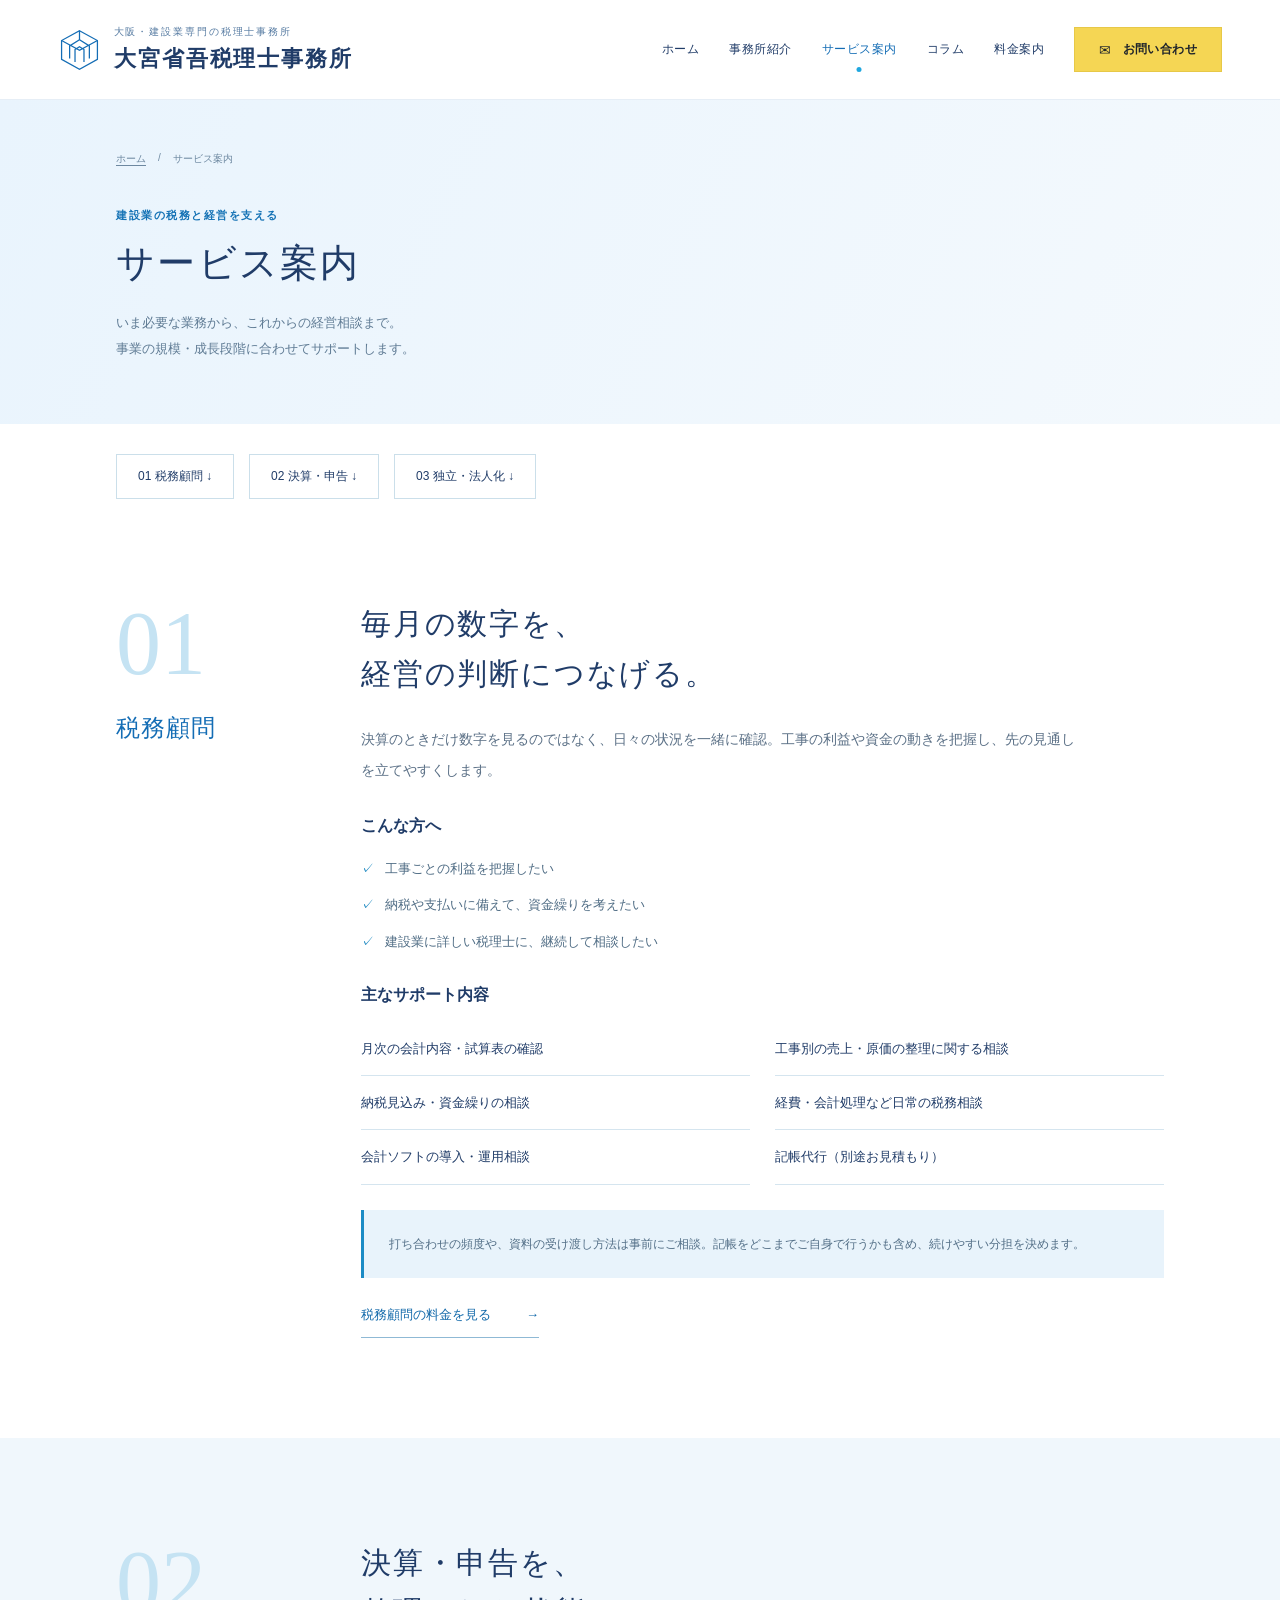
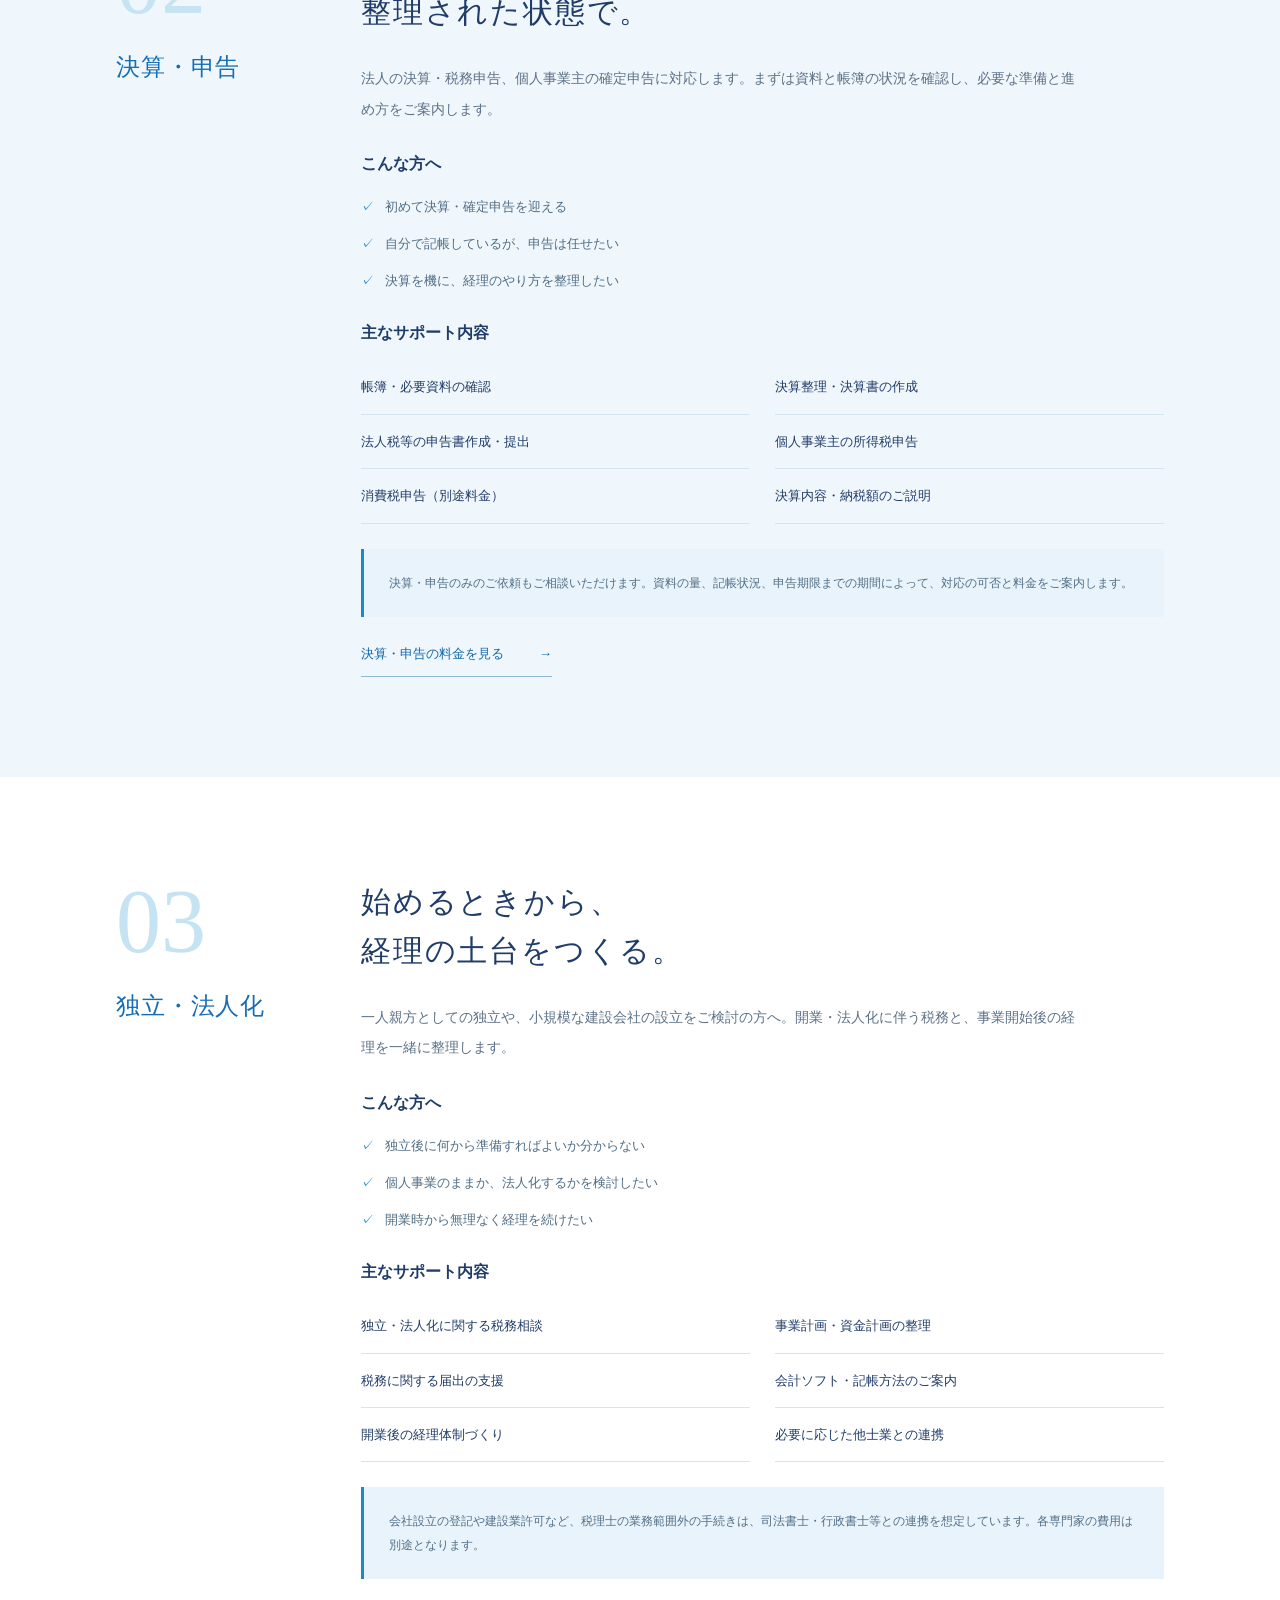
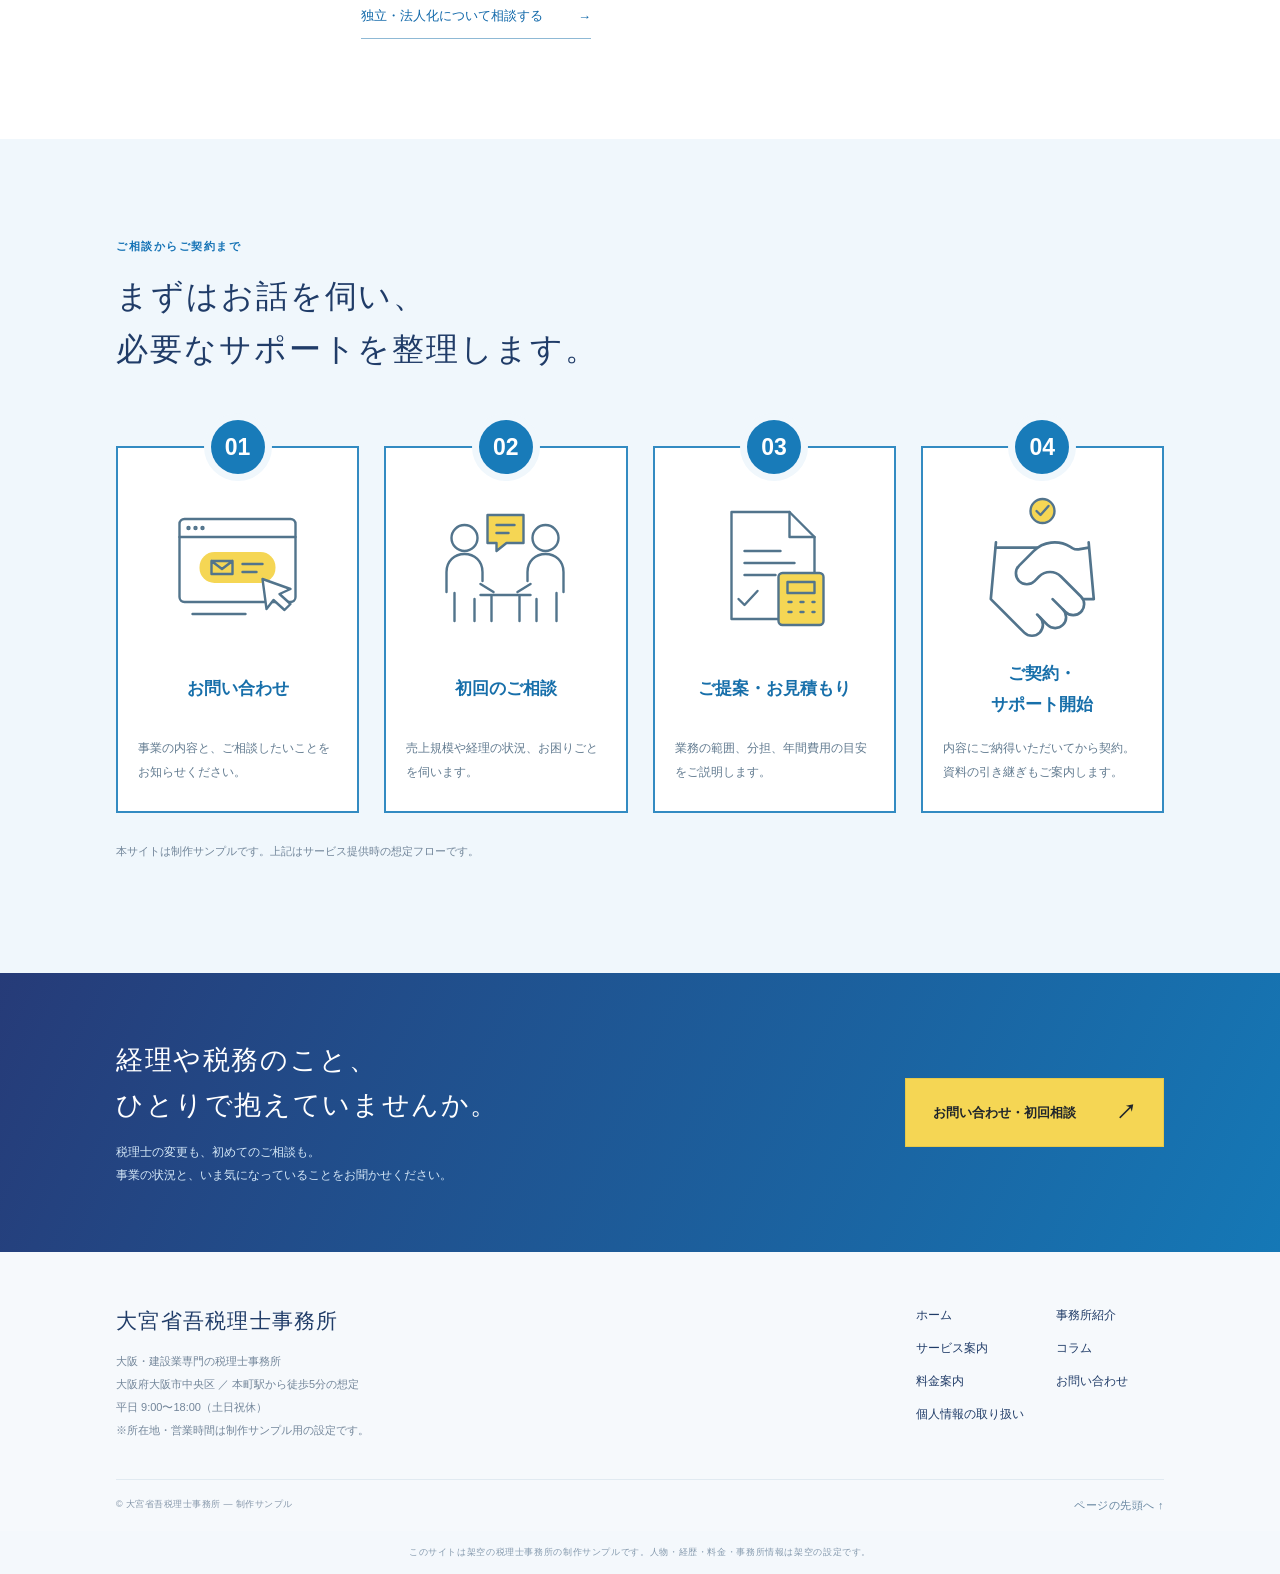
<file: services.html>
<!DOCTYPE html><html lang="ja"><head><meta charset="utf-8"><meta name="viewport" content="width=device-width,initial-scale=1"><title>サービス案内｜大宮省吾税理士事務所</title><meta name="description" content="大阪・建設業専門の大宮省吾税理士事務所。税務顧問、決算・申告、独立・法人化支援をご案内する架空の制作サンプルです。"><link rel="stylesheet" href="assets/site.css"><script src="assets/site.js" defer></script></head><body><header id="top"><a class="brand-link" href="index.html" aria-label="大宮省吾税理士事務所 ホーム"><div class="brand"><svg class="mark" viewBox="0 0 48 48" fill="none" aria-hidden="true"><path d="M24 3 44 14v21L24 46 4 35V14Z" stroke="currentColor" stroke-width="1.4"/><path d="M13 34V20l11-7 11 7v14M19 38V24l5-3 5 3v14M4 14l20 11 20-11M24 3v10" stroke="currentColor" stroke-width="1.4"/></svg><div><small>大阪・建設業専門の税理士事務所</small><strong>大宮省吾税理士事務所</strong></div></div></a><details class="mobile-nav"><summary aria-label="メニュー"></summary><div><a href="index.html">ホーム</a><a href="about.html">事務所紹介</a><a href="services.html">サービス案内</a><a href="column.html">コラム</a><a href="fees.html">料金案内</a><a href="contact.html">お問い合わせ</a></div></details><nav class="nav" aria-label="メインナビゲーション"><a href="index.html">ホーム</a><a href="about.html">事務所紹介</a><a href="services.html" class="active" aria-current="page">サービス案内</a><a href="column.html">コラム</a><a href="fees.html">料金案内</a><a class="contact" href="contact.html"><b aria-hidden="true">✉</b>お問い合わせ</a></nav></header><main><section class="page-intro"><div class="wrap"><div class="breadcrumb"><a href="index.html">ホーム</a><span>/</span><span>サービス案内</span></div><span class="section-tag">建設業の税務と経営を支える</span><h1>サービス案内</h1><p>いま必要な業務から、これからの経営相談まで。<br>事業の規模・成長段階に合わせてサポートします。</p></div></section><div class="wrap"><nav class="jump-nav" aria-label="サービスの目次"><a href="#tax">01 税務顧問 ↓</a><a href="#closing">02 決算・申告 ↓</a><a href="#startup">03 独立・法人化 ↓</a></nav></div>
<section class="section" id="tax"><div class="wrap service-detail"><div class="service-index">01<small>税務顧問</small></div><div><h2>毎月の数字を、<br>経営の判断につなげる。</h2><p class="lead">決算のときだけ数字を見るのではなく、日々の状況を一緒に確認。工事の利益や資金の動きを把握し、先の見通しを立てやすくします。</p><h3>こんな方へ</h3><ul class="check-list"><li>工事ごとの利益を把握したい</li><li>納税や支払いに備えて、資金繰りを考えたい</li><li>建設業に詳しい税理士に、継続して相談したい</li></ul><h3>主なサポート内容</h3><ul class="task-list"><li>月次の会計内容・試算表の確認</li><li>工事別の売上・原価の整理に関する相談</li><li>納税見込み・資金繰りの相談</li><li>経費・会計処理など日常の税務相談</li><li>会計ソフトの導入・運用相談</li><li>記帳代行（別途お見積もり）</li></ul><div class="callout">打ち合わせの頻度や、資料の受け渡し方法は事前にご相談。記帳をどこまでご自身で行うかも含め、続けやすい分担を決めます。</div><a class="text-link" href="fees.html#monthly">税務顧問の料金を見る <span>→</span></a></div></div></section>
<section class="section pale" id="closing"><div class="wrap service-detail"><div class="service-index">02<small>決算・申告</small></div><div><h2>決算・申告を、<br>整理された状態で。</h2><p class="lead">法人の決算・税務申告、個人事業主の確定申告に対応します。まずは資料と帳簿の状況を確認し、必要な準備と進め方をご案内します。</p><h3>こんな方へ</h3><ul class="check-list"><li>初めて決算・確定申告を迎える</li><li>自分で記帳しているが、申告は任せたい</li><li>決算を機に、経理のやり方を整理したい</li></ul><h3>主なサポート内容</h3><ul class="task-list"><li>帳簿・必要資料の確認</li><li>決算整理・決算書の作成</li><li>法人税等の申告書作成・提出</li><li>個人事業主の所得税申告</li><li>消費税申告（別途料金）</li><li>決算内容・納税額のご説明</li></ul><div class="callout">決算・申告のみのご依頼もご相談いただけます。資料の量、記帳状況、申告期限までの期間によって、対応の可否と料金をご案内します。</div><a class="text-link" href="fees.html#closing-fees">決算・申告の料金を見る <span>→</span></a></div></div></section>
<section class="section" id="startup"><div class="wrap service-detail"><div class="service-index">03<small>独立・法人化</small></div><div><h2>始めるときから、<br>経理の土台をつくる。</h2><p class="lead">一人親方としての独立や、小規模な建設会社の設立をご検討の方へ。開業・法人化に伴う税務と、事業開始後の経理を一緒に整理します。</p><h3>こんな方へ</h3><ul class="check-list"><li>独立後に何から準備すればよいか分からない</li><li>個人事業のままか、法人化するかを検討したい</li><li>開業時から無理なく経理を続けたい</li></ul><h3>主なサポート内容</h3><ul class="task-list"><li>独立・法人化に関する税務相談</li><li>事業計画・資金計画の整理</li><li>税務に関する届出の支援</li><li>会計ソフト・記帳方法のご案内</li><li>開業後の経理体制づくり</li><li>必要に応じた他士業との連携</li></ul><div class="callout">会社設立の登記や建設業許可など、税理士の業務範囲外の手続きは、司法書士・行政書士等との連携を想定しています。各専門家の費用は別途となります。</div><a class="text-link" href="contact.html">独立・法人化について相談する <span>→</span></a></div></div></section>
<section class="section pale"><div class="wrap"><span class="section-tag">ご相談からご契約まで</span><h2>まずはお話を伺い、<br>必要なサポートを整理します。</h2><ol id="consultation-flow" class="visual-flow" aria-label="ご相談からご契約までの4ステップ"><li class="flow-card"><span class="flow-number">01</span><div class="flow-illustration"><svg viewBox="0 0 160 145" aria-hidden="true" fill="none" stroke="currentColor" stroke-width="2.4" stroke-linecap="round" stroke-linejoin="round"><rect x="22" y="25" width="116" height="83" rx="5"/><path d="M22 43h116"/><circle cx="31" cy="34" r="1"/><circle cx="38" cy="34" r="1"/><circle cx="45" cy="34" r="1"/><rect class="flow-yellow" x="42" y="58" width="76" height="31" rx="15" stroke="none"/><path d="M54 67h21v13H54zM54 67l10.5 8L75 67"/><path d="M85 70h20m-20 8h14"/><path d="m105 85 4 30 7-9 11 10 6-6-11-10 11-5Z" fill="white"/><path d="M35 120h53"/></svg></div><h3>お問い合わせ</h3><p>事業の内容と、ご相談したいことをお知らせください。</p></li><li class="flow-card"><span class="flow-number">02</span><div class="flow-illustration"><svg viewBox="0 0 160 145" aria-hidden="true" fill="none" stroke="currentColor" stroke-width="2.4" stroke-linecap="round" stroke-linejoin="round"><circle cx="39" cy="44" r="13"/><circle cx="120" cy="44" r="13"/><path d="M21 98V78c0-11 8-18 18-18s18 7 18 18v9m-2 3 13 8m-39 1v28m20-22v22M138 98V78c0-11-8-18-18-18s-18 7-18 18v9m3 3-13 8m39 1v28m-20-22v22M55 101h50m-39 0v26m28-26v26"/><path class="flow-yellow" d="M62 21h36v28H81l-10 8V49h-9Z"/><path d="M71 31h18m-18 8h12"/></svg></div><h3>初回のご相談</h3><p>売上規模や経理の状況、お困りごとを伺います。</p></li><li class="flow-card"><span class="flow-number">03</span><div class="flow-illustration"><svg viewBox="0 0 160 145" aria-hidden="true" fill="none" stroke="currentColor" stroke-width="2.4" stroke-linecap="round" stroke-linejoin="round"><path d="M37 18h58l25 25v82H37Z" fill="white"/><path d="M95 18v25h25M50 57h36m-36 12h50m-50 12h31"/><rect class="flow-yellow" x="84" y="79" width="45" height="52" rx="4"/><path d="M93 88h27v11H93zM94 108h3m9 0h3m9 0h2m-26 10h3m9 0h3m9 0h2"/><path d="m44 105 6 6 13-14"/></svg></div><h3>ご提案・お見積もり</h3><p>業務の範囲、分担、年間費用の目安をご説明します。</p></li><li class="flow-card"><span class="flow-number">04</span><div class="flow-illustration"><svg viewBox="0 0 160 145" aria-hidden="true" fill="none" stroke="currentColor" stroke-width="2.4" stroke-linecap="round" stroke-linejoin="round"><circle class="flow-yellow" cx="80" cy="17" r="12"/><path d="m74 17 4 4 8-9"/><g transform="translate(18 33) scale(5.15)" stroke-width=".52"><path d="m11 17 2 2a1 1 0 1 0 3-3"/><path d="m14 14 2.5 2.5a1 1 0 1 0 3-3l-3.88-3.88a3 3 0 0 0-4.24 0l-.88.88a1 1 0 1 1-3-3l2.81-2.81a5.79 5.79 0 0 1 7.06-.87l.47.28a2 2 0 0 0 1.46.2L21 4"/><path d="m21 3 1 11h-2"/><path d="M3 3 2 14l6.5 6.5a1 1 0 1 0 3-3"/><path d="M3 4h8"/></g></svg></div><h3>ご契約・<br>サポート開始</h3><p>内容にご納得いただいてから契約。資料の引き継ぎもご案内します。</p></li></ol><p class="note">本サイトは制作サンプルです。上記はサービス提供時の想定フローです。</p></div></section></main><section class="contact-band"><div class="wrap"><div><h2>経理や税務のこと、<br>ひとりで抱えていませんか。</h2><p>税理士の変更も、初めてのご相談も。<br>事業の状況と、いま気になっていることをお聞かせください。</p></div><a href="contact.html" class="cta-solid">お問い合わせ・初回相談<span aria-hidden="true">↗</span></a></div></section><footer><div class="wrap"><div class="footer-top"><div><p class="footer-name">大宮省吾税理士事務所</p><div class="footer-info">大阪・建設業専門の税理士事務所<br>大阪府大阪市中央区 ／ 本町駅から徒歩5分の想定<br>平日 9:00〜18:00（土日祝休）<br>※所在地・営業時間は制作サンプル用の設定です。</div></div><nav class="footer-nav" aria-label="フッターナビゲーション"><a href="index.html">ホーム</a><a href="about.html">事務所紹介</a><a href="services.html">サービス案内</a><a href="column.html">コラム</a><a href="fees.html">料金案内</a><a href="contact.html">お問い合わせ</a><a href="contact.html#privacy">個人情報の取り扱い</a></nav></div><div class="copyright"><span>© 大宮省吾税理士事務所 — 制作サンプル</span><a class="top-link" href="#top">ページの先頭へ ↑</a></div></div></footer><p class="sample">このサイトは架空の税理士事務所の制作サンプルです。人物・経歴・料金・事務所情報は架空の設定です。</p></body></html>
</file>
<file: assets/site.css>
:root{--navy:#27376d;--blue:#1468ae;--cyan:#20a8d5;--ink:#193653}*{box-sizing:border-box}body{margin:0;color:var(--ink);background:#fff;font-family:"Noto Sans JP","Hiragino Kaku Gothic ProN","Yu Gothic",sans-serif;-webkit-font-smoothing:antialiased}button{font:inherit}header{height:96px;display:flex;align-items:center;justify-content:space-between;padding:0 0 0 4.4%;background:white}.brand{display:flex;gap:13px;align-items:center}.mark{width:43px;height:43px;color:#176ab0}.brand small{font-size:10px;letter-spacing:.19em;display:block;margin-bottom:5px}.brand strong{font-family:"Yu Mincho","Hiragino Mincho ProN",serif;font-size:23px;letter-spacing:.09em;font-weight:600}.nav{height:100%;display:flex;align-items:center;gap:29px}.nav span{font-size:12px;letter-spacing:.04em;white-space:nowrap}.nav .active{color:#1878bc;position:relative}.nav .active:after{content:"";position:absolute;bottom:-12px;left:50%;width:16px;height:2px;background:#1878bc;transform:translateX(-50%)}.contact{border:0;background:var(--navy);color:#fff;height:100%;padding:0 31px;font-size:12px;letter-spacing:.08em;cursor:pointer}.contact b{margin-right:11px;font-size:16px;font-weight:400}.hero{position:relative;min-height:590px;height:calc(100svh - 272px);max-height:750px;isolation:isolate;overflow:hidden;background:#e9f1f4}.hero-image{position:absolute;width:100%;height:100%;object-fit:cover;object-position:center 43%;z-index:-2}.hero:after{content:"";position:absolute;inset:0;background:linear-gradient(90deg,transparent 32%,rgba(238,247,251,.08) 47%,rgba(238,247,251,.6) 100%);z-index:-1}.copy{position:absolute;left:50%;top:50%;transform:translateY(-51%);padding-right:30px}.eyebrow{font-size:14px;font-weight:600;letter-spacing:.13em;margin:0 0 25px 3px;color:#185c91}h1{font-size:clamp(30px,3.05vw,48px);line-height:1.6;letter-spacing:.06em;margin:0;font-weight:700}h1 span{display:table;color:#fff;background:linear-gradient(110deg,#145b9f,#1e9dd0);padding:5px 22px 8px;margin-bottom:12px;white-space:nowrap}h1 span:last-child{margin-bottom:0}.description{font-size:14px;line-height:2.15;letter-spacing:.07em;margin:25px 0 0 4px;font-weight:500}.hero-label{position:absolute;left:4.5%;bottom:27px;display:flex;align-items:center;gap:12px;color:#fff;text-shadow:0 1px 6px #19365377;font-size:11px;letter-spacing:.13em}.hero-label:before{content:"";width:32px;height:1px;background:currentColor}.scroll{position:absolute;right:30px;bottom:30px;font-size:9px;letter-spacing:.2em;writing-mode:vertical-rl;display:flex;align-items:center;gap:12px;color:#245d84}.scroll:after{content:"";width:1px;height:38px;background:#245d84}.strengths{background:var(--navy);color:white;padding:0 max(7%,calc((100% - 1100px)/2));display:grid;grid-template-columns:1fr 1fr;min-height:142px}.strength{display:flex;align-items:center;gap:25px;padding:27px 37px}.strength+.strength{border-left:1px solid #ffffff35}.strength svg{width:43px;flex-shrink:0;stroke:#aac8e7;stroke-width:1;fill:none}.strength h2{font-family:"Yu Mincho","Hiragino Mincho ProN",serif;font-size:18px;letter-spacing:.09em;margin:0 0 9px;font-weight:500}.strength p{margin:0;font-size:11px;line-height:1.9;color:#d6dfee;letter-spacing:.04em}.sample{margin:0;padding:15px 20px;text-align:center;font-size:10px;letter-spacing:.07em;color:#8c98a6;background:#f6f8fb}dialog{max-width:420px;width:calc(100% - 40px);border:0;padding:36px;color:var(--ink);line-height:1.9;box-shadow:0 18px 90px #0002}dialog::backdrop{background:#17264066}dialog h2{font-size:20px}dialog p{font-size:14px}dialog button{border:0;background:var(--navy);color:#fff;padding:10px 25px;cursor:pointer}
@media(min-width:1600px){.copy{left:51%}.hero-image{object-position:center 44%}}
@media(max-width:1050px){header{height:80px;padding-left:24px}.brand strong{font-size:19px}.brand small{font-size:9px}.nav{gap:18px}.nav span{font-size:11px}.contact{padding:0 20px}.hero{min-height:560px}.copy{left:47%}h1{font-size:32px}.strengths{padding:0 3%}.strength{padding:26px 22px;gap:18px}.strength h2{font-size:16px}}
@media(max-width:760px){header{height:77px;padding-left:18px}.mark{width:32px;height:32px}.brand{gap:9px}.brand small{font-size:8px;margin-bottom:4px;letter-spacing:.12em}.brand strong{font-size:17px;letter-spacing:.04em}.nav{gap:0}.nav span{display:none}.contact{width:65px;padding:0;font-size:10px;letter-spacing:0}.contact b{display:block;margin:0 0 2px;font-size:18px}.hero{height:720px;min-height:0;max-height:none}.hero-image{height:430px;object-position:29% center;width:130%;max-width:none;left:-9%}.hero:after{background:linear-gradient(180deg,transparent 31%,rgba(235,244,249,.4) 46%,#edf5f9 60%)}.copy{top:auto;bottom:44px;left:7%;transform:none;padding:0}.eyebrow{font-size:11px;margin-bottom:17px}.copy h1{font-size:clamp(27px,7.4vw,38px);letter-spacing:.03em}.copy h1 span{padding:3px 13px 5px;margin-bottom:8px}.description{font-size:12px;line-height:2;margin-top:18px}.hero-label{top:28px;bottom:auto;left:7%;font-size:9px}.scroll{right:17px;bottom:26px;font-size:8px}.strengths{grid-template-columns:1fr;padding:9px 7%}.strength{padding:23px 0;gap:19px}.strength+.strength{border-left:0;border-top:1px solid #ffffff35}.strength svg{width:36px}.strength h2{font-size:16px;margin-bottom:7px}.strength p{font-size:11px}.sample{font-size:9px;padding:13px 15px}}

/* Distinct editorial composition for Omiya. */
:root{--navy:#193e52;--blue:#28698b;--ink:#193e52}
header{height:100px;padding:0 4.5%;border-bottom:1px solid #193e5212}.brand strong{font-size:22px}.brand small{color:#69808c}.mark{color:#28698b}.nav{gap:30px}.contact{height:43px;padding:0 22px;background:transparent;border:1px solid #193e5240;color:var(--ink)}.contact b{font-size:14px}.nav .active{color:#193e52}.nav .active:after{background:#bd9a59;width:5px;height:5px;border-radius:50%;bottom:-14px}
.hero{background:#f5f5f0;height:640px;min-height:640px;max-height:800px;margin:0 0 0 0;overflow:hidden}
.hero-image{left:48%;top:28px;width:52%;height:calc(100% - 28px);object-fit:cover;object-position:13% center;border-radius:72px 0 0 0}
.hero:after{inset:0 auto 0 0;width:48%;background:linear-gradient(135deg,#f5f5f0,#f0f2ed);z-index:-1}
.copy{left:8%;top:47%;transform:translateY(-50%);padding-right:0;z-index:1}
.eyebrow{font-size:10px;font-weight:500;letter-spacing:.18em;margin:0 0 28px;color:#71868b;display:flex;align-items:center;gap:12px}.eyebrow:before{content:"";height:1px;width:28px;background:#ac8d56}.intro{font-size:12px;letter-spacing:.12em;margin:0 0 18px;color:#4f6b77}
h1{font-family:"Yu Mincho","Hiragino Mincho ProN",serif;font-weight:500;line-height:1.65;font-size:clamp(32px,3.15vw,50px);letter-spacing:.055em}h1 span{display:block;background:transparent;color:var(--ink);padding:0;margin:0}h1 em{font-style:normal;text-decoration:underline;text-decoration-color:#b89b6655;text-underline-offset:8px;text-decoration-thickness:7px}
.description{font-size:13px;line-height:2.1;margin:25px 0 0;letter-spacing:.025em;font-weight:400;color:#516a74}
.hero-cta{display:flex;align-items:center;justify-content:space-between;gap:30px;border:0;border-bottom:1px solid #1d485a66;background:none;padding:15px 0 12px;font-size:12px;letter-spacing:.04em;color:var(--ink);margin-top:18px;cursor:pointer}.hero-cta span{font-size:19px;color:#9e7d43}
.portrait-caption{position:absolute;right:0;bottom:0;background:#193e52ee;color:white;padding:22px 42px;min-width:260px}.portrait-caption small{font-size:8px;letter-spacing:.2em;color:#b7cbd2;display:block;margin-bottom:9px}.portrait-caption>span{font-size:10px;letter-spacing:.1em}.portrait-caption strong{font-family:"Yu Mincho",serif;font-size:21px;font-weight:500;margin-left:10px}.hero-label{color:#819294;text-shadow:none;left:8%;bottom:26px;font-size:8px;letter-spacing:.16em}.hero-label:before{width:20px}.scroll{display:none}
.strengths{margin:0 8%;padding:0;background:#fff;color:var(--ink);min-height:150px;gap:50px;counter-reset:points}.strength{padding:28px 0;gap:20px;position:relative;counter-increment:points}.strength:before{content:"0" counter(points);color:#b09560;font-size:13px;letter-spacing:.1em;align-self:flex-start;margin-top:6px;font-family:Georgia,serif}.strength svg{display:none}.strength+.strength{border-left:0}.strength h2{font-size:18px;font-weight:500;letter-spacing:.04em;margin-bottom:9px}.strength p{color:#77878c;font-size:11px;line-height:1.85}.sample{border-top:1px solid #edf0ef;background:white;font-size:9px;color:#9ba5a7}
@media(min-width:1600px){.copy{left:10%}.hero{height:730px}.hero-image{object-position:10% center}}
@media(max-width:1050px){header{padding:0 3%;height:86px}.brand strong{font-size:18px}.nav{gap:18px}.contact{padding:0 14px}.hero{height:600px;min-height:600px}.copy{left:6%}h1{font-size:34px}.description{font-size:12px}.strengths{margin:0 6%;gap:30px}.strength h2{font-size:16px}}
@media(max-width:760px){header{height:78px;padding:0 18px}.brand strong{font-size:17px}.nav{gap:0}.contact{height:35px;width:auto;padding:0 11px;font-size:10px}.contact b{display:none}.brand small{font-size:8px}.hero{height:auto;min-height:0;display:flex;flex-direction:column;padding:38px 0 0;background:#f5f5f0}.hero:after{display:none}.copy{position:relative;left:auto;top:auto;bottom:auto;transform:none;padding:0 7% 32px;order:0}.eyebrow{font-size:8px;letter-spacing:.14em;margin-bottom:23px}.intro{font-size:10px;margin-bottom:13px}.copy h1{font-size:clamp(29px,8.2vw,39px);line-height:1.55;letter-spacing:.055em}.copy h1 span{padding:0;margin:0}.description{margin-top:19px;font-size:12px}.hero-cta{margin-top:12px;font-size:11px;padding-top:12px;gap:42px}.hero-image{position:relative;left:auto;top:auto;width:93%;height:370px;align-self:flex-end;object-position:10% center;border-radius:45px 0 0 0;order:1;z-index:0}.portrait-caption{z-index:2;bottom:0;padding:15px 24px;min-width:205px}.portrait-caption strong{font-size:19px}.hero-label{display:none}.strengths{margin:0 7%;gap:0;grid-template-columns:1fr;padding:6px 0}.strength{padding:24px 0;gap:17px}.strength+.strength{border-top:1px solid #e5e9e7}.strength h2{font-size:16px}.strength p{font-size:11px}.sample{font-size:8px}}


/* Blue direction, retaining the independent split layout. */
:root{--navy:#263b78;--blue:#146db5;--ink:#203c68}
header{border-bottom-color:#e6eef6}.mark{color:#146db5}.brand small{color:#557aa1}.nav .active{color:#146db5}.nav .active:after{background:#20a7df}.contact{color:white;background:#176eb3;border-color:#176eb3}.hero{background:#edf6fc}.hero:after{background:linear-gradient(125deg,#f2f8fd,#e3f1fb)}.eyebrow{color:#4483b6}.eyebrow:before{background:#1494d0}.intro{color:#236aa3}.copy h1{color:#203c68}.copy h1 em{color:#087cbd;text-decoration-color:#6bc5eb55}.description{color:#486b8c}.hero-cta{color:#146db5;border-bottom-color:#5299c2}.hero-cta span{color:#159cd2}.hero-label{color:#6c91b0}.portrait-caption{background:#1b66a7ed}.portrait-caption small{color:#c1e3fa}
.strengths{margin:0;padding:0 8%;gap:50px;background:linear-gradient(110deg,#24376e,#2a4b8c);color:white}.strength:before{color:#69c7f0}.strength h2{color:white}.strength p{color:#d2e1f4}.sample{border-top:0;background:#f4f8fc;color:#8499ad}
@media(max-width:760px){.hero{background:#edf6fc}.strengths{margin:0;padding:6px 7%;gap:0}.strength+.strength{border-top-color:#ffffff2b}}


/* Blue-to-cyan headline highlights, matching the supplied reference. */
.copy h1 span{display:table;background:linear-gradient(110deg,#145b9f,#20a8d5);color:#fff;padding:3px 17px 6px;margin:0 0 10px;line-height:1.5}
.copy h1 span:last-child{margin-bottom:0}
.copy h1 em{color:inherit;text-decoration:none;font-style:normal}
@media(max-width:1050px){.copy h1 span{padding:3px 14px 6px}}
@media(max-width:760px){.copy h1 span{padding:3px 13px 6px;margin:0 0 8px;line-height:1.5}}


/* Warm yellow CTAs balanced against the existing blue palette. */
:root{--cta-yellow:#f5d654;--cta-ink:#20252b}
.contact,.hero-cta{background:var(--cta-yellow);color:var(--cta-ink);border:1px solid #e7c848;font-weight:600;transition:background .18s ease,box-shadow .18s ease}
.contact{padding:0 24px;height:45px}
.hero-cta{padding:15px 21px;margin-top:24px;gap:28px;box-shadow:0 3px 10px #23447809}
.hero-cta span{color:var(--cta-ink);font-size:19px}
.contact:hover,.hero-cta:hover{background:#f8df75;box-shadow:0 4px 12px #23447816}
.contact:focus-visible,.hero-cta:focus-visible{outline:3px solid #176eb3;outline-offset:4px}
@media(max-width:1050px){.contact{padding:0 17px}}
@media(max-width:760px){.contact{height:37px;padding:0 11px}.hero-cta{padding:14px 17px;margin-top:20px;gap:33px}}


a{color:inherit;text-decoration:none}button,input,select,textarea{font:inherit}a,button{touch-action:manipulation}a:focus-visible,summary:focus-visible{outline:3px solid #20a8d5;outline-offset:5px}html{scroll-behavior:smooth;scroll-padding-top:24px}.brand-link{display:block;flex-shrink:0}.nav>a{font-size:12px;letter-spacing:.04em;white-space:nowrap}.nav>a.active{position:relative;color:#146db5}.nav .contact{display:flex;align-items:center;justify-content:center}.mobile-nav{display:none}.hero-cta{width:max-content;max-width:100%}.wrap{max-width:1120px;margin:0 auto;padding:0 36px}.section{padding:100px 0}.pale{background:#f0f7fc}.section-tag{display:block;font-size:11px;color:#1472b5;letter-spacing:.14em;margin-bottom:16px;font-weight:600}.section h2,.page-intro h1,.subhead,.contact-band h2{font-family:"Yu Mincho","Hiragino Mincho ProN",serif;font-weight:500;letter-spacing:.06em}.section h2{font-size:32px;line-height:1.65;margin:0 0 26px}.lead{color:#5c7187;font-size:14px;line-height:2.2;max-width:720px}.split{display:grid;grid-template-columns:1fr 1fr;align-items:center;gap:70px}.portrait{width:100%;height:440px;object-fit:cover;object-position:15% center;border-radius:0 55px 0 0}.body-copy{font-size:14px;line-height:2.2;color:#536a80}.body-copy p{margin:0 0 18px}.name{font-size:25px;font-family:"Yu Mincho",serif;margin:22px 0;color:#203c68}.name small{font-size:11px;font-family:sans-serif;margin-right:16px}.text-link{display:inline-flex;align-items:center;justify-content:space-between;gap:35px;color:#1269aa;border-bottom:1px solid #8fb9d5;padding:13px 0;font-size:13px;margin-top:15px}.text-link:hover{color:#0a92cd}.center{text-align:center}.center .lead{margin-left:auto;margin-right:auto}.service-grid{display:grid;grid-template-columns:repeat(3,1fr);gap:24px;margin-top:42px}.service-card{background:#fff;border-top:3px solid #1e91c7;padding:34px 28px;display:flex;flex-direction:column;min-height:310px;transition:transform .2s,box-shadow .2s}.service-card:hover{transform:translateY(-4px);box-shadow:0 12px 35px #1f426410}.service-card .number{font-family:Georgia,serif;color:#65accd;font-size:14px;letter-spacing:.1em}.service-card h3{font-family:"Yu Mincho",serif;font-size:22px;font-weight:500;margin:20px 0 15px}.service-card p{font-size:13px;line-height:2;color:#5b7286;margin:0 0 25px}.service-card .text-link{margin-top:auto}.price-preview{display:grid;grid-template-columns:1.15fr 1fr 1fr;gap:0;align-items:center;border-top:1px solid #d9e6ef;border-bottom:1px solid #d9e6ef;padding:35px 0;margin:35px 0 20px}.price-preview>div+div{border-left:1px solid #d9e6ef;padding-left:35px}.price-preview h3{font-size:15px;font-weight:500}.big-price{color:#126fb0;font-size:34px;letter-spacing:.01em;margin:10px 0}.big-price small{font-size:12px;color:#536a80}.note{font-size:11px;line-height:1.9;color:#718599}.concerns{display:grid;grid-template-columns:repeat(3,1fr);gap:25px;margin:36px 0}.concern{border-left:2px solid #39a4d2;padding:5px 0 5px 23px}.concern h3{font-size:17px;line-height:1.8;margin:0 0 12px;font-weight:500}.concern p{font-size:12px;line-height:2;color:#5e7387;margin:0}.contact-band{padding:65px 0;background:linear-gradient(115deg,#263b78,#1578b6);color:white}.contact-band .wrap{display:flex;align-items:center;justify-content:space-between;gap:40px}.contact-band h2{font-size:27px;line-height:1.65;margin:0 0 14px}.contact-band p{font-size:12px;line-height:1.9;color:#d4e7f7;margin:0}.cta-solid{display:inline-flex;align-items:center;justify-content:space-between;gap:40px;background:#f5d654;border:1px solid #e7c848;color:#20252b;padding:20px 27px;font-size:13px;font-weight:600;white-space:nowrap}.cta-solid:hover{background:#f8df75}.cta-solid span{font-size:20px}footer{background:#f6f9fc;padding:55px 0 0}.footer-top{display:flex;justify-content:space-between;gap:40px;padding-bottom:37px}.footer-name{font-family:"Yu Mincho",serif;font-size:21px;letter-spacing:.06em;margin:0 0 15px}.footer-info{font-size:11px;line-height:2.1;color:#73869a}.footer-nav{display:grid;grid-template-columns:1fr 1fr;gap:16px 32px;align-content:start;font-size:12px}.footer-nav a:hover{color:#1472b5}.copyright{font-size:9px;letter-spacing:.05em;color:#8596a9;border-top:1px solid #e1eaf1;padding:18px 0;display:flex;justify-content:space-between;gap:20px}.sample{margin:0}.page-intro{background:linear-gradient(115deg,#e9f4fd,#f4f9fd);padding:52px 0 62px}.breadcrumb{font-size:10px;color:#6d88a0;display:flex;gap:12px;margin-bottom:42px}.breadcrumb a{text-decoration:underline;text-underline-offset:3px}.page-intro h1{font-size:38px;line-height:1.5;margin:0 0 18px}.page-intro p{font-size:13px;line-height:2;color:#5f7b94;margin:0;max-width:650px}.page-intro .section-tag{margin-bottom:12px}.profile-aside{background:#eaf4fc;padding:25px 28px;font-size:12px;line-height:2;color:#536f87}.profile-aside strong{display:block;font-size:21px;font-family:"Yu Mincho",serif;color:#203c68;margin:7px 0}.profile-layout{display:grid;grid-template-columns:.9fr 1.1fr;gap:60px;align-items:start}.profile-layout .portrait{height:360px}.career{list-style:none;margin:30px 0 0;padding:0}.career li{display:grid;grid-template-columns:100px 1fr;gap:20px;padding:20px 0;border-top:1px solid #d9e6ef;font-size:13px;line-height:1.9}.career strong{color:#1472b5;font-size:12px}.values{display:grid;grid-template-columns:repeat(3,1fr);gap:28px;margin-top:35px}.value{padding-top:23px;border-top:1px solid #bcd5e7}.value b{color:#2994c7;font-family:Georgia,serif;font-size:14px}.value h3{font-size:18px;font-weight:500;line-height:1.7}.value p{font-size:12px;line-height:2;color:#5a7389}.info-list{margin:35px 0 0}.info-list>div{display:grid;grid-template-columns:160px 1fr;gap:20px;border-bottom:1px solid #dce7ef;padding:22px 0;font-size:13px;line-height:1.9}.info-list dt{font-weight:600}.info-list dd{margin:0;color:#5c738a}.access-box{padding:35px;background:#eef6fc;margin-top:30px;border-left:3px solid #2199ce}.access-box h3{font-size:18px;font-weight:500;margin:0 0 15px}.access-box p{font-size:13px;line-height:2;color:#5c738a;margin:0}.jump-nav{display:flex;gap:15px;flex-wrap:wrap;margin-top:30px}.jump-nav a{background:#fff;border:1px solid #cbdfea;padding:13px 21px;font-size:12px}.jump-nav a:hover{border-color:#1676b6;color:#1676b6}.service-detail{display:grid;grid-template-columns:190px 1fr;gap:55px}.service-index{color:#c5e3f3;font-family:Georgia,serif;font-size:90px;line-height:1}.service-index small{font-family:sans-serif;font-size:11px;color:#3d8dbb;display:block;letter-spacing:.15em;margin-top:20px}.service-detail h2{font-size:30px}.service-detail h3{font-size:16px;margin:30px 0 12px;font-weight:600}.check-list{padding:0;list-style:none;margin:20px 0;display:grid;gap:12px}.check-list li{position:relative;padding-left:24px;font-size:13px;line-height:1.9;color:#506d85}.check-list li:before{content:"✓";position:absolute;left:0;color:#1685bf}.task-list{display:grid;grid-template-columns:1fr 1fr;gap:0 25px;padding:0;list-style:none}.task-list li{border-bottom:1px solid #d5e5ef;padding:15px 0;font-size:13px;line-height:1.8}.callout{background:#e8f3fb;border-left:3px solid #1b8bc5;padding:22px 25px;font-size:12px;line-height:2;color:#536f87;margin-top:25px}.steps{display:grid;grid-template-columns:repeat(4,1fr);gap:24px;margin-top:35px}.step{border-top:2px solid #9ccce6;padding-top:20px}.step b{font-family:Georgia,serif;color:#238dc2;font-size:25px;font-weight:400}.step h3{font-size:16px;font-weight:500;margin:14px 0}.step p{font-size:12px;line-height:1.95;color:#60788e}.table-scroll{overflow-x:auto;margin:30px 0 16px}table{border-collapse:collapse;width:100%;font-size:13px;line-height:1.8;min-width:570px}th,td{text-align:left;padding:20px 22px;border-bottom:1px solid #d5e4ef}thead th{background:#263b78;color:#fff;font-weight:500}tbody th{font-weight:500;background:#f1f7fc}td{color:#526e87}td strong{font-size:16px;color:#166caf;font-weight:600}.narrow{max-width:930px}.cost-example{margin-top:35px;display:grid;grid-template-columns:1.1fr 1fr;background:#fff;border:1px solid #d5e4ef}.cost-example>div{padding:30px}.cost-example h3{font-size:17px;line-height:1.8;font-weight:500;margin:0 0 15px}.cost-example p{font-size:12px;line-height:2;color:#637b91;margin:0}.cost-total{background:#e5f1fb}.cost-total dl{margin:0}.cost-total dl>div{display:flex;justify-content:space-between;gap:15px;font-size:12px;padding:8px 0}.cost-total dd{margin:0}.cost-total .total{border-top:1px solid #b8d4e7;margin-top:10px;padding-top:18px;font-size:15px}.cost-total .total dd{font-weight:600;color:#146db5}.faq{margin-top:30px}.faq details{border-bottom:1px solid #d6e4ee}.faq summary{cursor:pointer;list-style:none;padding:24px 38px 24px 0;position:relative;font-size:14px;line-height:1.8}.faq summary::-webkit-details-marker{display:none}.faq summary:after{content:"＋";position:absolute;right:7px;color:#1678b6}.faq details[open] summary:after{content:"−"}.faq details p{font-size:13px;line-height:2;color:#60788e;margin:0;padding:0 30px 25px 0}.demo-banner{background:#eef6fc;color:#4f6e86;padding:20px 24px;border-left:3px solid #2c8dc0;font-size:12px;line-height:1.9;margin-bottom:40px}.contact-layout{display:grid;grid-template-columns:250px 1fr;gap:55px;align-items:start}.contact-aside{border-top:3px solid #2195ca;padding-top:25px}.contact-aside h2{font-size:20px}.contact-aside p{font-size:12px;line-height:2;color:#637b91}.contact-aside ol{padding-left:18px;font-size:12px;line-height:2;color:#637b91}.field{margin-bottom:27px}.field label,.field-title{display:block;font-size:13px;font-weight:500;margin-bottom:11px}.required{font-size:9px;background:#e8f2fa;color:#1269aa;padding:3px 6px;margin-left:10px}.field input,.field select,.field textarea{width:100%;padding:14px 15px;border:1px solid #cbdce8;background:#fff;color:#203c68;border-radius:0;font-size:14px}.field input:focus,.field select:focus,.field textarea:focus{outline:2px solid #319fd0;outline-offset:1px}.field textarea{resize:vertical;min-height:165px}.field small{font-size:10px;color:#7a8fa3;display:block;margin-top:8px}.field-row{display:grid;grid-template-columns:1fr 1fr;gap:20px}.consent{display:flex;align-items:flex-start;gap:10px;font-size:12px;line-height:1.9;margin:25px 0}.consent input{margin-top:5px;width:16px;height:16px;accent-color:#1475b5}.privacy{background:#f3f7fa;padding:20px 23px;margin-top:30px;font-size:11px;line-height:1.95;color:#6b8298}.privacy h3{font-size:13px;color:#203c68;margin:0 0 10px}.privacy p{margin:0}.form-status{padding:28px;background:#e8f4fb;border-left:3px solid #218cc2;margin-bottom:30px}.form-status h3{font-size:18px;margin:0 0 12px}.form-status p{font-size:13px;line-height:2;margin:0}.form-status[hidden]{display:none}.submit-note{font-size:10px;color:#7b8fa2;line-height:1.9}.section-tight{padding:65px 0}.button-row{display:flex;gap:20px;align-items:center;flex-wrap:wrap}.top-link{font-size:11px;color:#66859f}
@media(max-width:1100px){.nav{gap:18px}.nav>a{font-size:11px}.brand strong{font-size:18px}.brand small{font-size:8px}.split{gap:38px}.section{padding:80px 0}.section h2{font-size:28px}.service-card{padding:28px 22px}.contact-layout{gap:30px;grid-template-columns:210px 1fr}.contact-band h2{font-size:24px}.contact-band .cta-solid{gap:22px}.strengths{gap:25px}}
@media(max-width:850px){.nav>a:not(.contact){display:none}.mobile-nav{display:block;position:relative;margin-left:auto;margin-right:16px}.mobile-nav summary{list-style:none;cursor:pointer;font-size:12px;padding:12px;color:#146db5}.mobile-nav summary::-webkit-details-marker{display:none}.mobile-nav summary:after{content:"☰";font-size:19px}.mobile-nav[open] summary:after{content:"×"}.mobile-nav>div{position:absolute;right:-100px;top:50px;z-index:10;background:white;width:250px;box-shadow:0 10px 40px #23447822;border-top:2px solid #1478b9;padding:12px}.mobile-nav a{display:block;padding:14px;font-size:13px;border-bottom:1px solid #e7eff5}.profile-layout{gap:35px}.service-grid{gap:16px}.service-card h3{font-size:19px}.service-detail{grid-template-columns:110px 1fr;gap:30px}.service-index{font-size:65px}.contact-layout{grid-template-columns:1fr}.contact-aside{display:none}.steps{grid-template-columns:1fr 1fr;gap:30px}}
@media(max-width:760px){.wrap{padding:0 24px}.section{padding:60px 0}.section h2{font-size:25px;margin-bottom:20px}.section-tag{font-size:10px;margin-bottom:13px}.split,.profile-layout{grid-template-columns:1fr;gap:30px}.portrait{height:300px;object-position:10% center}.lead,.body-copy{font-size:13px}.service-grid{grid-template-columns:1fr;margin-top:30px;gap:17px}.service-card{min-height:0;padding:26px}.service-card h3{font-size:22px;margin:14px 0}.service-card p{margin-bottom:14px}.service-card .text-link{margin-top:0}.price-preview{grid-template-columns:1fr 1fr;padding:20px 0;gap:15px}.price-preview>div:first-child{grid-column:1/-1}.price-preview>div+div{padding-left:0;border-left:0}.price-preview>div:last-child{padding-left:15px;border-left:1px solid #d9e6ef}.big-price{font-size:28px}.concerns,.values{grid-template-columns:1fr;gap:25px}.concerns{margin-top:28px}.contact-band{padding:45px 0}.contact-band .wrap{display:block}.contact-band h2{font-size:23px}.contact-band .cta-solid{margin-top:25px}.cta-solid{padding:18px 22px;font-size:12px}.footer-top{display:block}.footer-nav{margin-top:30px;gap:19px 25px}.footer-name{font-size:19px}.copyright{display:block;line-height:2}.page-intro{padding:27px 0 38px}.breadcrumb{margin-bottom:28px}.page-intro h1{font-size:30px}.page-intro p{font-size:12px}.profile-layout .portrait{height:300px}.career li{grid-template-columns:75px 1fr;gap:12px;font-size:12px}.info-list>div{grid-template-columns:90px 1fr;gap:15px;font-size:12px;padding:18px 0}.access-box{padding:25px}.service-detail{grid-template-columns:1fr;gap:20px}.service-index{font-size:45px;display:flex;align-items:center;gap:20px}.service-index small{margin-top:0;font-size:10px}.service-detail h2{font-size:27px}.task-list{grid-template-columns:1fr}.jump-nav{gap:8px}.jump-nav a{font-size:11px;padding:11px 12px}.step h3{font-size:14px}.steps{gap:22px}.step p{font-size:11px}.table-scroll{margin-top:22px}th,td{padding:16px}table{font-size:12px}.cost-example{grid-template-columns:1fr}.cost-example>div{padding:24px}.faq summary{font-size:13px;padding-top:21px;padding-bottom:21px}.faq details p{font-size:12px}.field-row{grid-template-columns:1fr;gap:0}.field input,.field select,.field textarea{font-size:16px}.demo-banner{padding:18px;font-size:11px}.contact-layout{gap:0}.mobile-nav{margin-right:3px}.mobile-nav summary{padding:9px}.brand strong{font-size:16px}.brand small{font-size:7px}.brand{gap:7px}.mark{width:28px;height:28px}.contact{padding:0 9px}.sample{font-size:9px}.hero .copy{padding-bottom:32px}.hero .portrait-caption{min-width:190px}.profile-aside{padding:20px 23px}}
@media(prefers-reduced-motion:reduce){html{scroll-behavior:auto}*{transition:none!important}}

/* Photography-led service overview. */
.photo-services{background:#27396f;color:white;padding:82px 0 75px}.photo-services .wrap{max-width:1100px}.photo-services-heading{text-align:center;margin-bottom:62px}.photo-services .section-tag{color:#d5e7fa;font-size:13px;letter-spacing:.13em;margin-bottom:20px}.photo-services h2{font-size:25px;color:white;line-height:1.8;margin-bottom:14px}.photo-services-heading>p{font-size:12px;color:#c3d2eb;letter-spacing:.05em;line-height:2;margin:0}.photo-service-list{display:grid;gap:78px}.photo-service{display:grid;grid-template-columns:1.4fr 1fr;align-items:center;isolation:isolate;min-height:340px}.photo-service>img{width:100%;height:340px;object-fit:cover;display:block;grid-column:1;grid-row:1;transition:filter .25s}.photo-service-copy{grid-column:2;grid-row:1;background:white;color:#243858;margin-left:-42px;z-index:1;min-height:230px;padding:40px 38px 30px;display:flex;flex-direction:column;justify-content:center}.photo-service-copy h3{font-family:"Yu Mincho","Hiragino Mincho ProN",serif;font-size:23px;letter-spacing:.07em;font-weight:500;margin:0 0 18px;line-height:1.7}.photo-service-copy p{color:#657488;font-size:12px;line-height:2.1;margin:0}.photo-service-arrow{align-self:flex-end;display:block;font-size:21px;font-weight:300;color:#577ba3;margin-top:17px;transition:transform .2s}.photo-service:hover .photo-service-arrow{transform:translateX(7px)}.photo-service:hover>img{filter:brightness(1.04)}.photo-service:nth-child(even){grid-template-columns:1fr 1.4fr}.photo-service:nth-child(even)>img{grid-column:2}.photo-service:nth-child(even) .photo-service-copy{grid-column:1;margin-left:0;margin-right:-42px}.photo-service:nth-child(2)>img{object-position:center 45%}.photo-services-bottom{text-align:center;margin-top:60px}.photo-services-all{display:inline-flex;align-items:center;justify-content:space-between;gap:45px;background:white;color:#294879;padding:16px 27px;font-size:12px;letter-spacing:.04em;border:1px solid #fff;transition:background .2s}.photo-services-all:hover{background:#e9f4fc}.photo-services-all span{font-size:17px}
@media(max-width:1050px){.photo-services{padding:70px 0}.photo-service,.photo-service>img{min-height:300px;height:300px}.photo-service-copy{padding:30px 27px;min-height:218px}.photo-service-copy h3{font-size:21px}.photo-service-copy p{font-size:11px}.photo-service-list{gap:62px}.photo-services h2{font-size:23px}}
@media(max-width:760px){.photo-services{padding:55px 0}.photo-services .wrap{padding:0 24px}.photo-services-heading{margin-bottom:35px}.photo-services .section-tag{font-size:12px;margin-bottom:17px}.photo-services h2{font-size:21px;line-height:1.8;max-width:290px;margin-left:auto;margin-right:auto}.photo-services-heading>p{font-size:11px}.photo-service,.photo-service:nth-child(even){display:flex;flex-direction:column;align-items:stretch;min-height:0;height:auto}.photo-service>img{height:225px;min-height:0;width:93%;align-self:flex-start}.photo-service-copy,.photo-service:nth-child(even) .photo-service-copy{margin:-30px 0 0 30px;padding:26px 26px 20px;min-height:192px;width:calc(100% - 30px)}.photo-service:nth-child(even)>img{align-self:flex-end}.photo-service:nth-child(even) .photo-service-copy{margin-left:0;margin-right:30px}.photo-service-copy h3{font-size:21px;margin-bottom:12px}.photo-service-copy p{font-size:11px;line-height:2}.photo-service-arrow{margin-top:10px;font-size:20px}.photo-service-list{gap:40px}.photo-services-bottom{margin-top:38px}.photo-services-all{padding:15px 22px;font-size:11px;gap:30px}}

/* Clear heading hierarchy on the home page. */
.section h2.prominent-section-title{font-size:30px;line-height:1.6;letter-spacing:.07em;color:#146db5;font-weight:500;margin:0 0 24px}
.section-subtitle{font-family:"Yu Mincho","Hiragino Mincho ProN",serif;font-weight:500;font-size:25px;line-height:1.8;letter-spacing:.05em;margin:0 0 24px;color:#203c68}
@media(max-width:1050px){.section h2.prominent-section-title{font-size:28px}.section-subtitle{font-size:23px}}
@media(max-width:760px){.section h2.prominent-section-title{font-size:25px;margin-bottom:20px}.section-subtitle{font-size:21px;line-height:1.8;margin-bottom:20px}}

/* Readable service names beside the section numbers. */
.service-index small{font-family:"Yu Mincho","Hiragino Mincho ProN",serif;font-size:24px;line-height:1.7;letter-spacing:.035em;font-weight:500;color:#146db5;margin-top:19px}
@media(max-width:1050px){.service-index small{font-size:22px}}
@media(min-width:761px) and (max-width:850px){.service-detail{grid-template-columns:155px 1fr}}
@media(max-width:760px){.service-index small{font-size:22px;line-height:1.6;margin-top:0;letter-spacing:.02em}}

/* Four visual steps: numbered badges, illustrations and a continuous path. */
.visual-flow{list-style:none;padding:0;margin:70px 0 28px;display:grid;grid-template-columns:repeat(4,minmax(0,1fr));gap:25px;position:relative;isolation:isolate}.visual-flow:before{content:"";position:absolute;left:10%;right:10%;top:-1px;border-top:2px dashed #9ec9e5;z-index:-1}.flow-card{position:relative;background:#fff;border:2px solid #338bc2;padding:41px 20px 27px;min-width:0;display:flex;flex-direction:column;align-items:center;text-align:center}.flow-number{position:absolute;top:-28px;left:50%;transform:translateX(-50%);width:54px;height:54px;border-radius:50%;display:grid;place-items:center;background:#187bb9;color:white;font-family:Arial,sans-serif;font-size:23px;font-weight:600;box-shadow:0 0 0 7px #f0f7fc}.flow-illustration{height:145px;width:100%;max-width:165px;display:flex;align-items:center;justify-content:center;margin:5px 0 20px;color:#52748c}.flow-illustration svg{width:100%;height:100%}.flow-yellow{fill:#f5d654;color:#52748c}.flow-card h3{color:#176faa;font-size:17px;line-height:1.8;margin:0 0 16px;font-weight:600;min-height:61px;display:flex;align-items:center;justify-content:center}.flow-card p{color:#627b90;font-size:12px;line-height:2;margin:0;text-align:left;width:100%}
@media(max-width:1050px){.visual-flow{gap:18px}.flow-card{padding:40px 15px 24px}.flow-card h3{font-size:16px}.flow-card p{font-size:11px}.flow-illustration{height:130px}}
@media(max-width:850px){.visual-flow{grid-template-columns:repeat(2,minmax(0,1fr));gap:57px 25px}.visual-flow:before{display:none}.flow-card{padding:40px 25px 25px}.flow-card h3{min-height:0;font-size:18px}.flow-illustration{height:145px;margin-bottom:15px}.flow-card p{font-size:12px}}
@media(max-width:540px){.visual-flow{grid-template-columns:1fr;gap:46px;margin-top:58px;padding-left:17px}.visual-flow:before{display:block;left:17px;right:auto;top:0;bottom:0;border-top:0;border-left:2px dashed #9ec9e5}.flow-card{padding:28px 22px 25px;display:grid;grid-template-columns:90px 1fr;gap:0 18px;text-align:left}.flow-number{left:-1px;top:-22px;width:44px;height:44px;font-size:19px;box-shadow:0 0 0 5px #f0f7fc}.flow-illustration{height:104px;margin:0;grid-column:1;grid-row:1/3;max-width:105px}.flow-card h3{grid-column:2;justify-content:flex-start;font-size:16px;margin:0 0 10px;line-height:1.65}.flow-card p{grid-column:2;font-size:11px;line-height:1.9}.flow-card:last-child:after{content:"";position:absolute;left:-20px;top:30px;bottom:-5px;width:15px;background:#f0f7fc;z-index:-1}}

.flow-card:last-child h3{display:block}

/* Remove only the desktop horizontal dotted connector. */
@media(min-width:851px){.visual-flow:before{display:none}}


/* Column cards. */
.column-section{background:#f5f9fd}
.section h2.column-title{text-align:center;font-size:30px;letter-spacing:.12em;color:#1b1f2a;font-weight:600;margin:0 0 62px}
.column-list{display:grid;grid-template-columns:repeat(4,1fr);gap:28px}
.column-card{display:block;color:#2a2f38}
.column-card img{display:block;width:100%;height:auto;aspect-ratio:4/3;object-fit:cover;transition:opacity .25s}
.column-card h3{font-size:15px;font-weight:400;line-height:1.9;letter-spacing:.06em;margin:18px 0 0}
.column-card:hover img{opacity:.85}
.column-card:hover h3{color:#146db5}
.column-more{text-align:center;margin-top:56px}
.column-more-link{display:inline-flex;align-items:center;justify-content:center;gap:22px;min-width:240px;padding:20px 30px;border:2px solid #27396f;background:#fff;color:#27396f;font-size:14px;letter-spacing:.12em;transition:background .2s,color .2s}
.column-more-link span{width:8px;height:8px;border-top:1.5px solid currentColor;border-right:1.5px solid currentColor;transform:rotate(45deg)}
.column-more-link:hover{background:#27396f;color:#fff}

.column-index{display:grid;grid-template-columns:repeat(4,1fr);gap:28px}
.column-card .column-meta{display:block;font-size:11px;color:#6d88a0;letter-spacing:.08em;margin-top:16px}
.column-card .column-meta+h3{margin-top:6px}
.column-article{max-width:780px}

.column-article>img{display:block;width:100%;height:auto;aspect-ratio:16/9;object-fit:cover;margin:0 0 36px}
.column-article h3{font-family:"Yu Mincho","Hiragino Mincho ProN",serif;font-weight:500;font-size:20px;letter-spacing:.06em;color:#203c68;margin:38px 0 14px;padding-left:14px;border-left:3px solid #1e91c7}
.column-article ul{margin:0 0 18px;padding-left:1.4em;font-size:14px;line-height:2.1;color:#536a80}

@media(max-width:1050px){.column-list,.column-index{grid-template-columns:repeat(2,1fr);gap:40px 28px}
.section h2.column-title{font-size:28px;margin-bottom:48px}
}

@media(max-width:760px){.column-list,.column-index{grid-template-columns:1fr;gap:34px}
.section h2.column-title{font-size:25px;margin-bottom:36px}
.column-card h3{font-size:13px;margin-top:14px}
.column-more{margin-top:40px}
.column-more-link{min-width:0;width:100%;max-width:300px;padding:17px 24px;font-size:13px}
.column-article h3{font-size:18px;margin-top:30px}
.column-article ul{font-size:13px}
}
.column-index+.note{margin-top:44px}
.column-article>.note{margin-top:36px}
.column-related{display:grid;grid-template-columns:repeat(3,1fr);gap:28px}
@media(max-width:1050px){.column-related{grid-template-columns:repeat(2,1fr);gap:40px 28px}
}
@media(max-width:760px){.column-related{grid-template-columns:1fr;gap:34px}
}
</file>
